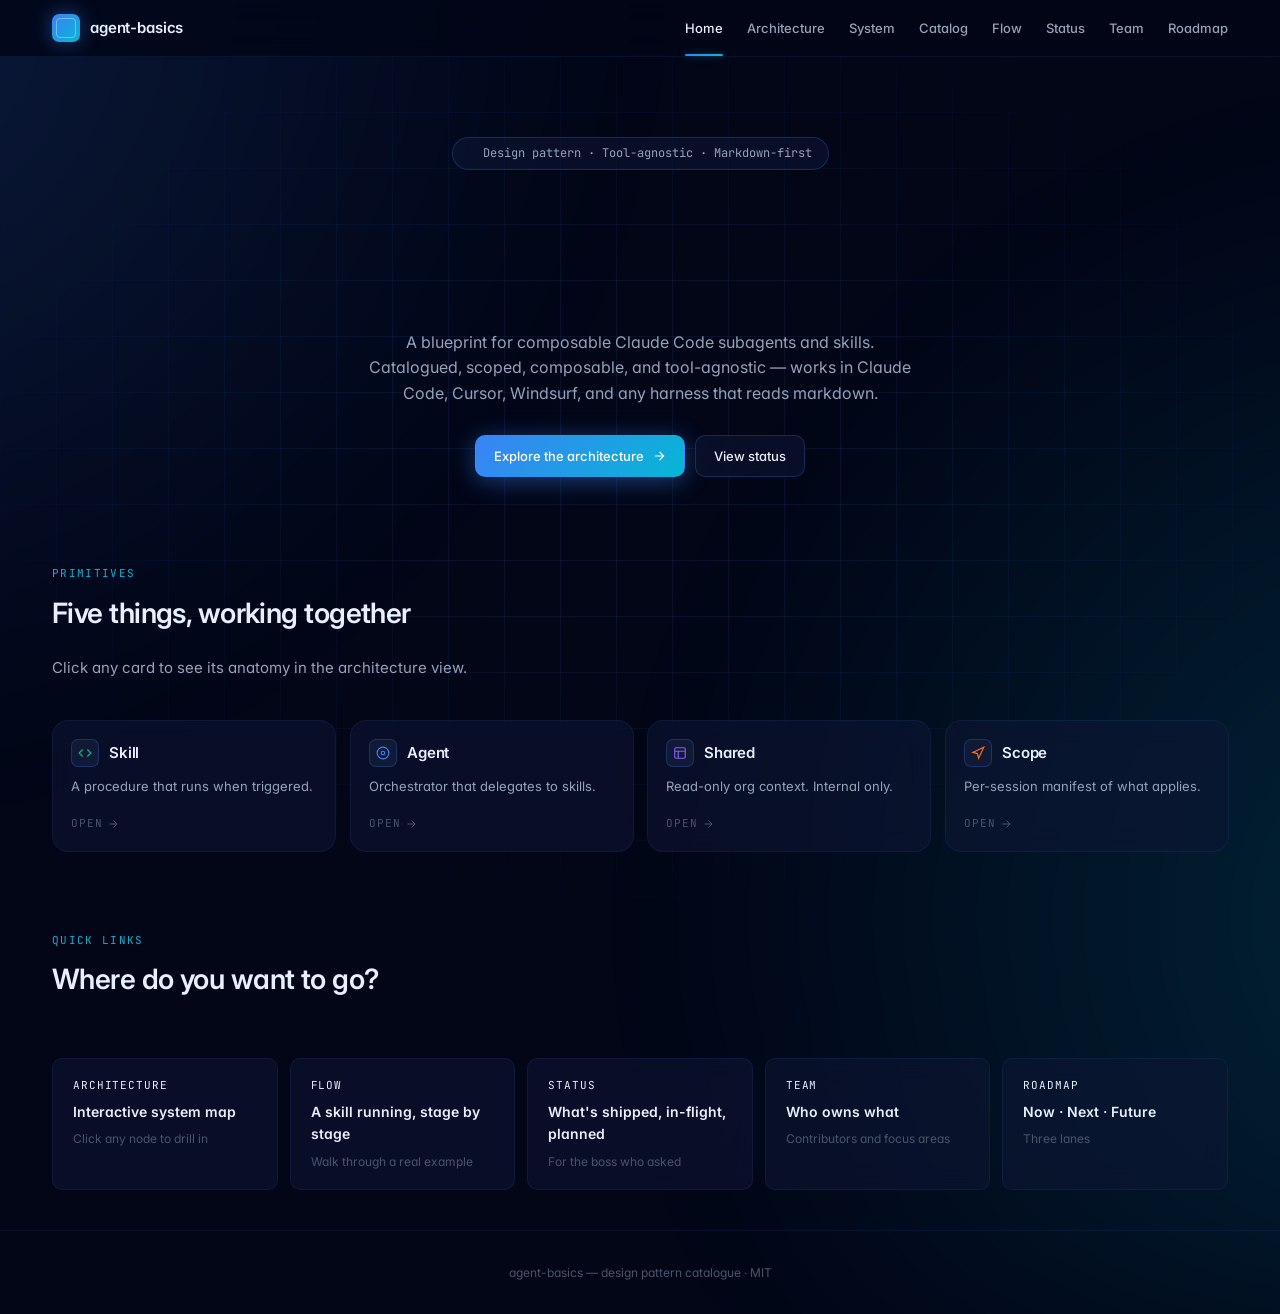
<file: docs/mockup/index.html>
<!DOCTYPE html>
<html lang="en">
<head>
<meta charset="UTF-8">
<meta name="viewport" content="width=device-width, initial-scale=1.0">
<title>Home — Agent + Skill Catalogue</title>
<link rel="preconnect" href="https://fonts.googleapis.com">
<link rel="preconnect" href="https://fonts.gstatic.com" crossorigin>
<link href="https://fonts.googleapis.com/css2?family=Inter:wght@300;400;500;600;700&family=JetBrains+Mono:wght@400;500;600&display=swap" rel="stylesheet">
<link rel="stylesheet" href="style.css">
<link rel="stylesheet" href="https://unpkg.com/aos@2.3.4/dist/aos.css">
<style>
.hero {
  text-align: center;
  padding: 80px 32px 48px;
  max-width: 900px;
  margin: 0 auto;
}
.hero-tag {
  display: inline-flex;
  align-items: center;
  gap: 8px;
  padding: 6px 16px;
  background: var(--bg-glass);
  border: 1px solid var(--border-medium);
  border-radius: 100px;
  font-size: 12px;
  color: var(--text-secondary);
  font-family: 'JetBrains Mono', monospace;
  margin-bottom: 24px;
}
.hero-tag-dot {
  width: 6px; height: 6px;
  border-radius: 50%;
  background: var(--accent-cyan);
  box-shadow: 0 0 8px var(--accent-cyan);
  animation: pulse 2s ease-in-out infinite;
}
.hero h1 {
  font-size: clamp(36px, 5vw, 56px);
  font-weight: 700;
  line-height: 1.05;
  letter-spacing: -0.03em;
  margin-bottom: 18px;
  background: linear-gradient(120deg, #eaecff 0%, var(--accent-violet) 50%, var(--accent-cyan) 100%);
  -webkit-background-clip: text;
  background-clip: text;
  color: transparent;
}
.hero-sub {
  font-size: 16px;
  color: var(--text-secondary);
  max-width: 560px;
  margin: 0 auto 28px;
}
.btn-row { display: flex; gap: 10px; justify-content: center; flex-wrap: wrap; }

.shortcuts {
  margin-top: 48px;
  display: grid;
  grid-template-columns: repeat(auto-fit, minmax(220px, 1fr));
  gap: 12px;
}
.shortcut {
  background: var(--bg-glass);
  backdrop-filter: blur(12px);
  border: 1px solid var(--border-subtle);
  border-radius: var(--radius-md);
  padding: 18px 20px;
  text-decoration: none;
  color: var(--text-primary);
  display: flex;
  flex-direction: column;
  gap: 6px;
  transition: all 0.2s ease;
}
.shortcut:hover {
  border-color: var(--border-medium);
  background: var(--bg-elevated);
  color: var(--text-primary);
}
.shortcut-eyebrow {
  font-family: 'JetBrains Mono', monospace;
  font-size: 11px;
  color: var(--accent-cyan);
  letter-spacing: 0.08em;
  text-transform: uppercase;
}
.shortcut-title {
  font-size: 14px;
  font-weight: 600;
}
.shortcut-detail {
  font-size: 12px;
  color: var(--text-muted);
}
</style>
</head>
<body>

<nav class="nav">
  <div class="nav-inner">
    <a class="logo" href="index.html">
      <span class="logo-mark"></span>
      <span>agent-basics</span>
    </a>
    <ul class="nav-links">
      <li><a href="index.html" class="active">Home</a></li>
      <li><a href="architecture.html">Architecture</a></li>
      <li><a href="system.html">System</a></li>
      <li><a href="catalog.html">Catalog</a></li>
      <li><a href="flow.html">Flow</a></li>
      <li><a href="status.html">Status</a></li>
      <li><a href="team.html">Team</a></li>
      <li><a href="roadmap.html">Roadmap</a></li>
    </ul>
  </div>
</nav>

<main>

<section class="hero">
  <div class="hero-tag">
    <span class="hero-tag-dot"></span>
    <span>Design pattern · Tool-agnostic · Markdown-first</span>
  </div>
  <h1>Build agents and skills that scale with your team.</h1>
  <p class="hero-sub">A blueprint for composable Claude Code subagents and skills. Catalogued, scoped, composable, and tool-agnostic — works in Claude Code, Cursor, Windsurf, and any harness that reads markdown.</p>
  <div class="btn-row">
    <a class="btn btn-primary" href="architecture.html">
      Explore the architecture
      <svg width="14" height="14" viewBox="0 0 24 24" fill="none" stroke="currentColor" stroke-width="2"><path d="M5 12h14M13 5l7 7-7 7"/></svg>
    </a>
    <a class="btn btn-ghost" href="status.html">View status</a>
  </div>
</section>

<section class="page page-tight">
  <div class="page-head">
    <span class="eyebrow">Primitives</span>
    <h2 class="section-title">Five things, working together</h2>
    <p class="lede">Click any card to see its anatomy in the architecture view.</p>
  </div>

  <div class="concept-grid">

    <a data-aos="fade-up" class="concept concept-skill" href="architecture.html#skill">
      <div class="concept-head">
        <span class="concept-icon">
          <svg width="14" height="14" viewBox="0 0 24 24" fill="none" stroke="currentColor" stroke-width="2"><polyline points="16 18 22 12 16 6"/><polyline points="8 6 2 12 8 18"/></svg>
        </span>
        <span class="concept-name">Skill</span>
      </div>
      <p class="concept-tagline">A procedure that runs when triggered.</p>
      <span class="concept-cta">
        <span>Open</span>
        <svg width="12" height="12" viewBox="0 0 24 24" fill="none" stroke="currentColor" stroke-width="2"><path d="M5 12h14M13 5l7 7-7 7"/></svg>
      </span>
    </a>

    <a data-aos="fade-up" data-aos-delay="80" class="concept concept-agent" href="architecture.html#agent">
      <div class="concept-head">
        <span class="concept-icon">
          <svg width="14" height="14" viewBox="0 0 24 24" fill="none" stroke="currentColor" stroke-width="2"><circle cx="12" cy="12" r="10"/><circle cx="12" cy="12" r="3"/></svg>
        </span>
        <span class="concept-name">Agent</span>
      </div>
      <p class="concept-tagline">Orchestrator that delegates to skills.</p>
      <span class="concept-cta">
        <span>Open</span>
        <svg width="12" height="12" viewBox="0 0 24 24" fill="none" stroke="currentColor" stroke-width="2"><path d="M5 12h14M13 5l7 7-7 7"/></svg>
      </span>
    </a>

    <a data-aos="fade-up" data-aos-delay="160" class="concept concept-shared" href="architecture.html#shared">
      <div class="concept-head">
        <span class="concept-icon">
          <svg width="14" height="14" viewBox="0 0 24 24" fill="none" stroke="currentColor" stroke-width="2"><rect x="3" y="3" width="18" height="18" rx="2"/><path d="M3 9h18M9 21V9"/></svg>
        </span>
        <span class="concept-name">Shared</span>
      </div>
      <p class="concept-tagline">Read-only org context. Internal only.</p>
      <span class="concept-cta">
        <span>Open</span>
        <svg width="12" height="12" viewBox="0 0 24 24" fill="none" stroke="currentColor" stroke-width="2"><path d="M5 12h14M13 5l7 7-7 7"/></svg>
      </span>
    </a>

    <a data-aos="fade-up" data-aos-delay="240" class="concept concept-scope" href="architecture.html#scope">
      <div class="concept-head">
        <span class="concept-icon">
          <svg width="14" height="14" viewBox="0 0 24 24" fill="none" stroke="currentColor" stroke-width="2"><polygon points="3 11 22 2 13 21 11 13 3 11"/></svg>
        </span>
        <span class="concept-name">Scope</span>
      </div>
      <p class="concept-tagline">Per-session manifest of what applies.</p>
      <span class="concept-cta">
        <span>Open</span>
        <svg width="12" height="12" viewBox="0 0 24 24" fill="none" stroke="currentColor" stroke-width="2"><path d="M5 12h14M13 5l7 7-7 7"/></svg>
      </span>
    </a>

  </div>
</section>

<section class="page page-tight">
  <div class="page-head">
    <span class="eyebrow">Quick links</span>
    <h2 class="section-title">Where do you want to go?</h2>
  </div>

  <div class="shortcuts">
    <a class="shortcut" href="architecture.html">
      <span class="shortcut-eyebrow">Architecture</span>
      <span class="shortcut-title">Interactive system map</span>
      <span class="shortcut-detail">Click any node to drill in</span>
    </a>
    <a class="shortcut" href="flow.html">
      <span class="shortcut-eyebrow">Flow</span>
      <span class="shortcut-title">A skill running, stage by stage</span>
      <span class="shortcut-detail">Walk through a real example</span>
    </a>
    <a class="shortcut" href="status.html">
      <span class="shortcut-eyebrow">Status</span>
      <span class="shortcut-title">What's shipped, in-flight, planned</span>
      <span class="shortcut-detail">For the boss who asked</span>
    </a>
    <a class="shortcut" href="team.html">
      <span class="shortcut-eyebrow">Team</span>
      <span class="shortcut-title">Who owns what</span>
      <span class="shortcut-detail">Contributors and focus areas</span>
    </a>
    <a class="shortcut" href="roadmap.html">
      <span class="shortcut-eyebrow">Roadmap</span>
      <span class="shortcut-title">Now · Next · Future</span>
      <span class="shortcut-detail">Three lanes</span>
    </a>
  </div>
</section>

</main>

<footer>agent-basics — design pattern catalogue · MIT</footer>

<script src="https://unpkg.com/aos@2.3.4/dist/aos.js"></script>
<script>AOS.init({duration:600, once:true, offset:60});</script>
</body>
</html>
</file>
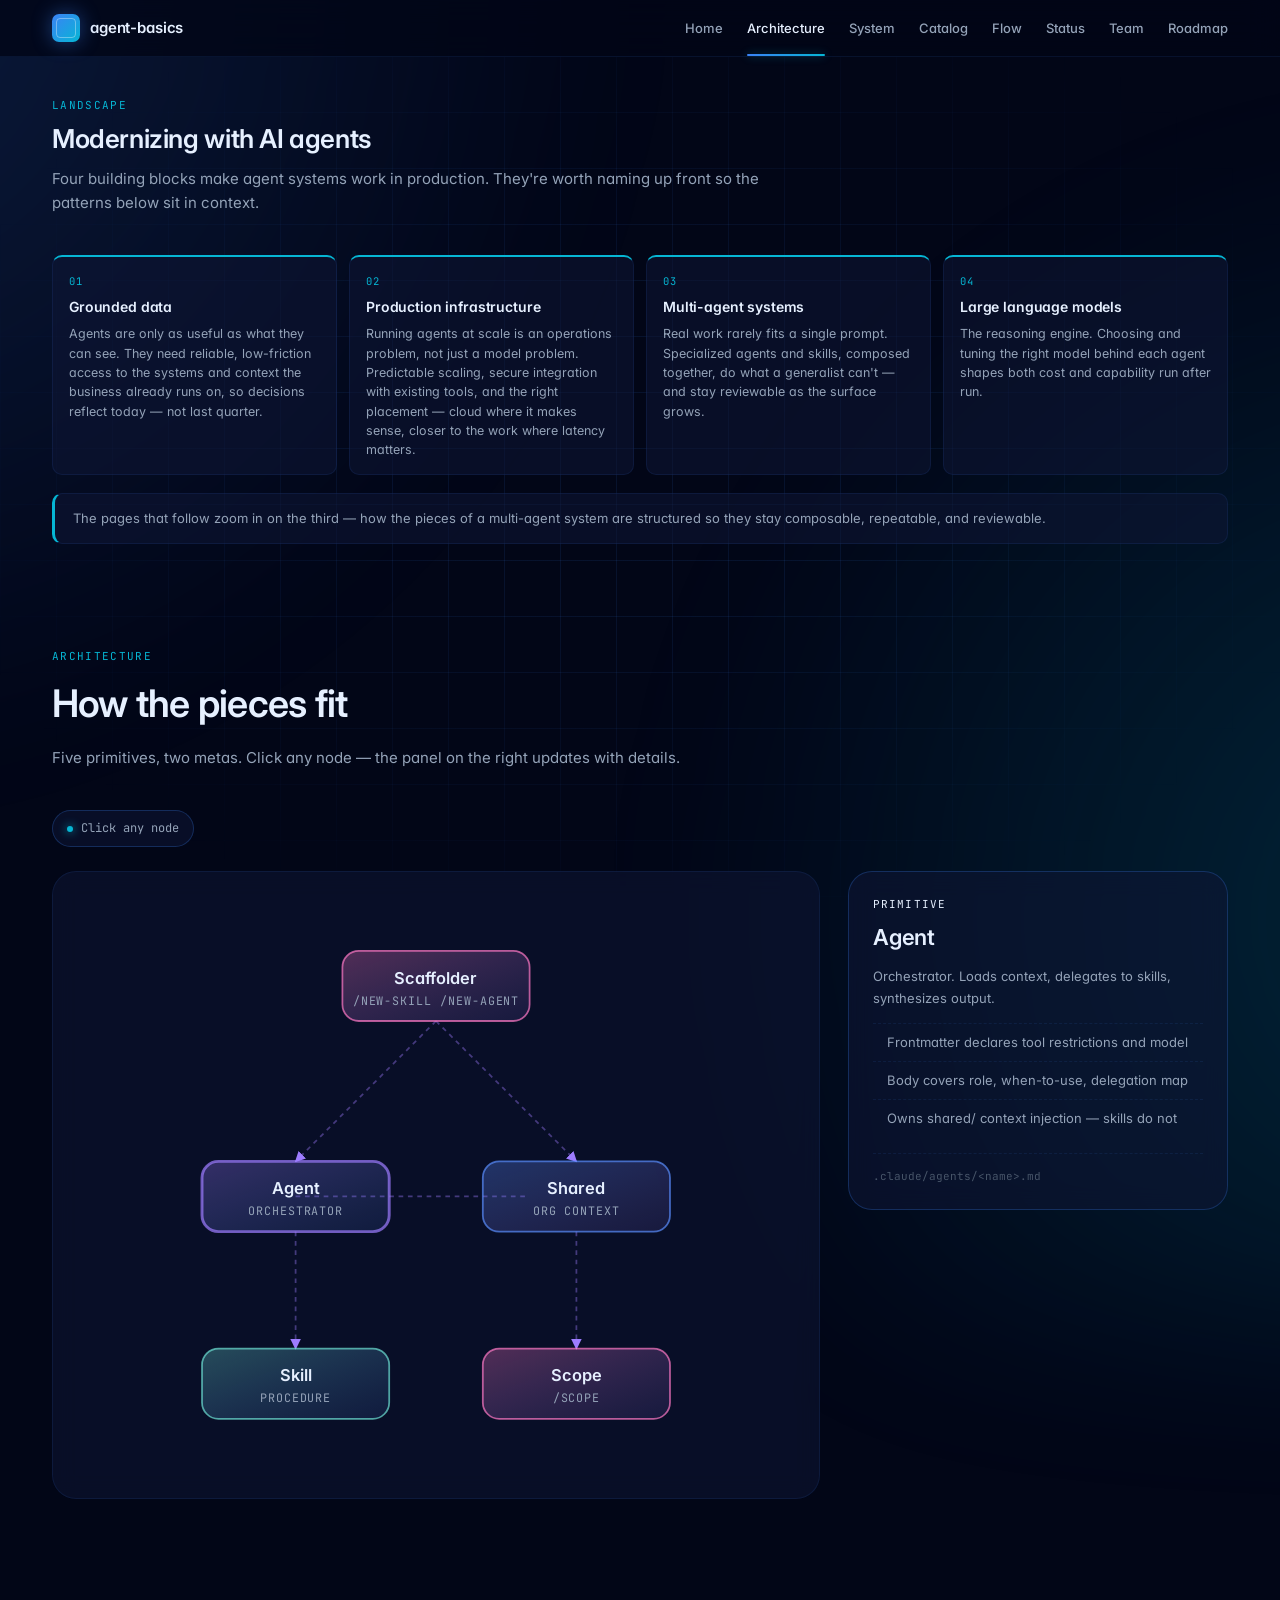
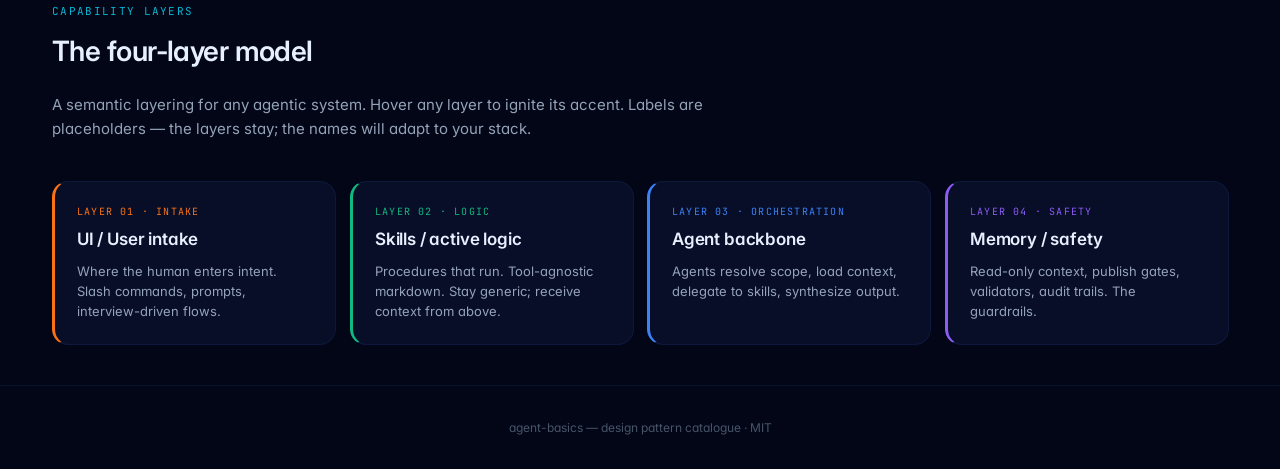
<file: docs/mockup/architecture.html>
<!DOCTYPE html>
<html lang="en">
<head>
<meta charset="UTF-8">
<meta name="viewport" content="width=device-width, initial-scale=1.0">
<title>Architecture — Agent + Skill Catalogue</title>
<link rel="preconnect" href="https://fonts.googleapis.com">
<link rel="preconnect" href="https://fonts.gstatic.com" crossorigin>
<link href="https://fonts.googleapis.com/css2?family=Inter:wght@300;400;500;600;700&family=JetBrains+Mono:wght@400;500;600&display=swap" rel="stylesheet">
<link rel="stylesheet" href="style.css">
<link rel="stylesheet" href="https://unpkg.com/aos@2.3.4/dist/aos.css">
<style>
.arch-stage {
  display: grid;
  grid-template-columns: 1fr 380px;
  gap: 28px;
  align-items: start;
}
@media (max-width: 900px) { .arch-stage { grid-template-columns: 1fr; } }

.arch-canvas {
  position: relative;
  background: var(--bg-glass);
  backdrop-filter: blur(12px);
  border: 1px solid var(--border-subtle);
  border-radius: var(--radius-xl);
  padding: 32px;
  min-height: 460px;
}
.arch-svg {
  width: 100%;
  height: auto;
  display: block;
}
.arch-node {
  cursor: pointer;
}
.node-bg {
  transition: filter 0.2s ease, stroke-width 0.2s ease;
}
.arch-node:hover .node-bg {
  filter: drop-shadow(0 0 12px var(--accent-violet));
  stroke-width: 2.5;
}
.arch-node.active .node-bg {
  filter: drop-shadow(0 0 18px var(--accent-violet));
  stroke-width: 2.5;
}
.node-label {
  font-family: 'Inter', sans-serif;
  font-weight: 600;
  font-size: 14px;
  fill: var(--text-primary);
  text-anchor: middle;
  pointer-events: none;
}
.node-sub {
  font-family: 'JetBrains Mono', monospace;
  font-size: 10px;
  fill: var(--text-secondary);
  text-anchor: middle;
  pointer-events: none;
  text-transform: uppercase;
  letter-spacing: 0.08em;
}
.click-pulse {
  pointer-events: none;
}
.click-pulse circle {
  fill: none;
  stroke: var(--accent-violet);
  stroke-width: 2;
  animation: pulse-ring 2.5s ease-out infinite;
  opacity: 0;
}
@keyframes pulse-ring {
  0%   { r: 16; opacity: 0.6; }
  100% { r: 36; opacity: 0; }
}

.arch-detail {
  background: var(--bg-glass);
  backdrop-filter: blur(12px);
  border: 1px solid var(--border-medium);
  border-radius: var(--radius-xl);
  padding: 24px;
  position: sticky;
  top: 80px;
}
.arch-detail-eyebrow {
  font-family: 'JetBrains Mono', monospace;
  font-size: 11px;
  color: var(--accent-cyan);
  text-transform: uppercase;
  letter-spacing: 0.1em;
  margin-bottom: 6px;
}
.arch-detail h3 {
  font-size: 22px;
  font-weight: 600;
  margin-bottom: 10px;
  letter-spacing: -0.01em;
}
.arch-detail p {
  color: var(--text-secondary);
  font-size: 13px;
  line-height: 1.7;
  margin-bottom: 14px;
}
.arch-detail ul {
  list-style: none;
}
.arch-detail li {
  padding: 8px 0;
  border-top: 1px dashed var(--border-subtle);
  font-size: 13px;
  color: var(--text-secondary);
  display: flex;
  gap: 10px;
}
.arch-detail li::before {
  content: '';
  width: 4px; height: 4px;
  border-radius: 50%;
  background: var(--accent-cyan);
  margin-top: 8px;
  flex-shrink: 0;
}
.arch-detail-foot {
  margin-top: 16px;
  padding-top: 14px;
  border-top: 1px dashed var(--border-subtle);
  font-family: 'JetBrains Mono', monospace;
  font-size: 11px;
  color: var(--text-muted);
}

/* Landscape pillars — informational framing band */
.h-page-tight {
  font-size: clamp(20px, 2.4vw, 26px);
  font-weight: 600;
  letter-spacing: -0.015em;
  line-height: 1.25;
}
.pillar-grid {
  margin-top: 22px;
  display: grid;
  grid-template-columns: repeat(4, 1fr);
  gap: 12px;
}
@media (max-width: 900px) { .pillar-grid { grid-template-columns: repeat(2, 1fr); } }
@media (max-width: 520px) { .pillar-grid { grid-template-columns: 1fr; } }

.pillar-card {
  background: var(--bg-glass);
  backdrop-filter: blur(12px);
  border: 1px solid var(--border-subtle);
  border-top: 2px solid var(--cyber-cyan);
  border-radius: var(--radius-md);
  padding: 16px 16px 14px;
  display: flex; flex-direction: column; gap: 6px;
  transition: border-color 0.2s ease, transform 0.2s ease;
}
.pillar-card:hover {
  transform: translateY(-2px);
  border-color: var(--border-medium);
}
.pillar-num {
  font-family: 'JetBrains Mono', monospace;
  font-size: 10.5px;
  letter-spacing: 0.14em;
  color: var(--cyber-cyan);
}
.pillar-title {
  font-size: 14px;
  font-weight: 600;
  letter-spacing: -0.01em;
  color: var(--text-primary);
}
.pillar-body {
  font-size: 12.5px;
  color: var(--text-secondary);
  line-height: 1.55;
}
.pillar-bridge {
  margin-top: 18px;
  padding: 14px 18px;
  background: var(--bg-glass);
  border: 1px solid var(--border-subtle);
  border-left: 3px solid var(--cyber-cyan);
  border-radius: var(--radius-md);
  font-size: 13px;
  color: var(--text-secondary);
  line-height: 1.6;
}
</style>
</head>
<body>

<nav class="nav">
  <div class="nav-inner">
    <a class="logo" href="index.html">
      <span class="logo-mark"></span>
      <span>agent-basics</span>
    </a>
    <ul class="nav-links">
      <li><a href="index.html">Home</a></li>
      <li><a href="architecture.html" class="active">Architecture</a></li>
      <li><a href="system.html">System</a></li>
      <li><a href="catalog.html">Catalog</a></li>
      <li><a href="flow.html">Flow</a></li>
      <li><a href="status.html">Status</a></li>
      <li><a href="team.html">Team</a></li>
      <li><a href="roadmap.html">Roadmap</a></li>
    </ul>
  </div>
</nav>

<main>

<section class="page page-tight">
  <div class="page-head" data-aos="fade-up">
    <span class="eyebrow">Landscape</span>
    <h1 class="h-page-tight">Modernizing with AI agents</h1>
    <p class="lede">Four building blocks make agent systems work in production. They're worth naming up front so the patterns below sit in context.</p>
  </div>

  <div class="pillar-grid" data-aos="fade-up" data-aos-delay="60">

    <div class="pillar-card">
      <div class="pillar-num">01</div>
      <div class="pillar-title">Grounded data</div>
      <div class="pillar-body">Agents are only as useful as what they can see. They need reliable, low-friction access to the systems and context the business already runs on, so decisions reflect today — not last quarter.</div>
    </div>

    <div class="pillar-card">
      <div class="pillar-num">02</div>
      <div class="pillar-title">Production infrastructure</div>
      <div class="pillar-body">Running agents at scale is an operations problem, not just a model problem. Predictable scaling, secure integration with existing tools, and the right placement — cloud where it makes sense, closer to the work where latency matters.</div>
    </div>

    <div class="pillar-card">
      <div class="pillar-num">03</div>
      <div class="pillar-title">Multi-agent systems</div>
      <div class="pillar-body">Real work rarely fits a single prompt. Specialized agents and skills, composed together, do what a generalist can't — and stay reviewable as the surface grows.</div>
    </div>

    <div class="pillar-card">
      <div class="pillar-num">04</div>
      <div class="pillar-title">Large language models</div>
      <div class="pillar-body">The reasoning engine. Choosing and tuning the right model behind each agent shapes both cost and capability run after run.</div>
    </div>

  </div>

  <p class="pillar-bridge" data-aos="fade-up" data-aos-delay="120">The pages that follow zoom in on the third — how the pieces of a multi-agent system are structured so they stay composable, repeatable, and reviewable.</p>
</section>

<section class="page">
  <div class="page-head">
    <span class="eyebrow">Architecture</span>
    <h1 class="h-page">How the pieces fit</h1>
    <p class="lede">Five primitives, two metas. Click any node — the panel on the right updates with details.</p>
  </div>

  <div class="hint">
    <span class="hint-dot"></span>
    <span>Click any node</span>
  </div>

  <div class="arch-stage">
    <div class="arch-canvas">
      <svg class="arch-svg" viewBox="0 0 600 480" xmlns="http://www.w3.org/2000/svg">
        <defs>
          <linearGradient id="gradViolet" x1="0%" y1="0%" x2="100%" y2="100%">
            <stop offset="0%" stop-color="#9d7cff" stop-opacity="0.30"/>
            <stop offset="100%" stop-color="#5a8fff" stop-opacity="0.10"/>
          </linearGradient>
          <linearGradient id="gradCyan" x1="0%" y1="0%" x2="100%" y2="100%">
            <stop offset="0%" stop-color="#6de1d4" stop-opacity="0.30"/>
            <stop offset="100%" stop-color="#5a8fff" stop-opacity="0.10"/>
          </linearGradient>
          <linearGradient id="gradBlue" x1="0%" y1="0%" x2="100%" y2="100%">
            <stop offset="0%" stop-color="#5a8fff" stop-opacity="0.30"/>
            <stop offset="100%" stop-color="#9d7cff" stop-opacity="0.10"/>
          </linearGradient>
          <linearGradient id="gradMagenta" x1="0%" y1="0%" x2="100%" y2="100%">
            <stop offset="0%" stop-color="#ff79c6" stop-opacity="0.30"/>
            <stop offset="100%" stop-color="#9d7cff" stop-opacity="0.10"/>
          </linearGradient>
          <marker id="arrow" viewBox="0 0 10 10" refX="9" refY="5" markerWidth="6" markerHeight="6" orient="auto-start-reverse">
            <path d="M0,0 L10,5 L0,10 z" fill="#9d7cff"/>
          </marker>
        </defs>

        <g stroke="#9d7cff" stroke-width="1.5" stroke-opacity="0.4" stroke-dasharray="4 4" fill="none">
          <line x1="300" y1="100" x2="180" y2="220" marker-end="url(#arrow)"/>
          <line x1="300" y1="100" x2="420" y2="220" marker-end="url(#arrow)"/>
          <line x1="180" y1="280" x2="180" y2="380" marker-end="url(#arrow)"/>
          <line x1="420" y1="280" x2="420" y2="380" marker-end="url(#arrow)"/>
          <line x1="180" y1="250" x2="380" y2="250"/>
        </g>

        <g class="arch-node" data-key="scaffolder" id="node-scaffolder">
          <rect class="node-bg" x="220" y="40" width="160" height="60" rx="14"
                fill="url(#gradMagenta)" stroke="#ff79c6" stroke-width="1.5" stroke-opacity="0.7"/>
          <text class="node-label" x="300" y="68">Scaffolder</text>
          <text class="node-sub" x="300" y="86">/new-skill /new-agent</text>
          <g class="click-pulse"><circle cx="300" cy="70"/></g>
        </g>

        <g class="arch-node" data-key="agent" id="node-agent">
          <rect class="node-bg" x="100" y="220" width="160" height="60" rx="14"
                fill="url(#gradViolet)" stroke="#9d7cff" stroke-width="1.5" stroke-opacity="0.7"/>
          <text class="node-label" x="180" y="248">Agent</text>
          <text class="node-sub" x="180" y="266">orchestrator</text>
          <g class="click-pulse"><circle cx="180" cy="250"/></g>
        </g>

        <g class="arch-node" data-key="skill" id="node-skill">
          <rect class="node-bg" x="100" y="380" width="160" height="60" rx="14"
                fill="url(#gradCyan)" stroke="#6de1d4" stroke-width="1.5" stroke-opacity="0.7"/>
          <text class="node-label" x="180" y="408">Skill</text>
          <text class="node-sub" x="180" y="426">procedure</text>
          <g class="click-pulse"><circle cx="180" cy="410"/></g>
        </g>

        <g class="arch-node" data-key="shared" id="node-shared">
          <rect class="node-bg" x="340" y="220" width="160" height="60" rx="14"
                fill="url(#gradBlue)" stroke="#5a8fff" stroke-width="1.5" stroke-opacity="0.7"/>
          <text class="node-label" x="420" y="248">Shared</text>
          <text class="node-sub" x="420" y="266">org context</text>
          <g class="click-pulse"><circle cx="420" cy="250"/></g>
        </g>

        <g class="arch-node" data-key="scope" id="node-scope">
          <rect class="node-bg" x="340" y="380" width="160" height="60" rx="14"
                fill="url(#gradMagenta)" stroke="#ff79c6" stroke-width="1.5" stroke-opacity="0.7"/>
          <text class="node-label" x="420" y="408">Scope</text>
          <text class="node-sub" x="420" y="426">/scope</text>
          <g class="click-pulse"><circle cx="420" cy="410"/></g>
        </g>
      </svg>
    </div>

    <div class="arch-detail" id="archDetail">
      <div class="arch-detail-eyebrow" id="detailEyebrow">Primitive</div>
      <h3 id="detailTitle">Agent</h3>
      <p id="detailDesc">Orchestrator. Loads context, delegates to skills, synthesizes output.</p>
      <ul id="detailList"></ul>
      <div class="arch-detail-foot" id="detailPath"></div>
    </div>
  </div>
</section>

<section class="page page-tight">
  <div class="page-head" data-aos="fade-up">
    <span class="eyebrow">Capability layers</span>
    <h2 class="section-title">The four-layer model</h2>
    <p class="lede">A semantic layering for any agentic system. Hover any layer to ignite its accent. Labels are placeholders — the layers stay; the names will adapt to your stack.</p>
  </div>

  <div class="layer-grid" style="display:grid; grid-template-columns: repeat(4, 1fr); gap: 14px;">

    <div class="layer-box layer-intake" data-aos="fade-up">
      <div class="layer-eyebrow">Layer 01 · Intake</div>
      <h3 style="font-size:17px;font-weight:600;letter-spacing:-0.01em;margin-bottom:8px;">UI / User intake</h3>
      <p style="font-size:13px;color:var(--text-secondary);line-height:1.55;">Where the human enters intent. Slash commands, prompts, interview-driven flows.</p>
    </div>

    <div class="layer-box layer-logic" data-aos="fade-up" data-aos-delay="100">
      <div class="layer-eyebrow">Layer 02 · Logic</div>
      <h3 style="font-size:17px;font-weight:600;letter-spacing:-0.01em;margin-bottom:8px;">Skills / active logic</h3>
      <p style="font-size:13px;color:var(--text-secondary);line-height:1.55;">Procedures that run. Tool-agnostic markdown. Stay generic; receive context from above.</p>
    </div>

    <div class="layer-box layer-orchestration" data-aos="fade-up" data-aos-delay="200">
      <div class="layer-eyebrow">Layer 03 · Orchestration</div>
      <h3 style="font-size:17px;font-weight:600;letter-spacing:-0.01em;margin-bottom:8px;">Agent backbone</h3>
      <p style="font-size:13px;color:var(--text-secondary);line-height:1.55;">Agents resolve scope, load context, delegate to skills, synthesize output.</p>
    </div>

    <div class="layer-box layer-safety" data-aos="fade-up" data-aos-delay="300">
      <div class="layer-eyebrow">Layer 04 · Safety</div>
      <h3 style="font-size:17px;font-weight:600;letter-spacing:-0.01em;margin-bottom:8px;">Memory / safety</h3>
      <p style="font-size:13px;color:var(--text-secondary);line-height:1.55;">Read-only context, publish gates, validators, audit trails. The guardrails.</p>
    </div>

  </div>

  <style>
    @media (max-width: 900px) { .layer-grid { grid-template-columns: repeat(2, 1fr) !important; } }
    @media (max-width: 520px) { .layer-grid { grid-template-columns: 1fr !important; } }
  </style>
</section>

</main>

<footer>agent-basics — design pattern catalogue · MIT</footer>

<script>
const nodeData = {
  skill: {
    eyebrow: 'Primitive',
    title: 'Skill',
    desc: 'A procedure that runs when triggered. Tool-agnostic markdown, self-contained.',
    items: [
      'Compact body (≤ 1k words) + optional references/',
      'Two shapes: procedural or interview-driven',
      'Stays generic — never reads shared/ directly'
    ],
    path: '.claude/skills/<name>/SKILL.md'
  },
  agent: {
    eyebrow: 'Primitive',
    title: 'Agent',
    desc: 'Orchestrator. Loads context, delegates to skills, synthesizes output.',
    items: [
      'Frontmatter declares tool restrictions and model',
      'Body covers role, when-to-use, delegation map',
      'Owns shared/ context injection — skills do not'
    ],
    path: '.claude/agents/<name>.md'
  },
  shared: {
    eyebrow: 'Primitive',
    title: 'Shared',
    desc: 'Read-only organizational context. Personas, archetypes, strategy, competitors.',
    items: [
      'Six-level hierarchy: company → org → portfolio → product → line → SKU',
      'Reusable atomic profiles: personas / archetypes / competitors',
      'Internal by policy — never publishes to the site'
    ],
    path: '.claude/shared/...'
  },
  scope: {
    eyebrow: 'Meta',
    title: 'Scope',
    desc: 'Per-session manifest of what context applies. Activity commands resolve the chain.',
    items: [
      'Set with /scope <path> at session start',
      'Walks parents from leaf to company root',
      'Per-activity filters: market-research, competitive-analysis, etc.',
      'State persists per-clone, gitignored'
    ],
    path: '/scope <path>'
  },
  scaffolder: {
    eyebrow: 'Meta',
    title: 'Scaffolder',
    desc: 'Interview-driven slash commands that produce blueprint-conformant entries.',
    items: [
      '/new-skill — scaffold a new skill from the interview',
      '/new-agent — scaffold a new agent from the interview',
      '/migrate-prompt — convert an existing prompt blob'
    ],
    path: '.claude/commands/'
  }
};

const detail = {
  eyebrow: document.getElementById('detailEyebrow'),
  title: document.getElementById('detailTitle'),
  desc: document.getElementById('detailDesc'),
  list: document.getElementById('detailList'),
  path: document.getElementById('detailPath')
};

function showDetail(key) {
  const d = nodeData[key];
  if (!d) return;
  detail.eyebrow.textContent = d.eyebrow;
  detail.title.textContent = d.title;
  detail.desc.textContent = d.desc;
  detail.list.innerHTML = d.items.map(i => `<li>${i}</li>`).join('');
  detail.path.textContent = d.path;
  document.querySelectorAll('.arch-node').forEach(n => n.classList.remove('active'));
  const node = document.querySelector(`.arch-node[data-key="${key}"]`);
  if (node) node.classList.add('active');
}

document.querySelectorAll('.arch-node').forEach(n => {
  n.addEventListener('click', () => showDetail(n.dataset.key));
});

// Deep-link via URL hash (e.g., architecture.html#agent)
const initial = (location.hash || '#agent').slice(1);
showDetail(initial);

window.addEventListener('hashchange', () => {
  showDetail(location.hash.slice(1));
});
</script>

<script src="https://unpkg.com/aos@2.3.4/dist/aos.js"></script>
<script>AOS.init({duration:600, once:true, offset:60});</script>
</body>
</html>
</file>
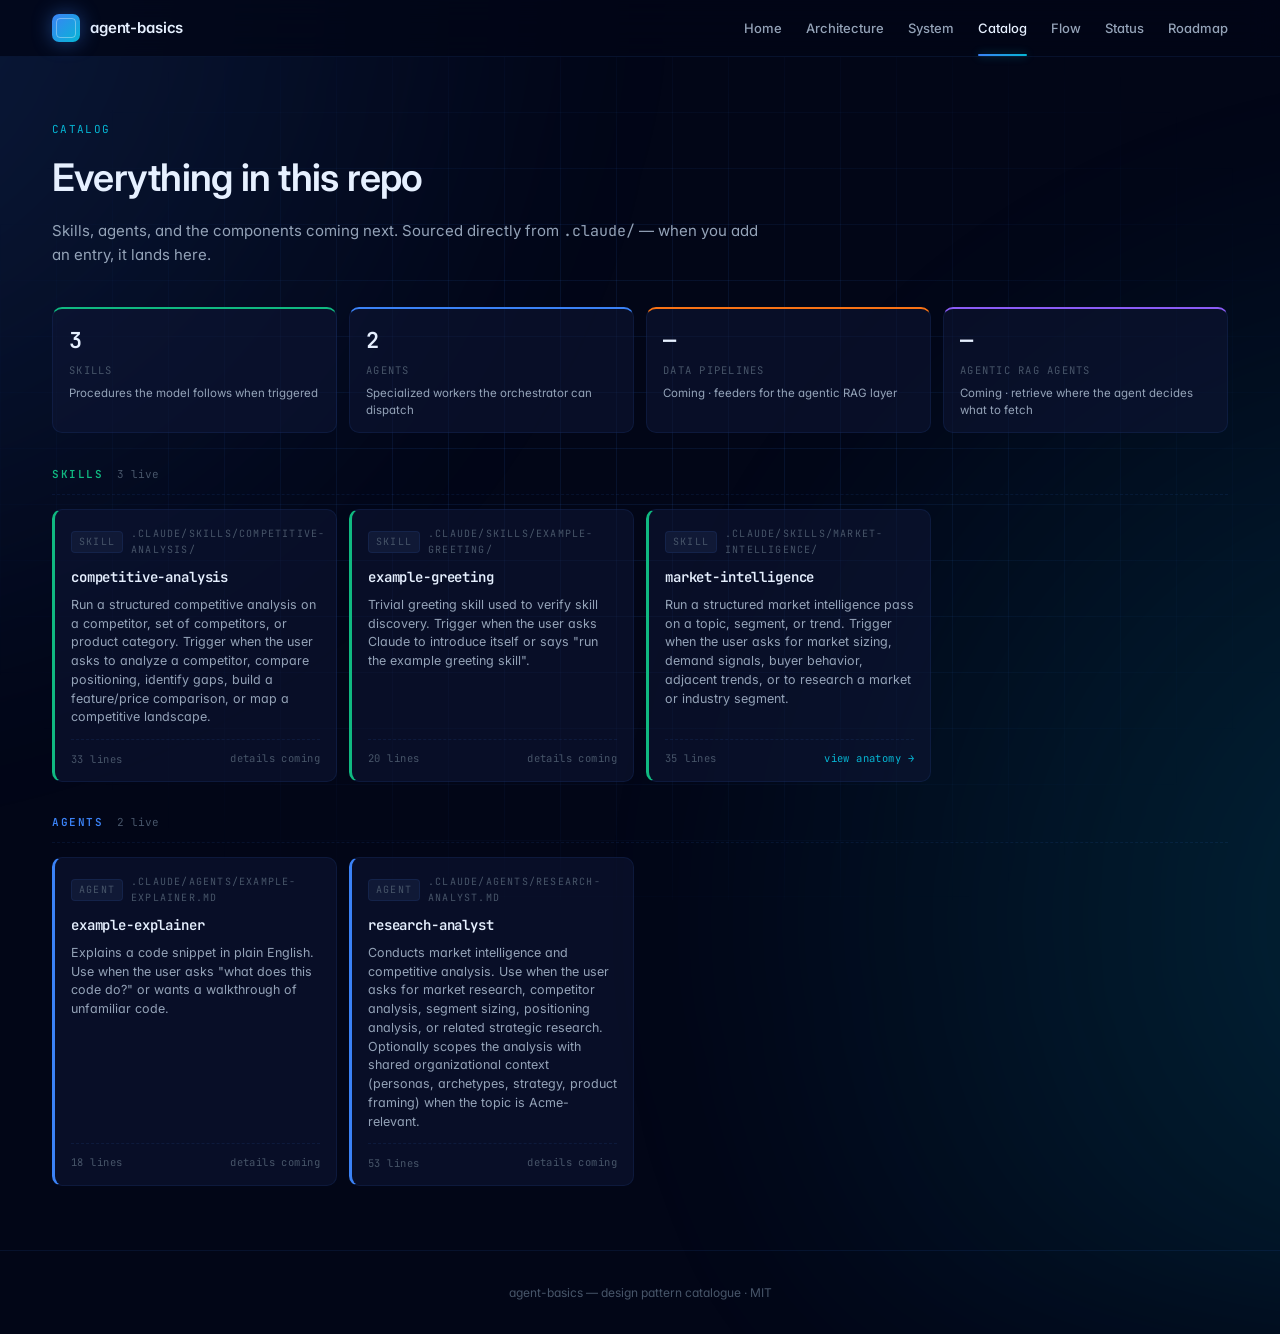
<file: docs/mockup/catalog.html>
<!DOCTYPE html>
<!-- Generated from .claude/ frontmatter — edit SKILL.md / agent .md, not this file. -->
<html lang="en">
<head>
<meta charset="UTF-8">
<meta name="viewport" content="width=device-width, initial-scale=1.0">
<title>Catalog — Agent + Skill Catalogue</title>
<link rel="preconnect" href="https://fonts.googleapis.com">
<link rel="preconnect" href="https://fonts.gstatic.com" crossorigin>
<link href="https://fonts.googleapis.com/css2?family=Inter:wght@300;400;500;600;700&family=JetBrains+Mono:wght@400;500;600&display=swap" rel="stylesheet">
<link rel="stylesheet" href="style.css">
<link rel="stylesheet" href="https://unpkg.com/aos@2.3.4/dist/aos.css">
<style>
.cat-summary {
  display: grid;
  grid-template-columns: repeat(4, 1fr);
  gap: 12px;
  margin-top: 22px;
}
@media (max-width: 800px) { .cat-summary { grid-template-columns: repeat(2, 1fr); } }

.cat-summary-tile {
  background: var(--bg-glass);
  border: 1px solid var(--border-subtle);
  border-radius: var(--radius-md);
  padding: 14px 16px;
}
.cat-summary-tile.t-skills { border-top: 2px solid var(--layer-logic); }
.cat-summary-tile.t-agents { border-top: 2px solid var(--cyber-blue); }
.cat-summary-tile.t-data   { border-top: 2px solid var(--layer-intake); }
.cat-summary-tile.t-rag    { border-top: 2px solid var(--layer-safety); }

.cat-summary-num {
  font-family: 'JetBrains Mono', monospace;
  font-size: 22px;
  font-weight: 600;
  color: var(--text-primary);
  letter-spacing: -0.01em;
}
.cat-summary-label {
  font-family: 'JetBrains Mono', monospace;
  font-size: 10.5px;
  color: var(--text-muted);
  text-transform: uppercase;
  letter-spacing: 0.12em;
  margin-top: 4px;
}
.cat-summary-sub {
  font-size: 11.5px;
  color: var(--text-secondary);
  margin-top: 6px;
  line-height: 1.45;
}

.cat-section { margin-top: 32px; }
.cat-section-head {
  display: flex; align-items: baseline; gap: 14px;
  margin-bottom: 14px;
  padding-bottom: 10px;
  border-bottom: 1px dashed var(--border-subtle);
}
.cat-section-eyebrow {
  font-family: 'JetBrains Mono', monospace;
  font-size: 11px;
  text-transform: uppercase;
  letter-spacing: 0.14em;
  font-weight: 600;
}
.cat-section.s-skills .cat-section-eyebrow { color: var(--layer-logic); }
.cat-section.s-agents .cat-section-eyebrow { color: var(--cyber-blue); }
.cat-section.s-planned .cat-section-eyebrow { color: var(--text-muted); }
.cat-section-count {
  font-family: 'JetBrains Mono', monospace;
  font-size: 11px;
  color: var(--text-muted);
}

.cat-grid {
  display: grid;
  grid-template-columns: repeat(auto-fill, minmax(280px, 1fr));
  gap: 12px;
}

.cat-card {
  background: var(--bg-glass);
  backdrop-filter: blur(12px);
  border: 1px solid var(--border-subtle);
  border-left: 3px solid var(--cyber-cyan);
  border-radius: var(--radius-md);
  padding: 16px 16px 14px;
  display: flex; flex-direction: column; gap: 8px;
  transition: all 0.2s ease;
  text-decoration: none;
  color: inherit;
}
.cat-card:hover {
  transform: translateY(-2px);
  border-color: var(--border-medium);
}

.cat-section.s-skills  .cat-card { border-left-color: var(--layer-logic); }
.cat-section.s-skills  .cat-card:hover { box-shadow: 0 6px 24px var(--glow-emerald); }
.cat-section.s-agents  .cat-card { border-left-color: var(--cyber-blue); }
.cat-section.s-agents  .cat-card:hover { box-shadow: 0 6px 24px var(--glow-blue); }
.cat-section.s-planned .cat-card { border-left-color: var(--text-muted); opacity: 0.7; }

.cat-card-head {
  display: flex; align-items: center; gap: 8px;
  font-family: 'JetBrains Mono', monospace;
  font-size: 10px;
  letter-spacing: 0.12em;
  text-transform: uppercase;
  color: var(--text-muted);
}
.cat-card-type {
  padding: 2px 7px;
  border: 1px solid var(--border-subtle);
  border-radius: 4px;
  background: var(--bg-elevated);
}
.cat-card-name {
  font-size: 14px;
  font-weight: 600;
  letter-spacing: -0.01em;
  color: var(--text-primary);
  font-family: 'JetBrains Mono', monospace;
}
.cat-card-desc {
  font-size: 12.5px;
  color: var(--text-secondary);
  line-height: 1.5;
  flex-grow: 1;
}
.cat-card-foot {
  margin-top: 4px;
  padding-top: 10px;
  border-top: 1px dashed var(--border-subtle);
  display: flex; justify-content: space-between; align-items: center;
  font-family: 'JetBrains Mono', monospace;
  font-size: 10.5px;
  color: var(--text-muted);
  letter-spacing: 0.04em;
}
.cat-card-detail-link {
  color: var(--cyber-cyan);
}
.cat-card.no-detail .cat-card-detail-link {
  color: var(--text-muted);
}

</style>
</head>
<body>

<nav class="nav">
  <div class="nav-inner">
    <a class="logo" href="index.html"><span class="logo-mark"></span><span>agent-basics</span></a>
    <ul class="nav-links">
      <li><a href="index.html">Home</a></li>
      <li><a href="architecture.html">Architecture</a></li>
      <li><a href="system.html">System</a></li>
      <li><a href="catalog.html" class="active">Catalog</a></li>
      <li><a href="flow.html">Flow</a></li>
      <li><a href="status.html">Status</a></li>
      <li><a href="roadmap.html">Roadmap</a></li>
    </ul>
  </div>
</nav>

<main>

<section class="page">
  <div class="page-head" data-aos="fade-up">
    <span class="eyebrow">Catalog</span>
    <h1 class="h-page">Everything in this repo</h1>
    <p class="lede">Skills, agents, and the components coming next. Sourced directly from <code>.claude/</code> — when you add an entry, it lands here.</p>
  </div>

  <div class="cat-summary" data-aos="fade-up" data-aos-delay="40">
    <div class="cat-summary-tile t-skills">
      <div class="cat-summary-num">3</div>
      <div class="cat-summary-label">Skills</div>
      <div class="cat-summary-sub">Procedures the model follows when triggered</div>
    </div>
    <div class="cat-summary-tile t-agents">
      <div class="cat-summary-num">2</div>
      <div class="cat-summary-label">Agents</div>
      <div class="cat-summary-sub">Specialized workers the orchestrator can dispatch</div>
    </div>
    <div class="cat-summary-tile t-data">
      <div class="cat-summary-num">—</div>
      <div class="cat-summary-label">Data pipelines</div>
      <div class="cat-summary-sub">Coming · feeders for the agentic RAG layer</div>
    </div>
    <div class="cat-summary-tile t-rag">
      <div class="cat-summary-num">—</div>
      <div class="cat-summary-label">Agentic RAG agents</div>
      <div class="cat-summary-sub">Coming · retrieve where the agent decides what to fetch</div>
    </div>
  </div>
  <div class="cat-section s-skills" data-aos="fade-up" data-aos-delay="80">
    <div class="cat-section-head">
      <div class="cat-section-eyebrow">Skills</div>
      <div class="cat-section-count">3 live</div>
    </div>
    <div class="cat-grid">
      <a class="cat-card no-detail"
         href="#" onclick="return false;">
        <div class="cat-card-head">
          <span class="cat-card-type">skill</span>
          <span>.claude/skills/competitive-analysis/</span>
        </div>
        <div class="cat-card-name">competitive-analysis</div>
        <div class="cat-card-desc">Run a structured competitive analysis on a competitor, set of competitors, or product category. Trigger when the user asks to analyze a competitor, compare positioning, identify gaps, build a feature/price comparison, or map a competitive landscape.</div>
        <div class="cat-card-foot">
          <span>33 lines</span>
          <span class="cat-card-detail-link">details coming</span>
        </div>
      </a>
      <a class="cat-card no-detail"
         href="#" onclick="return false;">
        <div class="cat-card-head">
          <span class="cat-card-type">skill</span>
          <span>.claude/skills/example-greeting/</span>
        </div>
        <div class="cat-card-name">example-greeting</div>
        <div class="cat-card-desc">Trivial greeting skill used to verify skill discovery. Trigger when the user asks Claude to introduce itself or says "run the example greeting skill".</div>
        <div class="cat-card-foot">
          <span>20 lines</span>
          <span class="cat-card-detail-link">details coming</span>
        </div>
      </a>
      <a class="cat-card"
         href="skill-anatomy.html">
        <div class="cat-card-head">
          <span class="cat-card-type">skill</span>
          <span>.claude/skills/market-intelligence/</span>
        </div>
        <div class="cat-card-name">market-intelligence</div>
        <div class="cat-card-desc">Run a structured market intelligence pass on a topic, segment, or trend. Trigger when the user asks for market sizing, demand signals, buyer behavior, adjacent trends, or to research a market or industry segment.</div>
        <div class="cat-card-foot">
          <span>35 lines</span>
          <span class="cat-card-detail-link">view anatomy →</span>
        </div>
      </a>
    </div>
  </div>
  <div class="cat-section s-agents" data-aos="fade-up" data-aos-delay="120">
    <div class="cat-section-head">
      <div class="cat-section-eyebrow">Agents</div>
      <div class="cat-section-count">2 live</div>
    </div>
    <div class="cat-grid">
      <a class="cat-card no-detail" href="#" onclick="return false;">
        <div class="cat-card-head">
          <span class="cat-card-type">agent</span>
          <span>.claude/agents/example-explainer.md</span>
        </div>
        <div class="cat-card-name">example-explainer</div>
        <div class="cat-card-desc">Explains a code snippet in plain English. Use when the user asks "what does this code do?" or wants a walkthrough of unfamiliar code.</div>
        <div class="cat-card-foot">
          <span>18 lines</span>
          <span class="cat-card-detail-link">details coming</span>
        </div>
      </a>
      <a class="cat-card no-detail" href="#" onclick="return false;">
        <div class="cat-card-head">
          <span class="cat-card-type">agent</span>
          <span>.claude/agents/research-analyst.md</span>
        </div>
        <div class="cat-card-name">research-analyst</div>
        <div class="cat-card-desc">Conducts market intelligence and competitive analysis. Use when the user asks for market research, competitor analysis, segment sizing, positioning analysis, or related strategic research. Optionally scopes the analysis with shared organizational context (personas, archetypes, strategy, product framing) when the topic is Acme-relevant.</div>
        <div class="cat-card-foot">
          <span>53 lines</span>
          <span class="cat-card-detail-link">details coming</span>
        </div>
      </a>
    </div>
  </div>

</section>

</main>

<footer>agent-basics — design pattern catalogue · MIT</footer>

<script src="https://unpkg.com/aos@2.3.4/dist/aos.js"></script>
<script>AOS.init({duration:600, once:true, offset:60});</script>
</body>
</html>
</file>
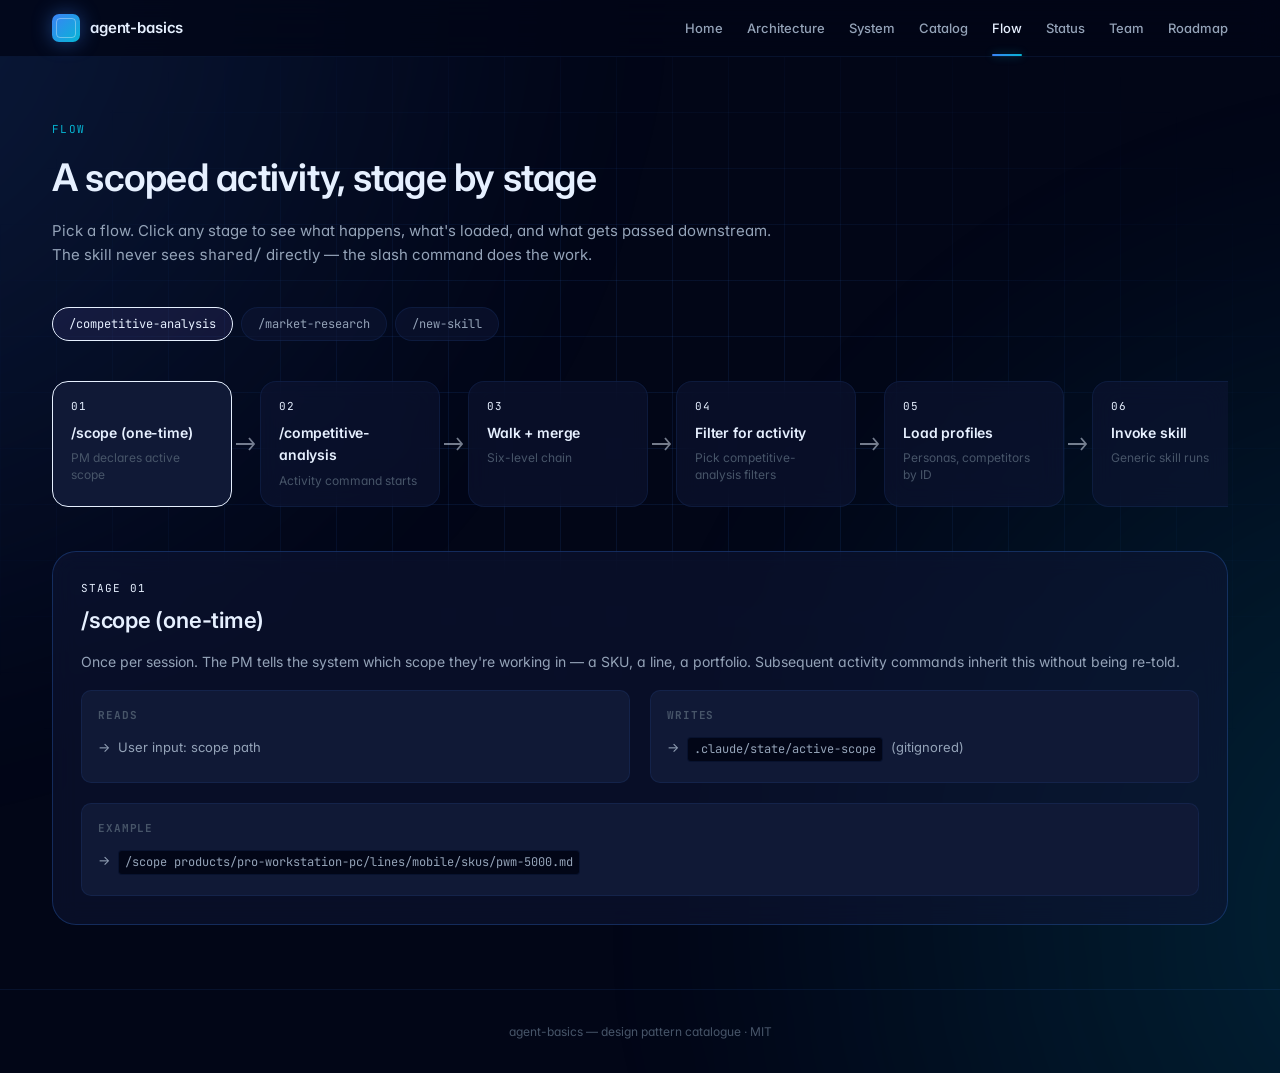
<file: docs/mockup/flow.html>
<!DOCTYPE html>
<html lang="en">
<head>
<meta charset="UTF-8">
<meta name="viewport" content="width=device-width, initial-scale=1.0">
<title>Flow — Agent + Skill Catalogue</title>
<link rel="preconnect" href="https://fonts.googleapis.com">
<link rel="preconnect" href="https://fonts.gstatic.com" crossorigin>
<link href="https://fonts.googleapis.com/css2?family=Inter:wght@300;400;500;600;700&family=JetBrains+Mono:wght@400;500;600&display=swap" rel="stylesheet">
<link rel="stylesheet" href="style.css">
<link rel="stylesheet" href="https://unpkg.com/aos@2.3.4/dist/aos.css">
<style>
.flow-picker {
  display: flex; gap: 8px; flex-wrap: wrap;
  margin-bottom: 32px;
}
.flow-pick {
  padding: 8px 16px;
  background: var(--bg-glass);
  border: 1px solid var(--border-subtle);
  color: var(--text-secondary);
  border-radius: 100px;
  font-family: 'JetBrains Mono', monospace;
  font-size: 12px;
  cursor: pointer;
  transition: all 0.2s ease;
  display: inline-flex; align-items: center; gap: 8px;
}
.flow-pick:hover {
  border-color: var(--border-medium);
  color: var(--text-primary);
}
.flow-pick.on {
  border-color: var(--accent-violet);
  color: var(--text-primary);
  background: rgba(157, 124, 255, 0.1);
}

/* Stage rail */
.stage-rail {
  display: flex;
  align-items: stretch;
  gap: 0;
  overflow-x: auto;
  padding: 8px 0 16px;
  scroll-behavior: smooth;
}
.stage-rail::-webkit-scrollbar { height: 6px; }
.stage-rail::-webkit-scrollbar-thumb { background: var(--border-medium); border-radius: 3px; }

.stage {
  min-width: 180px;
  flex: 1 1 180px;
  background: var(--bg-glass);
  backdrop-filter: blur(12px);
  border: 1px solid var(--border-subtle);
  border-radius: var(--radius-lg);
  padding: 16px 18px;
  cursor: pointer;
  transition: all 0.2s ease;
  position: relative;
  display: flex; flex-direction: column; gap: 6px;
}
.stage:hover {
  border-color: var(--border-medium);
  transform: translateY(-2px);
}
.stage.active {
  border-color: var(--accent-violet);
  box-shadow: 0 8px 32px var(--glow-violet);
  background: var(--bg-elevated);
}
.stage-num {
  font-family: 'JetBrains Mono', monospace;
  font-size: 11px;
  color: var(--accent-cyan);
  letter-spacing: 0.08em;
}
.stage.active .stage-num { color: var(--accent-violet); }
.stage-title {
  font-size: 14px;
  font-weight: 600;
  letter-spacing: -0.01em;
}
.stage-tagline {
  font-size: 12px;
  color: var(--text-muted);
  line-height: 1.4;
}
.stage-arrow {
  display: flex; align-items: center; justify-content: center;
  width: 28px;
  flex-shrink: 0;
  color: var(--accent-violet);
  opacity: 0.5;
}
.stage-arrow svg { display: block; }

/* Detail panel below */
.stage-detail {
  margin-top: 28px;
  background: var(--bg-glass);
  backdrop-filter: blur(12px);
  border: 1px solid var(--border-medium);
  border-radius: var(--radius-xl);
  padding: 28px;
  min-height: 180px;
}
.stage-detail-eyebrow {
  font-family: 'JetBrains Mono', monospace;
  font-size: 11px;
  color: var(--accent-cyan);
  text-transform: uppercase;
  letter-spacing: 0.1em;
  margin-bottom: 6px;
}
.stage-detail h3 {
  font-size: 22px;
  font-weight: 600;
  margin-bottom: 12px;
  letter-spacing: -0.01em;
}
.stage-detail p {
  color: var(--text-secondary);
  font-size: 14px;
  line-height: 1.7;
  margin-bottom: 14px;
}
.stage-detail-grid {
  display: grid;
  grid-template-columns: 1fr 1fr;
  gap: 20px;
  margin-top: 16px;
}
@media (max-width: 720px) { .stage-detail-grid { grid-template-columns: 1fr; } }
.stage-detail-block {
  background: var(--bg-elevated);
  border: 1px solid var(--border-subtle);
  border-radius: var(--radius-md);
  padding: 16px;
}
.stage-detail-block h4 {
  font-family: 'JetBrains Mono', monospace;
  font-size: 11px;
  color: var(--text-muted);
  text-transform: uppercase;
  letter-spacing: 0.08em;
  margin-bottom: 8px;
}
.stage-detail-block ul { list-style: none; }
.stage-detail-block li {
  font-size: 13px;
  color: var(--text-secondary);
  padding: 4px 0;
  display: flex;
  gap: 8px;
}
.stage-detail-block li::before {
  content: '→';
  color: var(--accent-violet);
  flex-shrink: 0;
}
.stage-detail-block code {
  background: var(--bg-deep);
  border: 1px solid var(--border-subtle);
  border-radius: 4px;
  padding: 2px 6px;
  font-size: 12px;
  color: var(--accent-cyan);
}
</style>
</head>
<body>

<nav class="nav">
  <div class="nav-inner">
    <a class="logo" href="index.html">
      <span class="logo-mark"></span>
      <span>agent-basics</span>
    </a>
    <ul class="nav-links">
      <li><a href="index.html">Home</a></li>
      <li><a href="architecture.html">Architecture</a></li>
      <li><a href="system.html">System</a></li>
      <li><a href="catalog.html">Catalog</a></li>
      <li><a href="flow.html" class="active">Flow</a></li>
      <li><a href="status.html">Status</a></li>
      <li><a href="team.html">Team</a></li>
      <li><a href="roadmap.html">Roadmap</a></li>
    </ul>
  </div>
</nav>

<main>

<section class="page">
  <div class="page-head">
    <span class="eyebrow">Flow</span>
    <h1 class="h-page">A scoped activity, stage by stage</h1>
    <p class="lede">Pick a flow. Click any stage to see what happens, what's loaded, and what gets passed downstream. The skill never sees <code>shared/</code> directly — the slash command does the work.</p>
  </div>

  <div class="flow-picker">
    <button class="flow-pick on" data-flow="competitive">/competitive-analysis</button>
    <button class="flow-pick" data-flow="market">/market-research</button>
    <button class="flow-pick" data-flow="newskill">/new-skill</button>
  </div>

  <div class="stage-rail" id="stageRail"></div>

  <div class="stage-detail" id="stageDetail">
    <div class="stage-detail-eyebrow" id="stageEyebrow">Stage 01</div>
    <h3 id="stageTitle">Pick a stage</h3>
    <p id="stageDesc">Click any stage card above to see what happens at that step.</p>
    <div class="stage-detail-grid" id="stageGrid" style="display:none;"></div>
  </div>
</section>

</main>

<footer>agent-basics — design pattern catalogue · MIT</footer>

<script>
const flows = {
  competitive: [
    {
      title: '/scope (one-time)',
      tagline: 'PM declares active scope',
      desc: "Once per session. The PM tells the system which scope they're working in — a SKU, a line, a portfolio. Subsequent activity commands inherit this without being re-told.",
      reads: ['User input: scope path'],
      writes: ['<code>.claude/state/active-scope</code> (gitignored)'],
      example: '<code>/scope products/pro-workstation-pc/lines/mobile/skus/pwm-5000.md</code>'
    },
    {
      title: '/competitive-analysis',
      tagline: 'Activity command starts',
      desc: 'The slash command body runs. Reads the active-scope state file or accepts a <code>--scope</code> override flag. If neither, it pauses and prompts.',
      reads: ['<code>.claude/state/active-scope</code>'],
      writes: ['nothing (just sets up resolution)'],
      example: '<code>/competitive-analysis "vs HP ZBook Studio"</code>'
    },
    {
      title: 'Walk + merge',
      tagline: 'Six-level chain',
      desc: 'Walks parents from leaf to company root, merging each <code>scope.yaml</code> manifest. Lists concatenate; child <code>excluded:</code> removes inherited items.',
      reads: ['SKU + line + product + portfolio + org + company scope.yaml'],
      writes: ['merged manifest in memory'],
      example: 'Resolution: pwm-5000 → mobile → pro-workstation-pc → pro-workstations → ...'
    },
    {
      title: 'Filter for activity',
      tagline: 'Pick competitive-analysis filters',
      desc: 'From the merged manifest, extract <code>activity_scope.competitive-analysis</code>: the focused competitor set, the comparison dimensions, the excluded dimensions.',
      reads: ['merged manifest'],
      writes: ['filtered activity context'],
      example: 'primary_set: hp-zbook-studio-g11, macbook-pro-16, thinkpad-p1'
    },
    {
      title: 'Load profiles',
      tagline: 'Personas, competitors by ID',
      desc: 'For each ID in the filtered context, read the atomic profile file. Hydrate the in-memory context so the skill can reference real content.',
      reads: ['<code>shared/competitors/&lt;id&gt;.md</code>', '<code>shared/personas/&lt;id&gt;.yaml</code>'],
      writes: ['hydrated context object'],
      example: 'Loaded: 3 competitor SKU profiles + their parent competitor lines'
    },
    {
      title: 'Invoke skill',
      tagline: 'Generic skill runs',
      desc: 'Call the <code>competitive-analysis</code> skill with the resolved brief: topic, competitor set, target personas, dimensions. The skill stays generic — it never reads <code>shared/</code> or <code>scope.yaml</code> itself.',
      reads: ['skill SKILL.md procedure'],
      writes: ['structured competitive analysis output'],
      example: 'Output: head-to-head comparison + gap analysis + sources'
    }
  ],
  market: [
    {
      title: '/scope (one-time)',
      tagline: 'PM declares active scope',
      desc: 'Same scope-state mechanism as competitive-analysis. The scope is shared across all activity commands in the session.',
      reads: ['User input: scope path'],
      writes: ['<code>.claude/state/active-scope</code>'],
      example: '<code>/scope portfolios/pro-workstations</code>'
    },
    {
      title: '/market-research',
      tagline: 'Activity command starts',
      desc: 'Reads the active scope. Different activity → different filter set will be extracted from the same merged manifest.',
      reads: ['<code>.claude/state/active-scope</code>'],
      writes: ['nothing yet'],
      example: '<code>/market-research "AI PC adoption in pro segments"</code>'
    },
    {
      title: 'Walk + merge',
      tagline: 'Same chain, different filters',
      desc: 'Identical to competitive-analysis chain walk. Then extracts <code>activity_scope.market-research</code> instead.',
      reads: ['scope.yaml chain'],
      writes: ['merged manifest'],
      example: 'Same chain, target_segments and exclude_segments come from market-research block'
    },
    {
      title: 'Filter for activity',
      tagline: 'Market-research-specific filters',
      desc: 'Pull include_segments, exclude_segments, horizon. Different from competitive-analysis: this is about market shape, not competitor moves.',
      reads: ['merged manifest'],
      writes: ['filtered activity context'],
      example: 'segments: pro-cad, pro-creative, pro-engineering'
    },
    {
      title: 'Load profiles',
      tagline: 'Personas + product context',
      desc: 'For market research, persona profiles matter more than competitor profiles. Loaded by ID from the merged manifest.',
      reads: ['<code>shared/personas/&lt;id&gt;.yaml</code>'],
      writes: ['hydrated persona context'],
      example: 'Loaded: 3 personas relevant to AI PC adoption'
    },
    {
      title: 'Invoke skill',
      tagline: 'market-intelligence skill',
      desc: 'Calls the market-intelligence skill. Same skill, different activity context → different output focus.',
      reads: ['market-intelligence SKILL.md'],
      writes: ['market sizing + demand signals + buyer behavior'],
      example: 'Output: TAM/SAM/SOM with citations + adjacent trends'
    }
  ],
  newskill: [
    {
      title: '/new-skill',
      tagline: 'Scaffolder triggers',
      desc: 'PM types the slash command. The interview-driven scaffolder begins. No scope state needed — this is repo-level, not session-state.',
      reads: ['user prompt'],
      writes: ['none yet'],
      example: '<code>/new-skill</code>'
    },
    {
      title: 'Interview',
      tagline: 'Ask shape + modules',
      desc: 'Five interview questions: name, description, shape (procedural/interview-driven), reference modules, output format, constraints.',
      reads: ['user answers'],
      writes: ['none yet'],
      example: 'Q: Procedural or interview-driven? A: Interview-driven.'
    },
    {
      title: 'Validate name',
      tagline: 'Naming rules',
      desc: 'Kebab-case, lowercase, no collisions with existing skills. Fail fast if the name is taken.',
      reads: ['existing .claude/skills/*'],
      writes: ['none yet'],
      example: 'kebab-case ✓ available ✓'
    },
    {
      title: 'Scaffold files',
      tagline: 'Generate skeleton',
      desc: 'Write <code>SKILL.md</code> with frontmatter + body skeleton. If interview-driven, also stub <code>references/interview-guide.md</code> + <code>references/taxonomy.md</code>.',
      reads: ['template strings'],
      writes: ['<code>.claude/skills/&lt;name&gt;/SKILL.md</code>', '<code>references/*.md</code>'],
      example: 'Scaffolded 3 files'
    },
    {
      title: 'Validate',
      tagline: 'Run linters',
      desc: 'Run <code>scripts/validate.py</code> on the new skill. Check frontmatter, naming, schema. Run <code>scripts/index-readme.py</code> to update the catalogue table.',
      reads: ['the new skill files', 'README.md'],
      writes: ['updated README.md'],
      example: 'validate.py ✓ index-readme.py ✓'
    },
    {
      title: 'Hand off',
      tagline: 'Author fills the body',
      desc: 'Scaffolder is done. The author opens the new files and fills in the domain content. The structure is in place; the substance is the human\'s.',
      reads: ['nothing more'],
      writes: ['nothing more — author takes over'],
      example: 'Open SKILL.md and write the procedure'
    }
  ]
};

const rail = document.getElementById('stageRail');
const detail = {
  eyebrow: document.getElementById('stageEyebrow'),
  title: document.getElementById('stageTitle'),
  desc: document.getElementById('stageDesc'),
  grid: document.getElementById('stageGrid')
};

function renderRail(flowKey) {
  const stages = flows[flowKey];
  rail.innerHTML = '';
  stages.forEach((s, i) => {
    const stage = document.createElement('div');
    stage.className = 'stage';
    stage.dataset.idx = i;
    stage.innerHTML = `
      <div class="stage-num">${String(i+1).padStart(2,'0')}</div>
      <div class="stage-title">${s.title}</div>
      <div class="stage-tagline">${s.tagline}</div>
    `;
    stage.addEventListener('click', () => showStage(flowKey, i));
    rail.appendChild(stage);

    if (i < stages.length - 1) {
      const arrow = document.createElement('div');
      arrow.className = 'stage-arrow';
      arrow.innerHTML = `<svg width="20" height="14" viewBox="0 0 20 14" fill="none" stroke="currentColor" stroke-width="1.8"><path d="M0 7h17M13 1l5 6-5 6"/></svg>`;
      rail.appendChild(arrow);
    }
  });
  showStage(flowKey, 0);
}

function showStage(flowKey, idx) {
  const s = flows[flowKey][idx];
  detail.eyebrow.textContent = `Stage ${String(idx+1).padStart(2,'0')}`;
  detail.title.textContent = s.title;
  detail.desc.innerHTML = s.desc;
  detail.grid.style.display = 'grid';
  detail.grid.innerHTML = `
    <div class="stage-detail-block">
      <h4>Reads</h4>
      <ul>${s.reads.map(r => `<li>${r}</li>`).join('')}</ul>
    </div>
    <div class="stage-detail-block">
      <h4>Writes</h4>
      <ul>${s.writes.map(w => `<li>${w}</li>`).join('')}</ul>
    </div>
    <div class="stage-detail-block" style="grid-column: 1/-1;">
      <h4>Example</h4>
      <ul><li>${s.example}</li></ul>
    </div>
  `;
  document.querySelectorAll('.stage').forEach(el =>
    el.classList.toggle('active', Number(el.dataset.idx) === idx));
}

document.querySelectorAll('.flow-pick').forEach(p => {
  p.addEventListener('click', () => {
    document.querySelectorAll('.flow-pick').forEach(x => x.classList.remove('on'));
    p.classList.add('on');
    renderRail(p.dataset.flow);
  });
});

renderRail('competitive');
</script>

<script src="https://unpkg.com/aos@2.3.4/dist/aos.js"></script>
<script>AOS.init({duration:600, once:true, offset:60});</script>
</body>
</html>
</file>
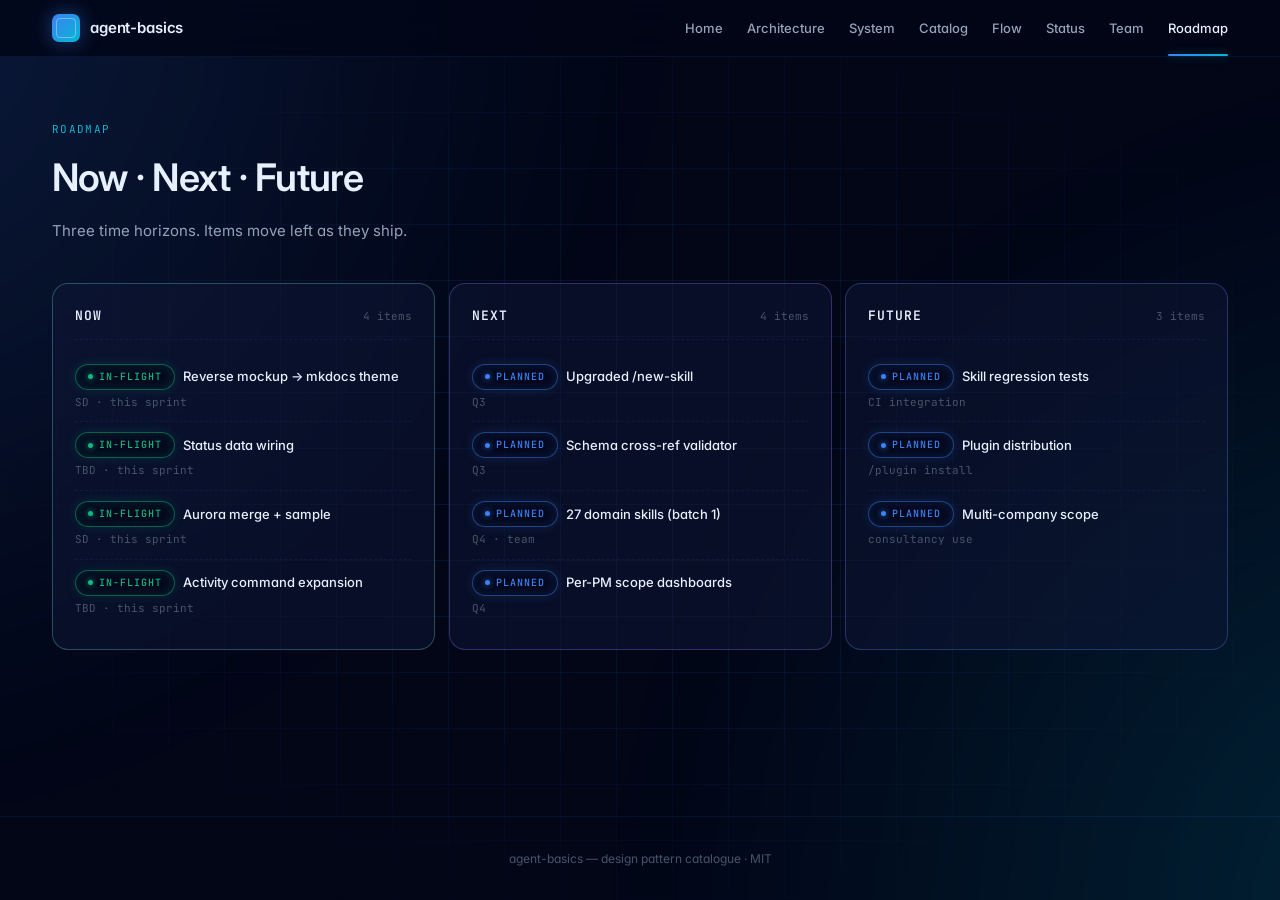
<file: docs/mockup/roadmap.html>
<!DOCTYPE html>
<html lang="en">
<head>
<meta charset="UTF-8">
<meta name="viewport" content="width=device-width, initial-scale=1.0">
<title>Roadmap — Agent + Skill Catalogue</title>
<link rel="preconnect" href="https://fonts.googleapis.com">
<link rel="preconnect" href="https://fonts.gstatic.com" crossorigin>
<link href="https://fonts.googleapis.com/css2?family=Inter:wght@300;400;500;600;700&family=JetBrains+Mono:wght@400;500;600&display=swap" rel="stylesheet">
<link rel="stylesheet" href="style.css">
<link rel="stylesheet" href="https://unpkg.com/aos@2.3.4/dist/aos.css">
<style>
.roadmap {
  display: grid;
  grid-template-columns: repeat(3, 1fr);
  gap: 14px;
}
@media (max-width: 800px) { .roadmap { grid-template-columns: 1fr; } }

.lane {
  background: var(--bg-glass);
  border: 1px solid var(--border-subtle);
  border-radius: var(--radius-lg);
  padding: 22px;
  position: relative;
}
.lane-now { border-color: rgba(109, 225, 212, 0.3); }
.lane-next { border-color: rgba(157, 124, 255, 0.3); }
.lane-future { border-color: rgba(90, 143, 255, 0.3); }

.lane-head {
  display: flex; justify-content: space-between; align-items: center;
  margin-bottom: 14px;
  padding-bottom: 12px;
  border-bottom: 1px dashed var(--border-subtle);
}
.lane-title {
  font-size: 13px;
  font-weight: 600;
  font-family: 'JetBrains Mono', monospace;
  text-transform: uppercase;
  letter-spacing: 0.08em;
}
.lane-now .lane-title { color: var(--accent-cyan); }
.lane-next .lane-title { color: var(--accent-violet); }
.lane-future .lane-title { color: var(--accent-blue); }

.lane-count {
  font-family: 'JetBrains Mono', monospace;
  font-size: 11px;
  color: var(--text-muted);
}
.lane-item {
  padding: 10px 0;
  border-bottom: 1px dashed var(--border-subtle);
}
.lane-item:last-child { border-bottom: none; }
.lane-item-title {
  font-size: 13px; font-weight: 500;
  margin-bottom: 4px;
  display: flex; align-items: center; gap: 8px;
  flex-wrap: wrap;
}
.lane-item-meta {
  font-size: 11px;
  color: var(--text-muted);
  font-family: 'JetBrains Mono', monospace;
}
</style>
</head>
<body>

<nav class="nav">
  <div class="nav-inner">
    <a class="logo" href="index.html">
      <span class="logo-mark"></span>
      <span>agent-basics</span>
    </a>
    <ul class="nav-links">
      <li><a href="index.html">Home</a></li>
      <li><a href="architecture.html">Architecture</a></li>
      <li><a href="system.html">System</a></li>
      <li><a href="catalog.html">Catalog</a></li>
      <li><a href="flow.html">Flow</a></li>
      <li><a href="status.html">Status</a></li>
      <li><a href="team.html">Team</a></li>
      <li><a href="roadmap.html" class="active">Roadmap</a></li>
    </ul>
  </div>
</nav>

<main>

<section class="page">
  <div class="page-head">
    <span class="eyebrow">Roadmap</span>
    <h1 class="h-page">Now · Next · Future</h1>
    <p class="lede">Three time horizons. Items move left as they ship.</p>
  </div>

  <div class="roadmap">

    <div class="lane lane-now" data-aos="fade-up">
      <div class="lane-head">
        <div class="lane-title">Now</div>
        <div class="lane-count">4 items</div>
      </div>
      <div class="lane-item">
        <div class="lane-item-title"><span class="status-pill status-active">In-flight</span>Reverse mockup → mkdocs theme</div>
        <div class="lane-item-meta">SD · this sprint</div>
      </div>
      <div class="lane-item">
        <div class="lane-item-title"><span class="status-pill status-active">In-flight</span>Status data wiring</div>
        <div class="lane-item-meta">TBD · this sprint</div>
      </div>
      <div class="lane-item">
        <div class="lane-item-title"><span class="status-pill status-active">In-flight</span>Aurora merge + sample</div>
        <div class="lane-item-meta">SD · this sprint</div>
      </div>
      <div class="lane-item">
        <div class="lane-item-title"><span class="status-pill status-active">In-flight</span>Activity command expansion</div>
        <div class="lane-item-meta">TBD · this sprint</div>
      </div>
    </div>

    <div class="lane lane-next" data-aos="fade-up" data-aos-delay="120">
      <div class="lane-head">
        <div class="lane-title">Next</div>
        <div class="lane-count">4 items</div>
      </div>
      <div class="lane-item">
        <div class="lane-item-title"><span class="status-pill status-planned">Planned</span>Upgraded /new-skill</div>
        <div class="lane-item-meta">Q3</div>
      </div>
      <div class="lane-item">
        <div class="lane-item-title"><span class="status-pill status-planned">Planned</span>Schema cross-ref validator</div>
        <div class="lane-item-meta">Q3</div>
      </div>
      <div class="lane-item">
        <div class="lane-item-title"><span class="status-pill status-planned">Planned</span>27 domain skills (batch 1)</div>
        <div class="lane-item-meta">Q4 · team</div>
      </div>
      <div class="lane-item">
        <div class="lane-item-title"><span class="status-pill status-planned">Planned</span>Per-PM scope dashboards</div>
        <div class="lane-item-meta">Q4</div>
      </div>
    </div>

    <div class="lane lane-future" data-aos="fade-up" data-aos-delay="240">
      <div class="lane-head">
        <div class="lane-title">Future</div>
        <div class="lane-count">3 items</div>
      </div>
      <div class="lane-item">
        <div class="lane-item-title"><span class="status-pill status-planned">Planned</span>Skill regression tests</div>
        <div class="lane-item-meta">CI integration</div>
      </div>
      <div class="lane-item">
        <div class="lane-item-title"><span class="status-pill status-planned">Planned</span>Plugin distribution</div>
        <div class="lane-item-meta">/plugin install</div>
      </div>
      <div class="lane-item">
        <div class="lane-item-title"><span class="status-pill status-planned">Planned</span>Multi-company scope</div>
        <div class="lane-item-meta">consultancy use</div>
      </div>
    </div>

  </div>
</section>

</main>

<footer>agent-basics — design pattern catalogue · MIT</footer>

<script src="https://unpkg.com/aos@2.3.4/dist/aos.js"></script>
<script>AOS.init({duration:600, once:true, offset:60});</script>
</body>
</html>
</file>
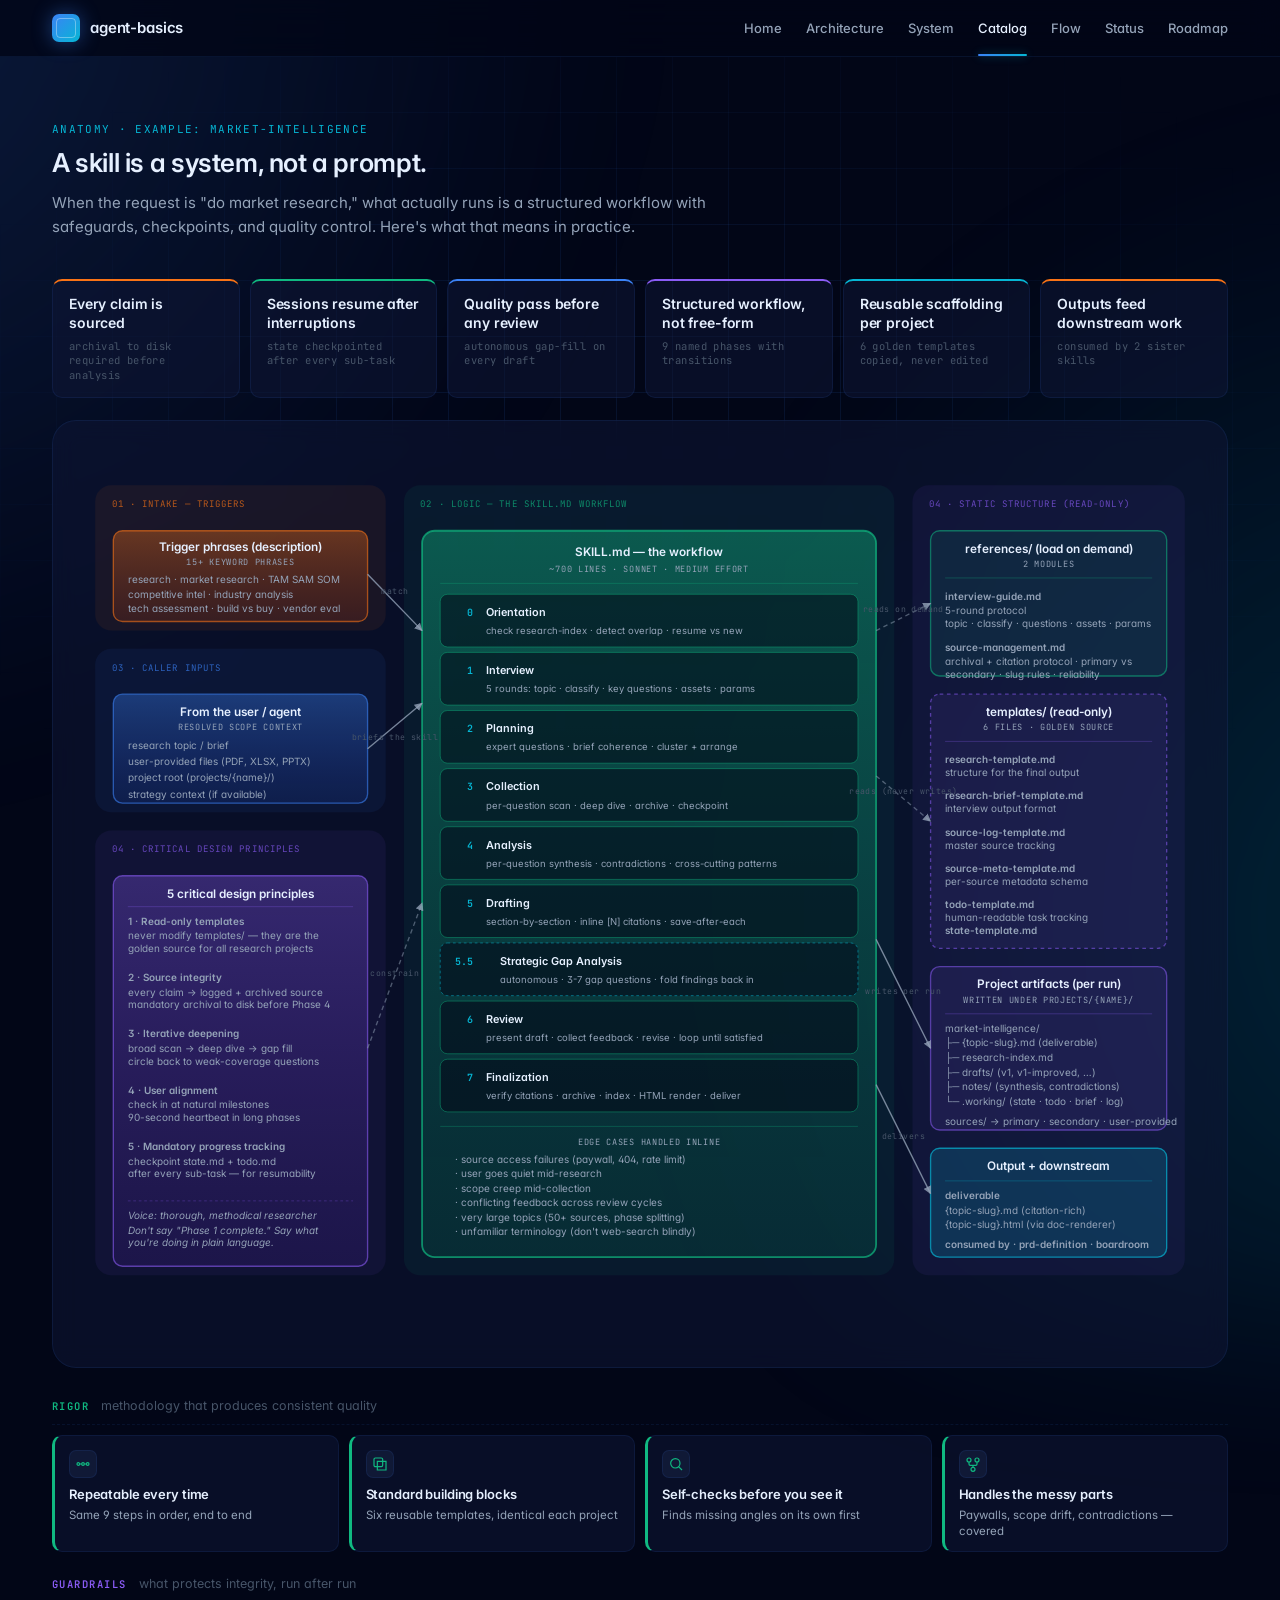
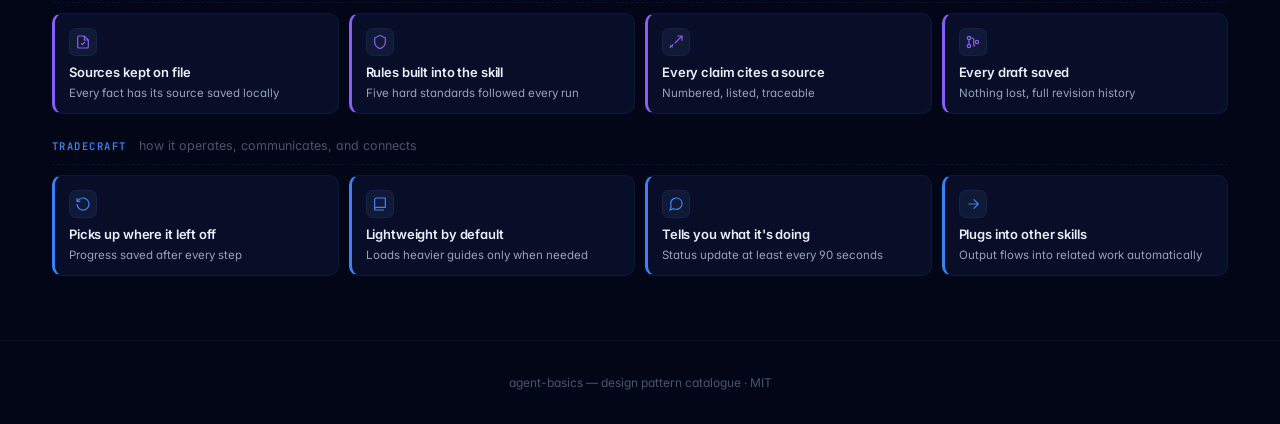
<file: docs/mockup/skill-anatomy.html>
<!DOCTYPE html>
<!-- Generated from .claude/skills/market-intelligence/mockup.yaml — edit YAML, not this file. -->
<html lang="en">
<head>
<meta charset="UTF-8">
<meta name="viewport" content="width=device-width, initial-scale=1.0">
<title>Skill anatomy — market-intelligence</title>
<link rel="preconnect" href="https://fonts.googleapis.com">
<link rel="preconnect" href="https://fonts.gstatic.com" crossorigin>
<link href="https://fonts.googleapis.com/css2?family=Inter:wght@300;400;500;600;700&family=JetBrains+Mono:wght@400;500;600&display=swap" rel="stylesheet">
<link rel="stylesheet" href="style.css">
<link rel="stylesheet" href="https://unpkg.com/aos@2.3.4/dist/aos.css">
<style>
.diagram-frame {
  background: var(--bg-glass);
  backdrop-filter: blur(12px);
  border: 1px solid var(--border-subtle);
  border-radius: var(--radius-xl);
  padding: 28px 24px;
  overflow-x: auto;
}
.diagram-frame svg { display: block; width: 100%; height: auto; max-width: 100%; }

.zone { rx: 18; opacity: 0.07; }
.zone-intake        { fill: var(--layer-intake); }
.zone-logic         { fill: var(--layer-logic); }
.zone-orchestration { fill: var(--layer-orchestration); }
.zone-safety        { fill: var(--layer-safety); }
.zone-label {
  font-family: 'JetBrains Mono', monospace;
  font-size: 10px;
  letter-spacing: 0.12em;
  text-transform: uppercase;
  fill-opacity: 0.7;
}

.comp-label  { font-family: 'Inter', sans-serif; font-size: 13px; font-weight: 600; fill: var(--text-primary); text-anchor: middle; pointer-events: none; }
.comp-sub    { font-family: 'JetBrains Mono', monospace; font-size: 9.5px; fill: var(--text-secondary); text-anchor: middle; pointer-events: none; text-transform: uppercase; letter-spacing: 0.08em; }
.comp-bullet { font-family: 'Inter', sans-serif; font-size: 11px; fill: var(--text-secondary); pointer-events: none; }

.phase-num   { font-family: 'JetBrains Mono', monospace; font-size: 11px; font-weight: 600; fill: var(--cyber-cyan); text-anchor: end; pointer-events: none; }
.phase-name  { font-family: 'Inter', sans-serif; font-size: 12px; font-weight: 600; fill: var(--text-primary); pointer-events: none; }
.phase-sub   { font-family: 'Inter', sans-serif; font-size: 10.5px; fill: var(--text-secondary); pointer-events: none; }

.flow-line       { stroke: rgba(148, 163, 184, 0.5); stroke-width: 1.5; fill: none; stroke-dasharray: 5 4; }
.flow-line-solid { stroke: rgba(148, 163, 184, 0.8); stroke-width: 1.5; fill: none; }
.flow-label {
  font-family: 'JetBrains Mono', monospace;
  font-size: 9px;
  fill: var(--text-muted);
  text-anchor: middle;
  letter-spacing: 0.05em;
}

.callout {
  margin-top: 22px;
  padding: 18px 22px;
  background: var(--bg-glass);
  border-left: 3px solid var(--cyber-cyan);
  border-radius: var(--radius-md);
  font-size: 13px;
  color: var(--text-secondary);
  line-height: 1.7;
}
.callout strong { color: var(--text-primary); }

.kpi-strip {
  margin-top: 20px;
  display: grid;
  grid-template-columns: repeat(6, 1fr);
  gap: 10px;
}
@media (max-width: 800px) { .kpi-strip { grid-template-columns: repeat(3, 1fr); } }
@media (max-width: 480px) { .kpi-strip { grid-template-columns: repeat(2, 1fr); } }
.kpi-tile {
  background: var(--bg-glass);
  border: 1px solid var(--border-subtle);
  border-radius: var(--radius-md);
  padding: 14px 16px;
  text-align: left;
}
.h-page-tight {
  font-size: clamp(20px, 2.4vw, 26px);
  font-weight: 600;
  letter-spacing: -0.015em;
  line-height: 1.25;
}

.kpi-tile-headline {
  font-size: 14px;
  font-weight: 600;
  color: var(--text-primary);
  letter-spacing: -0.01em;
  line-height: 1.35;
  margin-bottom: 6px;
}
.kpi-tile-support {
  font-family: 'JetBrains Mono', monospace;
  font-size: 10.5px;
  color: var(--text-muted);
  letter-spacing: 0.04em;
  line-height: 1.4;
}
.kpi-strip > .kpi-tile:nth-child(6n+1) { border-top: 2px solid var(--layer-intake); }
.kpi-strip > .kpi-tile:nth-child(6n+2) { border-top: 2px solid var(--layer-logic); }
.kpi-strip > .kpi-tile:nth-child(6n+3) { border-top: 2px solid var(--cyber-blue); }
.kpi-strip > .kpi-tile:nth-child(6n+4) { border-top: 2px solid var(--layer-safety); }
.kpi-strip > .kpi-tile:nth-child(6n+5) { border-top: 2px solid var(--cyber-cyan); }
.kpi-strip > .kpi-tile:nth-child(6n)   { border-top: 2px solid var(--layer-intake); }

.feat-section { margin-top: 28px; }

.feat-cat { margin-top: 22px; }
.feat-cat:first-child { margin-top: 0; }

.feat-cat-head {
  display: flex; align-items: baseline; gap: 12px;
  margin-bottom: 10px;
  padding-bottom: 8px;
  border-bottom: 1px dashed var(--border-subtle);
}
.feat-cat-eyebrow {
  font-family: 'JetBrains Mono', monospace;
  font-size: 10.5px;
  text-transform: uppercase;
  letter-spacing: 0.14em;
  font-weight: 600;
}
.feat-cat-sub {
  font-size: 12.5px;
  color: var(--text-muted);
}

.feat-cat.cat-rigor      .feat-cat-eyebrow { color: var(--layer-logic); }
.feat-cat.cat-guardrails .feat-cat-eyebrow { color: var(--layer-safety); }
.feat-cat.cat-tradecraft .feat-cat-eyebrow { color: var(--cyber-blue); }

.feat-grid {
  display: grid;
  grid-template-columns: repeat(auto-fit, minmax(210px, 1fr));
  gap: 10px;
}

.feat-card {
  background: var(--bg-glass);
  backdrop-filter: blur(12px);
  border: 1px solid var(--border-subtle);
  border-left: 3px solid var(--cyber-cyan);
  border-radius: var(--radius-md);
  padding: 14px 14px 12px;
  transition: all 0.2s ease;
  display: flex; flex-direction: column; gap: 4px;
}
.feat-card:hover {
  transform: translateY(-2px);
  border-color: var(--border-medium);
}

.cat-rigor .feat-card { border-left-color: var(--layer-logic); }
.cat-rigor .feat-card .feat-icon { color: var(--layer-logic); }
.cat-rigor .feat-card:hover { box-shadow: 0 6px 24px var(--glow-emerald); }

.cat-guardrails .feat-card { border-left-color: var(--layer-safety); }
.cat-guardrails .feat-card .feat-icon { color: var(--layer-safety); }
.cat-guardrails .feat-card:hover { box-shadow: 0 6px 24px var(--glow-purple); }

.cat-tradecraft .feat-card { border-left-color: var(--cyber-blue); }
.cat-tradecraft .feat-card .feat-icon { color: var(--cyber-blue); }
.cat-tradecraft .feat-card:hover { box-shadow: 0 6px 24px var(--glow-blue); }

.feat-eyebrow {
  display: flex; align-items: center; gap: 8px;
  font-family: 'JetBrains Mono', monospace;
  font-size: 10px;
  color: var(--text-muted);
  letter-spacing: 0.1em;
  text-transform: uppercase;
}
.feat-num {
  width: 22px; height: 22px;
  border-radius: 6px;
  background: var(--bg-elevated);
  display: inline-flex; align-items: center; justify-content: center;
  font-size: 10px;
  color: var(--text-secondary);
  border: 1px solid var(--border-subtle);
}
.feat-title {
  font-size: 13px;
  font-weight: 600;
  letter-spacing: -0.01em;
  color: var(--text-primary);
  line-height: 1.3;
}
.feat-desc {
  font-size: 11.5px;
  color: var(--text-secondary);
  line-height: 1.4;
}
.feat-icon {
  width: 28px; height: 28px;
  border-radius: 7px;
  display: flex; align-items: center; justify-content: center;
  background: var(--bg-elevated);
  border: 1px solid var(--border-subtle);
  color: var(--cyber-cyan);
  margin-bottom: 4px;
}
.feat-icon svg { width: 16px; height: 16px; }

.feat-closer {
  margin-top: 18px;
  padding: 14px 18px;
  background: var(--bg-glass);
  border: 1px solid var(--border-medium);
  border-radius: var(--radius-md);
  font-size: 13px;
  color: var(--text-secondary);
  text-align: center;
}
.feat-closer strong { color: var(--text-primary); }

</style>
</head>
<body>

<nav class="nav">
  <div class="nav-inner">
    <a class="logo" href="index.html"><span class="logo-mark"></span><span>agent-basics</span></a>
    <ul class="nav-links">
      <li><a href="index.html">Home</a></li>
      <li><a href="architecture.html">Architecture</a></li>
      <li><a href="system.html">System</a></li>
      <li><a href="catalog.html" class="active">Catalog</a></li>
      <li><a href="flow.html">Flow</a></li>
      <li><a href="status.html">Status</a></li>
      <li><a href="roadmap.html">Roadmap</a></li>
    </ul>
  </div>
</nav>

<main>

<section class="page">
  <div class="page-head" data-aos="fade-up">
    <span class="eyebrow">Anatomy · example: <code>market-intelligence</code></span>
    <h1 class="h-page-tight">A skill is a system, not a prompt.</h1>
    <p class="lede">When the request is "do market research," what actually runs is a structured workflow with safeguards, checkpoints, and quality control. Here's what that means in practice.</p>
  </div>

  <div class="kpi-strip" data-aos="fade-up" data-aos-delay="40">
    <div class="kpi-tile">
      <div class="kpi-tile-headline">Every claim is sourced</div>
      <div class="kpi-tile-support">archival to disk required before analysis</div>
    </div>
    <div class="kpi-tile">
      <div class="kpi-tile-headline">Sessions resume after interruptions</div>
      <div class="kpi-tile-support">state checkpointed after every sub-task</div>
    </div>
    <div class="kpi-tile">
      <div class="kpi-tile-headline">Quality pass before any review</div>
      <div class="kpi-tile-support">autonomous gap-fill on every draft</div>
    </div>
    <div class="kpi-tile">
      <div class="kpi-tile-headline">Structured workflow, not free-form</div>
      <div class="kpi-tile-support">9 named phases with transitions</div>
    </div>
    <div class="kpi-tile">
      <div class="kpi-tile-headline">Reusable scaffolding per project</div>
      <div class="kpi-tile-support">6 golden templates copied, never edited</div>
    </div>
    <div class="kpi-tile">
      <div class="kpi-tile-headline">Outputs feed downstream work</div>
      <div class="kpi-tile-support">consumed by 2 sister skills</div>
    </div>
  </div>

  <div class="diagram-frame" style="margin-top:22px;" data-aos="fade-up" data-aos-delay="80">
    <svg viewBox="0 0 1240 980" xmlns="http://www.w3.org/2000/svg" aria-labelledby="anatomyTitle">
      <title id="anatomyTitle">Anatomy of market-intelligence skill</title>

      <defs>
        <linearGradient id="aLogic" x1="0" y1="0" x2="0" y2="1">
          <stop offset="0%" stop-color="#10b981" stop-opacity="0.4"/>
          <stop offset="100%" stop-color="#047857" stop-opacity="0.18"/>
        </linearGradient>
        <linearGradient id="aIntake" x1="0" y1="0" x2="0" y2="1">
          <stop offset="0%" stop-color="#f97316" stop-opacity="0.35"/>
          <stop offset="100%" stop-color="#c2410c" stop-opacity="0.18"/>
        </linearGradient>
        <linearGradient id="aOrch" x1="0" y1="0" x2="0" y2="1">
          <stop offset="0%" stop-color="#3b82f6" stop-opacity="0.35"/>
          <stop offset="100%" stop-color="#1e40af" stop-opacity="0.18"/>
        </linearGradient>
        <linearGradient id="aSafety" x1="0" y1="0" x2="0" y2="1">
          <stop offset="0%" stop-color="#8b5cf6" stop-opacity="0.30"/>
          <stop offset="100%" stop-color="#5b21b6" stop-opacity="0.15"/>
        </linearGradient>
        <marker id="arr3" viewBox="0 0 10 10" refX="9" refY="5" markerWidth="6" markerHeight="6" orient="auto-start-reverse">
          <path d="M0,0 L10,5 L0,10 z" fill="rgba(148, 163, 184, 0.8)"/>
        </marker>
      </defs>

      <!-- Layer regions -->
      <rect class="zone zone-intake"        x="20"   y="40"   width="320" height="160"/>
      <rect class="zone zone-orchestration" x="20"   y="220"  width="320" height="180"/>
      <rect class="zone zone-safety"        x="20"   y="420"  width="320" height="490"/>
      <rect class="zone zone-logic"         x="360"  y="40"   width="540" height="870"/>
      <rect class="zone zone-safety"        x="920"  y="40"   width="300" height="870"/>

      <text class="zone-label" x="38"  y="64"  fill="#f97316">01 · Intake — triggers</text>
      <text class="zone-label" x="38"  y="244" fill="#3b82f6">03 · Caller inputs</text>
      <text class="zone-label" x="38"  y="444" fill="#8b5cf6">04 · Critical design principles</text>
      <text class="zone-label" x="378" y="64"  fill="#10b981">02 · Logic — the SKILL.md workflow</text>
      <text class="zone-label" x="938" y="64"  fill="#8b5cf6">04 · Static structure (read-only)</text>

      <!-- TRIGGERS -->
      <g>
        <rect x="40" y="90" width="280" height="100" rx="10" fill="url(#aIntake)" stroke="#f97316" stroke-opacity="0.6" stroke-width="1.5"/>
        <text class="comp-label" x="180" y="112" font-size="13">Trigger phrases (description)</text>
        <text class="comp-sub"   x="180" y="128">15+ keyword phrases</text>
        <text class="comp-bullet" x="56" y="148">research · market research · TAM SAM SOM</text>
        <text class="comp-bullet" x="56" y="164">competitive intel · industry analysis</text>
        <text class="comp-bullet" x="56" y="180">tech assessment · build vs buy · vendor eval</text>
      </g>

      <!-- CALLER INPUTS -->
      <g>
        <rect x="40" y="270" width="280" height="120" rx="10" fill="url(#aOrch)" stroke="#3b82f6" stroke-opacity="0.6" stroke-width="1.5"/>
        <text class="comp-label" x="180" y="294" font-size="13">From the user / agent</text>
        <text class="comp-sub"   x="180" y="310">resolved scope context</text>
        <text class="comp-bullet" x="56" y="330">research topic / brief</text>
        <text class="comp-bullet" x="56" y="348">user-provided files (PDF, XLSX, PPTX)</text>
        <text class="comp-bullet" x="56" y="366">project root (projects/{name}/)</text>
        <text class="comp-bullet" x="56" y="384">strategy context (if available)</text>
      </g>

      <!-- DESIGN PRINCIPLES -->
      <g>
        <rect x="40" y="470" width="280" height="430" rx="10" fill="url(#aSafety)" stroke="#8b5cf6" stroke-opacity="0.6" stroke-width="1.5"/>
        <text class="comp-label" x="180" y="494" font-size="13">5 critical design principles</text>
        <line x1="56" y1="504" x2="304" y2="504" stroke="rgba(139, 92, 246, 0.3)"/>

        <text class="comp-bullet" x="56" y="524" fill="#8b5cf6" font-weight="600">1 · Read-only templates</text>
        <text class="comp-bullet" x="56" y="540">never modify templates/ — they are the</text>
        <text class="comp-bullet" x="56" y="554">golden source for all research projects</text>

        <text class="comp-bullet" x="56" y="586" fill="#8b5cf6" font-weight="600">2 · Source integrity</text>
        <text class="comp-bullet" x="56" y="602">every claim → logged + archived source</text>
        <text class="comp-bullet" x="56" y="616">mandatory archival to disk before Phase 4</text>

        <text class="comp-bullet" x="56" y="648" fill="#8b5cf6" font-weight="600">3 · Iterative deepening</text>
        <text class="comp-bullet" x="56" y="664">broad scan → deep dive → gap fill</text>
        <text class="comp-bullet" x="56" y="678">circle back to weak-coverage questions</text>

        <text class="comp-bullet" x="56" y="710" fill="#8b5cf6" font-weight="600">4 · User alignment</text>
        <text class="comp-bullet" x="56" y="726">check in at natural milestones</text>
        <text class="comp-bullet" x="56" y="740">90-second heartbeat in long phases</text>

        <text class="comp-bullet" x="56" y="772" fill="#8b5cf6" font-weight="600">5 · Mandatory progress tracking</text>
        <text class="comp-bullet" x="56" y="788">checkpoint state.md + todo.md</text>
        <text class="comp-bullet" x="56" y="802">after every sub-task — for resumability</text>

        <line x1="56" y1="828" x2="304" y2="828" stroke="rgba(139, 92, 246, 0.3)" stroke-dasharray="3 3"/>
        <text class="comp-bullet" x="56" y="848" font-style="italic">Voice: thorough, methodical researcher</text>
        <text class="comp-bullet" x="56" y="864" font-style="italic">Don't say "Phase 1 complete." Say what</text>
        <text class="comp-bullet" x="56" y="878" font-style="italic">you're doing in plain language.</text>
      </g>

      <!-- SKILL.md CORE WITH 9 PHASES -->
      <g>
        <rect x="380" y="90"  width="500" height="800" rx="14" fill="url(#aLogic)" stroke="#10b981" stroke-opacity="0.7" stroke-width="2"/>
        <text class="comp-label" x="630" y="118" font-size="16">SKILL.md — the workflow</text>
        <text class="comp-sub"   x="630" y="136">~700 lines · sonnet · medium effort</text>
        <line x1="400" y1="148" x2="860" y2="148" stroke="rgba(16, 185, 129, 0.3)"/>

        <!-- Phase 0 -->
        <rect x="400" y="160" width="460" height="58" rx="8" fill="rgba(2, 6, 23, 0.55)" stroke="#10b981" stroke-opacity="0.45"/>
        <text class="phase-num"  x="436" y="184">0</text>
        <text class="phase-name" x="450" y="184">Orientation</text>
        <text class="phase-sub"  x="450" y="204">check research-index · detect overlap · resume vs new</text>

        <!-- Phase 1 -->
        <rect x="400" y="224" width="460" height="58" rx="8" fill="rgba(2, 6, 23, 0.55)" stroke="#10b981" stroke-opacity="0.45"/>
        <text class="phase-num"  x="436" y="248">1</text>
        <text class="phase-name" x="450" y="248">Interview</text>
        <text class="phase-sub"  x="450" y="268">5 rounds: topic · classify · key questions · assets · params</text>

        <!-- Phase 2 -->
        <rect x="400" y="288" width="460" height="58" rx="8" fill="rgba(2, 6, 23, 0.55)" stroke="#10b981" stroke-opacity="0.45"/>
        <text class="phase-num"  x="436" y="312">2</text>
        <text class="phase-name" x="450" y="312">Planning</text>
        <text class="phase-sub"  x="450" y="332">expert questions · brief coherence · cluster + arrange</text>

        <!-- Phase 3 -->
        <rect x="400" y="352" width="460" height="58" rx="8" fill="rgba(2, 6, 23, 0.55)" stroke="#10b981" stroke-opacity="0.45"/>
        <text class="phase-num"  x="436" y="376">3</text>
        <text class="phase-name" x="450" y="376">Collection</text>
        <text class="phase-sub"  x="450" y="396">per-question scan · deep dive · archive · checkpoint</text>

        <!-- Phase 4 -->
        <rect x="400" y="416" width="460" height="58" rx="8" fill="rgba(2, 6, 23, 0.55)" stroke="#10b981" stroke-opacity="0.45"/>
        <text class="phase-num"  x="436" y="440">4</text>
        <text class="phase-name" x="450" y="440">Analysis</text>
        <text class="phase-sub"  x="450" y="460">per-question synthesis · contradictions · cross-cutting patterns</text>

        <!-- Phase 5 -->
        <rect x="400" y="480" width="460" height="58" rx="8" fill="rgba(2, 6, 23, 0.55)" stroke="#10b981" stroke-opacity="0.45"/>
        <text class="phase-num"  x="436" y="504">5</text>
        <text class="phase-name" x="450" y="504">Drafting</text>
        <text class="phase-sub"  x="450" y="524">section-by-section · inline [N] citations · save-after-each</text>

        <!-- Phase 5.5 -->
        <rect x="400" y="544" width="460" height="58" rx="8" fill="rgba(2, 6, 23, 0.55)" stroke="#06b6d4" stroke-opacity="0.55" stroke-dasharray="3 3"/>
        <text class="phase-num"  x="436" y="568" fill="#06b6d4">5.5</text>
        <text class="phase-name" x="466" y="568">Strategic Gap Analysis</text>
        <text class="phase-sub"  x="466" y="588">autonomous · 3-7 gap questions · fold findings back in</text>

        <!-- Phase 6 -->
        <rect x="400" y="608" width="460" height="58" rx="8" fill="rgba(2, 6, 23, 0.55)" stroke="#10b981" stroke-opacity="0.45"/>
        <text class="phase-num"  x="436" y="632">6</text>
        <text class="phase-name" x="450" y="632">Review</text>
        <text class="phase-sub"  x="450" y="652">present draft · collect feedback · revise · loop until satisfied</text>

        <!-- Phase 7 -->
        <rect x="400" y="672" width="460" height="58" rx="8" fill="rgba(2, 6, 23, 0.55)" stroke="#10b981" stroke-opacity="0.45"/>
        <text class="phase-num"  x="436" y="696">7</text>
        <text class="phase-name" x="450" y="696">Finalization</text>
        <text class="phase-sub"  x="450" y="716">verify citations · archive · index · HTML render · deliver</text>

        <line x1="400" y1="746" x2="860" y2="746" stroke="rgba(16, 185, 129, 0.3)"/>

        <!-- Edge cases -->
        <text class="comp-sub" x="630" y="766">edge cases handled inline</text>
        <text class="comp-bullet" x="416" y="786">· source access failures (paywall, 404, rate limit)</text>
        <text class="comp-bullet" x="416" y="802">· user goes quiet mid-research</text>
        <text class="comp-bullet" x="416" y="818">· scope creep mid-collection</text>
        <text class="comp-bullet" x="416" y="834">· conflicting feedback across review cycles</text>
        <text class="comp-bullet" x="416" y="850">· very large topics (50+ sources, phase splitting)</text>
        <text class="comp-bullet" x="416" y="866">· unfamiliar terminology (don't web-search blindly)</text>
      </g>

      <!-- RIGHT COLUMN: References + Templates + Project artifacts -->

      <!-- References -->
      <g>
        <rect x="940" y="90" width="260" height="160" rx="10" fill="rgba(16, 185, 129, 0.10)" stroke="#10b981" stroke-opacity="0.55" stroke-width="1.5"/>
        <text class="comp-label" x="1070" y="114" font-size="13">references/ (load on demand)</text>
        <text class="comp-sub"   x="1070" y="130">2 modules</text>
        <line x1="956" y1="142" x2="1184" y2="142" stroke="rgba(16, 185, 129, 0.3)"/>

        <text class="comp-bullet" x="956" y="166" fill="#10b981" font-weight="600">interview-guide.md</text>
        <text class="comp-bullet" x="956" y="182">5-round protocol</text>
        <text class="comp-bullet" x="956" y="196">topic · classify · questions · assets · params</text>

        <text class="comp-bullet" x="956" y="222" fill="#10b981" font-weight="600">source-management.md</text>
        <text class="comp-bullet" x="956" y="238">archival + citation protocol · primary vs</text>
        <text class="comp-bullet" x="956" y="252">secondary · slug rules · reliability</text>
      </g>

      <!-- Templates (golden source) -->
      <g>
        <rect x="940" y="270" width="260" height="280" rx="10" fill="rgba(139, 92, 246, 0.08)" stroke="#8b5cf6" stroke-opacity="0.55" stroke-width="1.5" stroke-dasharray="4 4"/>
        <text class="comp-label" x="1070" y="294" font-size="13">templates/ (read-only)</text>
        <text class="comp-sub"   x="1070" y="310">6 files · golden source</text>
        <line x1="956" y1="322" x2="1184" y2="322" stroke="rgba(139, 92, 246, 0.3)"/>

        <text class="comp-bullet" x="956" y="346" fill="#8b5cf6" font-weight="600">research-template.md</text>
        <text class="comp-bullet" x="956" y="360">structure for the final output</text>

        <text class="comp-bullet" x="956" y="386" fill="#8b5cf6" font-weight="600">research-brief-template.md</text>
        <text class="comp-bullet" x="956" y="400">interview output format</text>

        <text class="comp-bullet" x="956" y="426" fill="#8b5cf6" font-weight="600">source-log-template.md</text>
        <text class="comp-bullet" x="956" y="440">master source tracking</text>

        <text class="comp-bullet" x="956" y="466" fill="#8b5cf6" font-weight="600">source-meta-template.md</text>
        <text class="comp-bullet" x="956" y="480">per-source metadata schema</text>

        <text class="comp-bullet" x="956" y="506" fill="#8b5cf6" font-weight="600">todo-template.md</text>
        <text class="comp-bullet" x="956" y="520">human-readable task tracking</text>

        <text class="comp-bullet" x="956" y="534" fill="#8b5cf6" font-weight="600">state-template.md</text>
      </g>

      <!-- Project artifacts -->
      <g>
        <rect x="940" y="570" width="260" height="180" rx="10" fill="rgba(139, 92, 246, 0.10)" stroke="#8b5cf6" stroke-opacity="0.55" stroke-width="1.5"/>
        <text class="comp-label" x="1070" y="594" font-size="13">Project artifacts (per run)</text>
        <text class="comp-sub"   x="1070" y="610">written under projects/{name}/</text>
        <line x1="956" y1="622" x2="1184" y2="622" stroke="rgba(139, 92, 246, 0.3)"/>

        <text class="comp-bullet" x="956" y="642">market-intelligence/</text>
        <text class="comp-bullet" x="956" y="658">  ├─ {topic-slug}.md (deliverable)</text>
        <text class="comp-bullet" x="956" y="674">  ├─ research-index.md</text>
        <text class="comp-bullet" x="956" y="690">  ├─ drafts/ (v1, v1-improved, …)</text>
        <text class="comp-bullet" x="956" y="706">  ├─ notes/ (synthesis, contradictions)</text>
        <text class="comp-bullet" x="956" y="722">  └─ .working/ (state · todo · brief · log)</text>

        <text class="comp-bullet" x="956" y="744">sources/ → primary · secondary · user-provided</text>
      </g>

      <!-- Output + downstream -->
      <g>
        <rect x="940" y="770" width="260" height="120" rx="10" fill="rgba(6, 182, 212, 0.18)" stroke="#06b6d4" stroke-opacity="0.7" stroke-width="1.5"/>
        <text class="comp-label" x="1070" y="794" font-size="13">Output + downstream</text>
        <line x1="956" y1="806" x2="1184" y2="806" stroke="rgba(6, 182, 212, 0.3)"/>

        <text class="comp-bullet" x="956" y="826" fill="#06b6d4" font-weight="600">deliverable</text>
        <text class="comp-bullet" x="956" y="842">{topic-slug}.md (citation-rich)</text>
        <text class="comp-bullet" x="956" y="858">{topic-slug}.html (via doc-renderer)</text>

        <text class="comp-bullet" x="956" y="880" fill="#06b6d4" font-weight="600">consumed by · prd-definition · boardroom</text>
      </g>

      <!-- Flows -->
      <!-- Triggers → SKILL.md -->
      <path class="flow-line-solid" d="M 320 138 L 380 200" marker-end="url(#arr3)"/>
      <text class="flow-label" x="350" y="160">match</text>
      <!-- Caller inputs → SKILL.md -->
      <path class="flow-line-solid" d="M 320 330 L 380 280" marker-end="url(#arr3)"/>
      <text class="flow-label" x="350" y="320">briefs the skill</text>
      <!-- Principles → SKILL.md (constraint arrows) -->
      <path class="flow-line" d="M 320 660 L 380 500" marker-end="url(#arr3)"/>
      <text class="flow-label" x="350" y="580">constrain</text>
      <!-- SKILL.md → references -->
      <path class="flow-line" d="M 880 200 L 940 170" marker-end="url(#arr3)"/>
      <text class="flow-label" x="910" y="180">reads on demand</text>
      <!-- SKILL.md → templates (read-only) -->
      <path class="flow-line" d="M 880 360 L 940 410" marker-end="url(#arr3)"/>
      <text class="flow-label" x="910" y="380">reads (never writes)</text>
      <!-- SKILL.md → project artifacts -->
      <path class="flow-line-solid" d="M 880 540 L 940 660" marker-end="url(#arr3)"/>
      <text class="flow-label" x="910" y="600">writes per run</text>
      <!-- SKILL.md → output -->
      <path class="flow-line-solid" d="M 880 700 L 940 820" marker-end="url(#arr3)"/>
      <text class="flow-label" x="910" y="760">delivers</text>

    </svg>

  </div>

  <section class="feat-section" data-aos="fade-up" data-aos-delay="120">

    <div class="feat-cat cat-rigor">
      <div class="feat-cat-head">
        <div class="feat-cat-eyebrow">Rigor</div>
        <div class="feat-cat-sub">methodology that produces consistent quality</div>
      </div>
      <div class="feat-grid">

        <div class="feat-card">
          <div class="feat-icon" aria-hidden="true">
            <svg width="20" height="20" viewBox="0 0 24 24" fill="none" stroke="currentColor" stroke-width="1.8"><circle cx="5" cy="12" r="2"/><circle cx="12" cy="12" r="2"/><circle cx="19" cy="12" r="2"/><path d="M7 12h3M14 12h3"/></svg>
          </div>
          <div class="feat-title">Repeatable every time</div>
          <div class="feat-desc">Same 9 steps in order, end to end</div>
        </div>

        <div class="feat-card">
          <div class="feat-icon" aria-hidden="true">
            <svg width="20" height="20" viewBox="0 0 24 24" fill="none" stroke="currentColor" stroke-width="1.8"><rect x="3" y="3" width="13" height="13" rx="2"/><path d="M8 8h13v13H8z"/></svg>
          </div>
          <div class="feat-title">Standard building blocks</div>
          <div class="feat-desc">Six reusable templates, identical each project</div>
        </div>

        <div class="feat-card">
          <div class="feat-icon" aria-hidden="true">
            <svg width="20" height="20" viewBox="0 0 24 24" fill="none" stroke="currentColor" stroke-width="1.8"><circle cx="11" cy="11" r="7"/><path d="M21 21l-5.5-5.5"/></svg>
          </div>
          <div class="feat-title">Self-checks before you see it</div>
          <div class="feat-desc">Finds missing angles on its own first</div>
        </div>

        <div class="feat-card">
          <div class="feat-icon" aria-hidden="true">
            <svg width="20" height="20" viewBox="0 0 24 24" fill="none" stroke="currentColor" stroke-width="1.8"><circle cx="6" cy="6" r="3"/><circle cx="18" cy="6" r="3"/><circle cx="12" cy="20" r="3"/><path d="M6 9v3a2 2 0 0 0 2 2h8a2 2 0 0 0 2-2V9M12 14v3"/></svg>
          </div>
          <div class="feat-title">Handles the messy parts</div>
          <div class="feat-desc">Paywalls, scope drift, contradictions — covered</div>
        </div>

      </div>
    </div>

    <div class="feat-cat cat-guardrails">
      <div class="feat-cat-head">
        <div class="feat-cat-eyebrow">Guardrails</div>
        <div class="feat-cat-sub">what protects integrity, run after run</div>
      </div>
      <div class="feat-grid">

        <div class="feat-card">
          <div class="feat-icon" aria-hidden="true">
            <svg width="20" height="20" viewBox="0 0 24 24" fill="none" stroke="currentColor" stroke-width="1.8"><path d="M14 3H6a2 2 0 0 0-2 2v14a2 2 0 0 0 2 2h12a2 2 0 0 0 2-2V9z"/><path d="M14 3v6h6"/><path d="M9 14l2 2 4-4"/></svg>
          </div>
          <div class="feat-title">Sources kept on file</div>
          <div class="feat-desc">Every fact has its source saved locally</div>
        </div>

        <div class="feat-card">
          <div class="feat-icon" aria-hidden="true">
            <svg width="20" height="20" viewBox="0 0 24 24" fill="none" stroke="currentColor" stroke-width="1.8"><path d="M12 2l8 4v6c0 5-3.5 8.5-8 10-4.5-1.5-8-5-8-10V6l8-4z"/></svg>
          </div>
          <div class="feat-title">Rules built into the skill</div>
          <div class="feat-desc">Five hard standards followed every run</div>
        </div>

        <div class="feat-card">
          <div class="feat-icon" aria-hidden="true">
            <svg width="20" height="20" viewBox="0 0 24 24" fill="none" stroke="currentColor" stroke-width="1.8"><path d="M3 21l1.5-3.5L6 19l1.5-3.5"/><path d="M14 3h7v7"/><path d="M10 14L21 3"/></svg>
          </div>
          <div class="feat-title">Every claim cites a source</div>
          <div class="feat-desc">Numbered, listed, traceable</div>
        </div>

        <div class="feat-card">
          <div class="feat-icon" aria-hidden="true">
            <svg width="20" height="20" viewBox="0 0 24 24" fill="none" stroke="currentColor" stroke-width="1.8"><circle cx="6" cy="6" r="2.5"/><circle cx="6" cy="18" r="2.5"/><circle cx="18" cy="12" r="2.5"/><path d="M6 8.5v7M8.5 6h2.5a2 2 0 0 1 2 2v8a2 2 0 0 0 2 2h.5"/></svg>
          </div>
          <div class="feat-title">Every draft saved</div>
          <div class="feat-desc">Nothing lost, full revision history</div>
        </div>

      </div>
    </div>

    <div class="feat-cat cat-tradecraft">
      <div class="feat-cat-head">
        <div class="feat-cat-eyebrow">Tradecraft</div>
        <div class="feat-cat-sub">how it operates, communicates, and connects</div>
      </div>
      <div class="feat-grid">

        <div class="feat-card">
          <div class="feat-icon" aria-hidden="true">
            <svg width="20" height="20" viewBox="0 0 24 24" fill="none" stroke="currentColor" stroke-width="1.8"><path d="M3 12a9 9 0 1 0 3-6.7L3 8"/><path d="M3 3v5h5"/></svg>
          </div>
          <div class="feat-title">Picks up where it left off</div>
          <div class="feat-desc">Progress saved after every step</div>
        </div>

        <div class="feat-card">
          <div class="feat-icon" aria-hidden="true">
            <svg width="20" height="20" viewBox="0 0 24 24" fill="none" stroke="currentColor" stroke-width="1.8"><path d="M4 19.5A2.5 2.5 0 0 1 6.5 17H20V3H6.5A2.5 2.5 0 0 0 4 5.5z"/><path d="M4 19.5V21h14"/></svg>
          </div>
          <div class="feat-title">Lightweight by default</div>
          <div class="feat-desc">Loads heavier guides only when needed</div>
        </div>

        <div class="feat-card">
          <div class="feat-icon" aria-hidden="true">
            <svg width="20" height="20" viewBox="0 0 24 24" fill="none" stroke="currentColor" stroke-width="1.8"><path d="M21 11.5a8.4 8.4 0 0 1-.9 3.8 8.5 8.5 0 0 1-7.6 4.7 8.4 8.4 0 0 1-3.8-.9L3 21l1.9-5.7a8.4 8.4 0 0 1-.9-3.8 8.5 8.5 0 0 1 4.7-7.6 8.4 8.4 0 0 1 3.8-.9h.5a8.5 8.5 0 0 1 8 8z"/></svg>
          </div>
          <div class="feat-title">Tells you what it's doing</div>
          <div class="feat-desc">Status update at least every 90 seconds</div>
        </div>

        <div class="feat-card">
          <div class="feat-icon" aria-hidden="true">
            <svg width="20" height="20" viewBox="0 0 24 24" fill="none" stroke="currentColor" stroke-width="1.8"><path d="M5 12h14M13 5l7 7-7 7"/></svg>
          </div>
          <div class="feat-title">Plugs into other skills</div>
          <div class="feat-desc">Output flows into related work automatically</div>
        </div>

      </div>
    </div>

  </section>

</section>

</main>

<footer>agent-basics — design pattern catalogue · MIT</footer>

<script src="https://unpkg.com/aos@2.3.4/dist/aos.js"></script>
<script>AOS.init({duration:600, once:true, offset:60});</script>
</body>
</html>
</file>
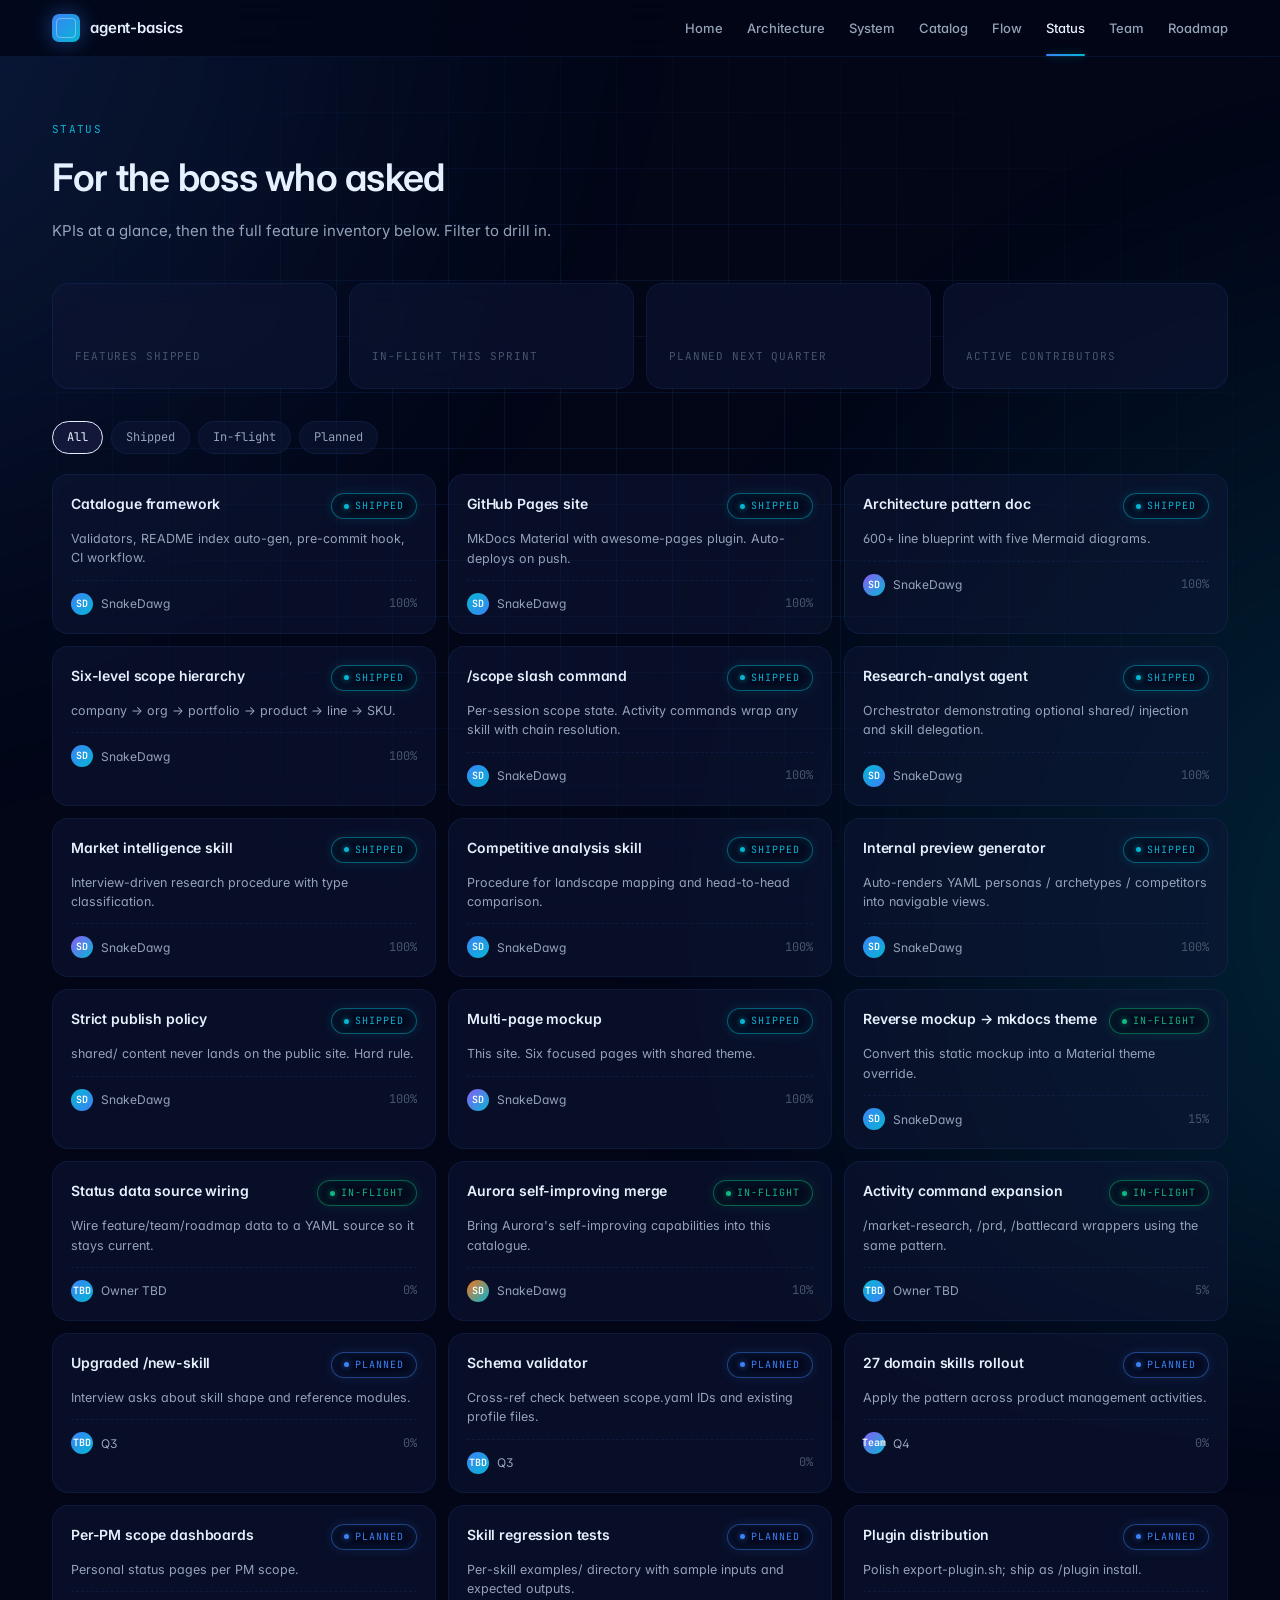
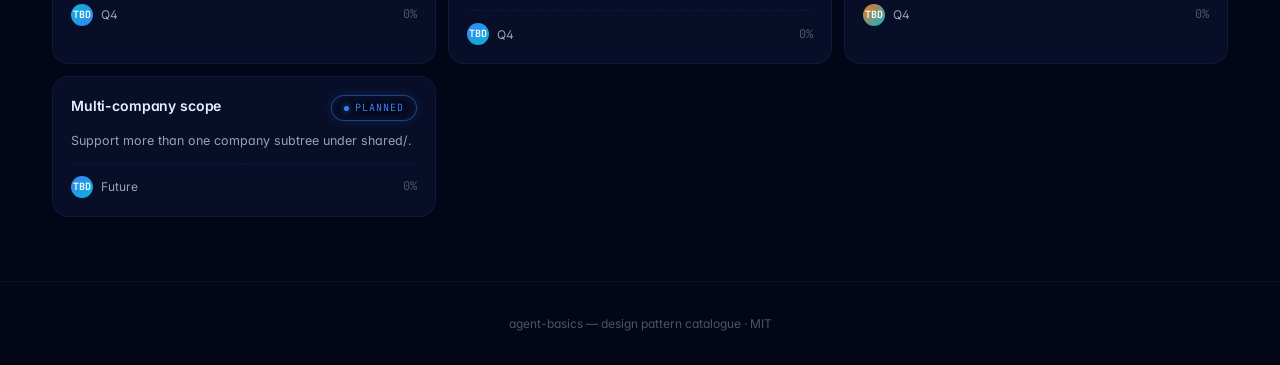
<file: docs/mockup/status.html>
<!DOCTYPE html>
<html lang="en">
<head>
<meta charset="UTF-8">
<meta name="viewport" content="width=device-width, initial-scale=1.0">
<title>Status — Agent + Skill Catalogue</title>
<link rel="preconnect" href="https://fonts.googleapis.com">
<link rel="preconnect" href="https://fonts.gstatic.com" crossorigin>
<link href="https://fonts.googleapis.com/css2?family=Inter:wght@300;400;500;600;700&family=JetBrains+Mono:wght@400;500;600&display=swap" rel="stylesheet">
<link rel="stylesheet" href="style.css">
<link rel="stylesheet" href="https://unpkg.com/aos@2.3.4/dist/aos.css">
<style>
.kpi-grid {
  display: grid;
  grid-template-columns: repeat(4, 1fr);
  gap: 12px;
  margin-bottom: 32px;
}
@media (max-width: 800px) { .kpi-grid { grid-template-columns: repeat(2, 1fr); } }
.kpi {
  background: var(--bg-glass);
  backdrop-filter: blur(12px);
  border: 1px solid var(--border-subtle);
  border-radius: var(--radius-lg);
  padding: 22px;
  text-align: left;
  transition: all 0.2s ease;
}
.kpi:hover { border-color: var(--border-medium); }
.kpi-num {
  font-size: 38px;
  font-weight: 700;
  letter-spacing: -0.02em;
  background: linear-gradient(135deg, var(--accent-violet), var(--accent-cyan));
  -webkit-background-clip: text;
  background-clip: text;
  color: transparent;
  margin-bottom: 4px;
  line-height: 1;
}
.kpi-label {
  font-family: 'JetBrains Mono', monospace;
  font-size: 11px;
  color: var(--text-muted);
  text-transform: uppercase;
  letter-spacing: 0.08em;
}

.filter-bar {
  display: flex; gap: 8px; flex-wrap: wrap;
  margin-bottom: 20px;
}
.filter-chip {
  font-family: 'JetBrains Mono', monospace;
  font-size: 12px;
  padding: 6px 14px;
  border-radius: 100px;
  background: var(--bg-glass);
  border: 1px solid var(--border-subtle);
  color: var(--text-secondary);
  cursor: pointer;
  transition: all 0.2s ease;
}
.filter-chip:hover {
  border-color: var(--border-medium);
  color: var(--text-primary);
}
.filter-chip.on {
  border-color: var(--accent-violet);
  color: var(--text-primary);
  background: rgba(157, 124, 255, 0.1);
}

.feature-grid {
  display: grid;
  grid-template-columns: repeat(auto-fit, minmax(300px, 1fr));
  gap: 12px;
}
.feature {
  background: var(--bg-glass);
  border: 1px solid var(--border-subtle);
  border-radius: var(--radius-lg);
  padding: 18px;
  transition: all 0.2s ease;
}
.feature:hover {
  transform: translateY(-2px);
  border-color: var(--border-medium);
}
.feature-head {
  display: flex; justify-content: space-between; align-items: flex-start;
  gap: 12px; margin-bottom: 10px;
}
.feature h4 {
  font-size: 14px; font-weight: 600; letter-spacing: -0.01em;
}
.feature-desc {
  font-size: 12.5px; color: var(--text-secondary);
  line-height: 1.55; margin-bottom: 12px;
}
.feature-foot {
  display: flex; justify-content: space-between; align-items: center;
  padding-top: 12px;
  border-top: 1px dashed var(--border-subtle);
  font-size: 12px;
}
.feature-owner {
  display: flex; align-items: center; gap: 8px;
  color: var(--text-secondary);
}
.feature-progress {
  font-family: 'JetBrains Mono', monospace;
  color: var(--text-muted);
}
</style>
</head>
<body>

<nav class="nav">
  <div class="nav-inner">
    <a class="logo" href="index.html">
      <span class="logo-mark"></span>
      <span>agent-basics</span>
    </a>
    <ul class="nav-links">
      <li><a href="index.html">Home</a></li>
      <li><a href="architecture.html">Architecture</a></li>
      <li><a href="system.html">System</a></li>
      <li><a href="catalog.html">Catalog</a></li>
      <li><a href="flow.html">Flow</a></li>
      <li><a href="status.html" class="active">Status</a></li>
      <li><a href="team.html">Team</a></li>
      <li><a href="roadmap.html">Roadmap</a></li>
    </ul>
  </div>
</nav>

<main>

<section class="page">
  <div class="page-head">
    <span class="eyebrow">Status</span>
    <h1 class="h-page">For the boss who asked</h1>
    <p class="lede">KPIs at a glance, then the full feature inventory below. Filter to drill in.</p>
  </div>

  <div class="kpi-grid">
    <div class="kpi" data-aos="fade-up"><div class="kpi-num">11</div><div class="kpi-label">Features shipped</div></div>
    <div class="kpi" data-aos="fade-up"><div class="kpi-num">4</div><div class="kpi-label">In-flight this sprint</div></div>
    <div class="kpi" data-aos="fade-up"><div class="kpi-num">7</div><div class="kpi-label">Planned next quarter</div></div>
    <div class="kpi" data-aos="fade-up"><div class="kpi-num">3</div><div class="kpi-label">Active contributors</div></div>
  </div>

  <div class="filter-bar">
    <span class="filter-chip on" data-filter="all">All</span>
    <span class="filter-chip" data-filter="shipped">Shipped</span>
    <span class="filter-chip" data-filter="active">In-flight</span>
    <span class="filter-chip" data-filter="planned">Planned</span>
  </div>

  <div class="feature-grid" id="featureGrid">
    <!-- shipped -->
    <div data-aos="fade-up" class="feature" data-status="shipped">
      <div class="feature-head"><h4>Catalogue framework</h4><span class="status-pill status-shipped">Shipped</span></div>
      <div class="feature-desc">Validators, README index auto-gen, pre-commit hook, CI workflow.</div>
      <div class="feature-foot"><div class="feature-owner"><span class="avatar avatar-sm av-violet">SD</span>SnakeDawg</div><div class="feature-progress">100%</div></div>
    </div>
    <div class="feature" data-status="shipped">
      <div class="feature-head"><h4>GitHub Pages site</h4><span class="status-pill status-shipped">Shipped</span></div>
      <div class="feature-desc">MkDocs Material with awesome-pages plugin. Auto-deploys on push.</div>
      <div class="feature-foot"><div class="feature-owner"><span class="avatar avatar-sm av-cyan">SD</span>SnakeDawg</div><div class="feature-progress">100%</div></div>
    </div>
    <div class="feature" data-status="shipped">
      <div class="feature-head"><h4>Architecture pattern doc</h4><span class="status-pill status-shipped">Shipped</span></div>
      <div class="feature-desc">600+ line blueprint with five Mermaid diagrams.</div>
      <div class="feature-foot"><div class="feature-owner"><span class="avatar avatar-sm av-magenta">SD</span>SnakeDawg</div><div class="feature-progress">100%</div></div>
    </div>
    <div class="feature" data-status="shipped">
      <div class="feature-head"><h4>Six-level scope hierarchy</h4><span class="status-pill status-shipped">Shipped</span></div>
      <div class="feature-desc">company → org → portfolio → product → line → SKU.</div>
      <div class="feature-foot"><div class="feature-owner"><span class="avatar avatar-sm av-blue">SD</span>SnakeDawg</div><div class="feature-progress">100%</div></div>
    </div>
    <div class="feature" data-status="shipped">
      <div class="feature-head"><h4>/scope slash command</h4><span class="status-pill status-shipped">Shipped</span></div>
      <div class="feature-desc">Per-session scope state. Activity commands wrap any skill with chain resolution.</div>
      <div class="feature-foot"><div class="feature-owner"><span class="avatar avatar-sm av-violet">SD</span>SnakeDawg</div><div class="feature-progress">100%</div></div>
    </div>
    <div class="feature" data-status="shipped">
      <div class="feature-head"><h4>Research-analyst agent</h4><span class="status-pill status-shipped">Shipped</span></div>
      <div class="feature-desc">Orchestrator demonstrating optional shared/ injection and skill delegation.</div>
      <div class="feature-foot"><div class="feature-owner"><span class="avatar avatar-sm av-cyan">SD</span>SnakeDawg</div><div class="feature-progress">100%</div></div>
    </div>
    <div class="feature" data-status="shipped">
      <div class="feature-head"><h4>Market intelligence skill</h4><span class="status-pill status-shipped">Shipped</span></div>
      <div class="feature-desc">Interview-driven research procedure with type classification.</div>
      <div class="feature-foot"><div class="feature-owner"><span class="avatar avatar-sm av-magenta">SD</span>SnakeDawg</div><div class="feature-progress">100%</div></div>
    </div>
    <div class="feature" data-status="shipped">
      <div class="feature-head"><h4>Competitive analysis skill</h4><span class="status-pill status-shipped">Shipped</span></div>
      <div class="feature-desc">Procedure for landscape mapping and head-to-head comparison.</div>
      <div class="feature-foot"><div class="feature-owner"><span class="avatar avatar-sm av-blue">SD</span>SnakeDawg</div><div class="feature-progress">100%</div></div>
    </div>
    <div class="feature" data-status="shipped">
      <div class="feature-head"><h4>Internal preview generator</h4><span class="status-pill status-shipped">Shipped</span></div>
      <div class="feature-desc">Auto-renders YAML personas / archetypes / competitors into navigable views.</div>
      <div class="feature-foot"><div class="feature-owner"><span class="avatar avatar-sm av-violet">SD</span>SnakeDawg</div><div class="feature-progress">100%</div></div>
    </div>
    <div class="feature" data-status="shipped">
      <div class="feature-head"><h4>Strict publish policy</h4><span class="status-pill status-shipped">Shipped</span></div>
      <div class="feature-desc">shared/ content never lands on the public site. Hard rule.</div>
      <div class="feature-foot"><div class="feature-owner"><span class="avatar avatar-sm av-cyan">SD</span>SnakeDawg</div><div class="feature-progress">100%</div></div>
    </div>
    <div class="feature" data-status="shipped">
      <div class="feature-head"><h4>Multi-page mockup</h4><span class="status-pill status-shipped">Shipped</span></div>
      <div class="feature-desc">This site. Six focused pages with shared theme.</div>
      <div class="feature-foot"><div class="feature-owner"><span class="avatar avatar-sm av-magenta">SD</span>SnakeDawg</div><div class="feature-progress">100%</div></div>
    </div>

    <!-- in-flight -->
    <div class="feature" data-status="active">
      <div class="feature-head"><h4>Reverse mockup → mkdocs theme</h4><span class="status-pill status-active">In-flight</span></div>
      <div class="feature-desc">Convert this static mockup into a Material theme override.</div>
      <div class="feature-foot"><div class="feature-owner"><span class="avatar avatar-sm av-violet">SD</span>SnakeDawg</div><div class="feature-progress">15%</div></div>
    </div>
    <div class="feature" data-status="active">
      <div class="feature-head"><h4>Status data source wiring</h4><span class="status-pill status-active">In-flight</span></div>
      <div class="feature-desc">Wire feature/team/roadmap data to a YAML source so it stays current.</div>
      <div class="feature-foot"><div class="feature-owner"><span class="avatar avatar-sm av-blue">TBD</span>Owner TBD</div><div class="feature-progress">0%</div></div>
    </div>
    <div class="feature" data-status="active">
      <div class="feature-head"><h4>Aurora self-improving merge</h4><span class="status-pill status-active">In-flight</span></div>
      <div class="feature-desc">Bring Aurora's self-improving capabilities into this catalogue.</div>
      <div class="feature-foot"><div class="feature-owner"><span class="avatar avatar-sm av-amber">SD</span>SnakeDawg</div><div class="feature-progress">10%</div></div>
    </div>
    <div class="feature" data-status="active">
      <div class="feature-head"><h4>Activity command expansion</h4><span class="status-pill status-active">In-flight</span></div>
      <div class="feature-desc">/market-research, /prd, /battlecard wrappers using the same pattern.</div>
      <div class="feature-foot"><div class="feature-owner"><span class="avatar avatar-sm av-cyan">TBD</span>Owner TBD</div><div class="feature-progress">5%</div></div>
    </div>

    <!-- planned -->
    <div class="feature" data-status="planned">
      <div class="feature-head"><h4>Upgraded /new-skill</h4><span class="status-pill status-planned">Planned</span></div>
      <div class="feature-desc">Interview asks about skill shape and reference modules.</div>
      <div class="feature-foot"><div class="feature-owner"><span class="avatar avatar-sm av-blue">TBD</span>Q3</div><div class="feature-progress">0%</div></div>
    </div>
    <div class="feature" data-status="planned">
      <div class="feature-head"><h4>Schema validator</h4><span class="status-pill status-planned">Planned</span></div>
      <div class="feature-desc">Cross-ref check between scope.yaml IDs and existing profile files.</div>
      <div class="feature-foot"><div class="feature-owner"><span class="avatar avatar-sm av-violet">TBD</span>Q3</div><div class="feature-progress">0%</div></div>
    </div>
    <div class="feature" data-status="planned">
      <div class="feature-head"><h4>27 domain skills rollout</h4><span class="status-pill status-planned">Planned</span></div>
      <div class="feature-desc">Apply the pattern across product management activities.</div>
      <div class="feature-foot"><div class="feature-owner"><span class="avatar avatar-sm av-magenta">Team</span>Q4</div><div class="feature-progress">0%</div></div>
    </div>
    <div class="feature" data-status="planned">
      <div class="feature-head"><h4>Per-PM scope dashboards</h4><span class="status-pill status-planned">Planned</span></div>
      <div class="feature-desc">Personal status pages per PM scope.</div>
      <div class="feature-foot"><div class="feature-owner"><span class="avatar avatar-sm av-cyan">TBD</span>Q4</div><div class="feature-progress">0%</div></div>
    </div>
    <div class="feature" data-status="planned">
      <div class="feature-head"><h4>Skill regression tests</h4><span class="status-pill status-planned">Planned</span></div>
      <div class="feature-desc">Per-skill examples/ directory with sample inputs and expected outputs.</div>
      <div class="feature-foot"><div class="feature-owner"><span class="avatar avatar-sm av-blue">TBD</span>Q4</div><div class="feature-progress">0%</div></div>
    </div>
    <div class="feature" data-status="planned">
      <div class="feature-head"><h4>Plugin distribution</h4><span class="status-pill status-planned">Planned</span></div>
      <div class="feature-desc">Polish export-plugin.sh; ship as /plugin install.</div>
      <div class="feature-foot"><div class="feature-owner"><span class="avatar avatar-sm av-amber">TBD</span>Q4</div><div class="feature-progress">0%</div></div>
    </div>
    <div class="feature" data-status="planned">
      <div class="feature-head"><h4>Multi-company scope</h4><span class="status-pill status-planned">Planned</span></div>
      <div class="feature-desc">Support more than one company subtree under shared/.</div>
      <div class="feature-foot"><div class="feature-owner"><span class="avatar avatar-sm av-violet">TBD</span>Future</div><div class="feature-progress">0%</div></div>
    </div>
  </div>
</section>

</main>

<footer>agent-basics — design pattern catalogue · MIT</footer>

<script>
const chips = document.querySelectorAll('.filter-chip');
const features = document.querySelectorAll('#featureGrid .feature');
chips.forEach(chip => {
  chip.addEventListener('click', () => {
    chips.forEach(c => c.classList.remove('on'));
    chip.classList.add('on');
    const f = chip.dataset.filter;
    features.forEach(el => {
      el.style.display = (f === 'all' || el.dataset.status === f) ? '' : 'none';
    });
  });
});
</script>

<script src="https://unpkg.com/aos@2.3.4/dist/aos.js"></script>
<script>AOS.init({duration:600, once:true, offset:60});</script>
</body>
</html>
</file>
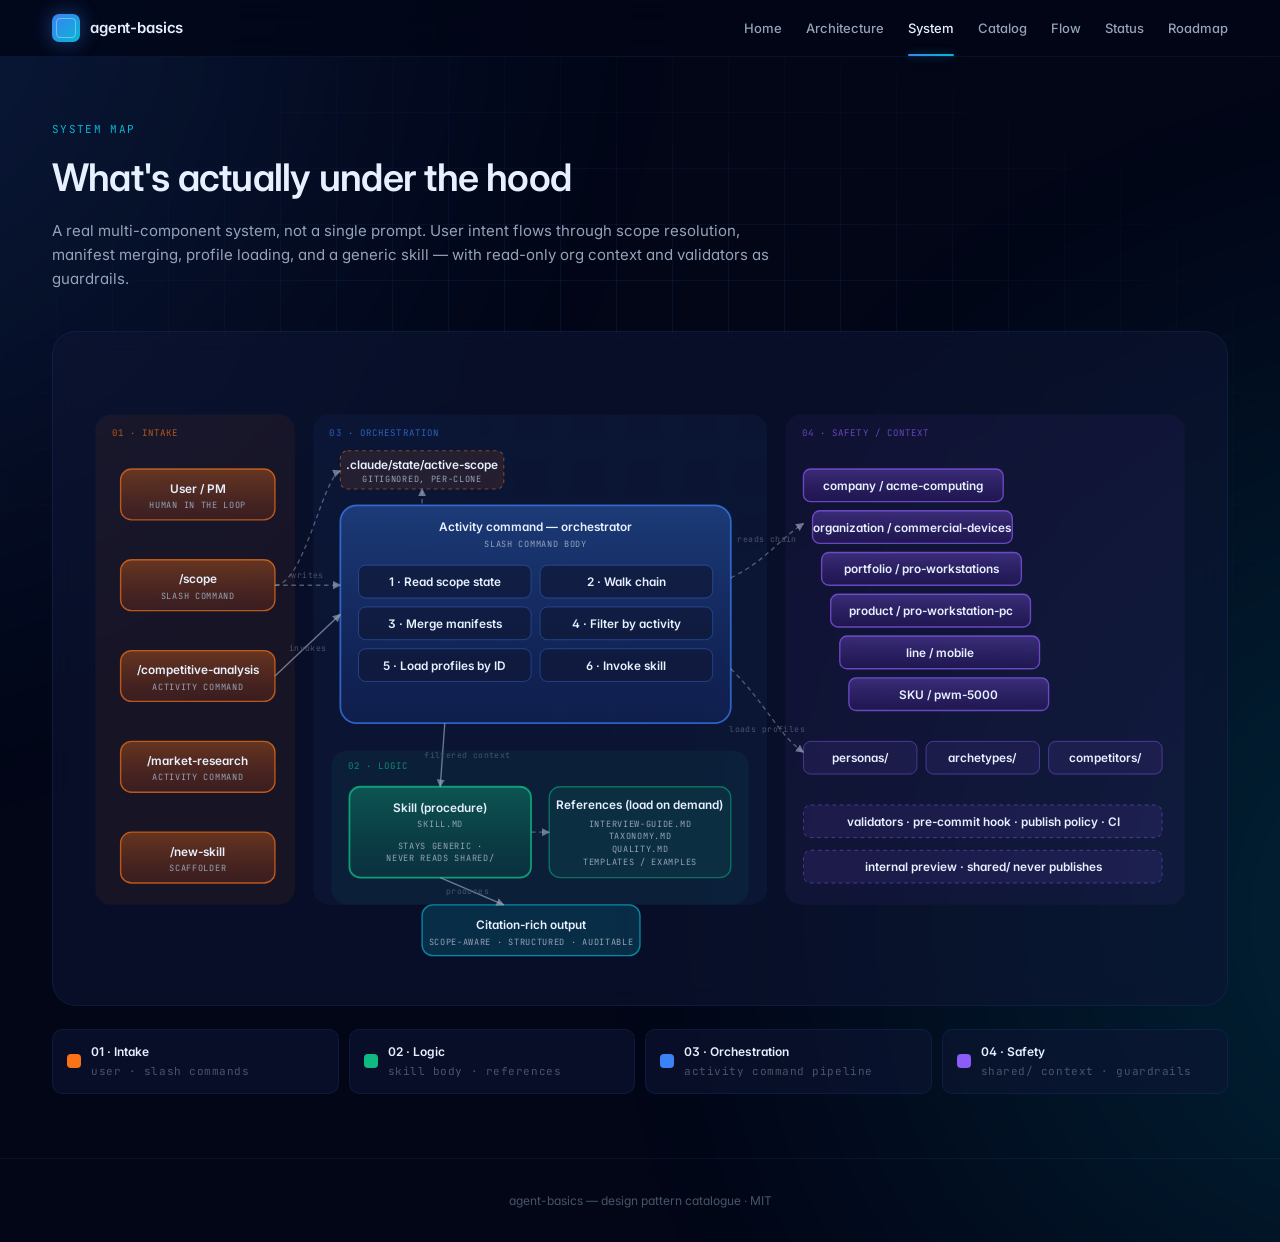
<file: docs/mockup/system.html>
<!DOCTYPE html>
<html lang="en">
<head>
<meta charset="UTF-8">
<meta name="viewport" content="width=device-width, initial-scale=1.0">
<title>System map — Agent + Skill Catalogue</title>
<link rel="preconnect" href="https://fonts.googleapis.com">
<link rel="preconnect" href="https://fonts.gstatic.com" crossorigin>
<link href="https://fonts.googleapis.com/css2?family=Inter:wght@300;400;500;600;700&family=JetBrains+Mono:wght@400;500;600&display=swap" rel="stylesheet">
<link rel="stylesheet" href="style.css">
<link rel="stylesheet" href="https://unpkg.com/aos@2.3.4/dist/aos.css">
<style>
.diagram-frame {
  background: var(--bg-glass);
  backdrop-filter: blur(12px);
  border: 1px solid var(--border-subtle);
  border-radius: var(--radius-xl);
  padding: 28px 24px;
  overflow-x: auto;
}
.diagram-frame svg { display: block; width: 100%; height: auto; max-width: 100%; }

/* Layer region backgrounds — soft tinted zones that group components by layer */
.zone { rx: 18; opacity: 0.06; }
.zone-intake        { fill: var(--layer-intake); }
.zone-logic         { fill: var(--layer-logic); }
.zone-orchestration { fill: var(--layer-orchestration); }
.zone-safety        { fill: var(--layer-safety); }
.zone-label {
  font-family: 'JetBrains Mono', monospace;
  font-size: 10px;
  letter-spacing: 0.12em;
  text-transform: uppercase;
  fill-opacity: 0.7;
}

/* Component boxes */
.comp { cursor: default; }
.comp-bg { transition: filter 0.2s ease; }
.comp:hover .comp-bg { filter: drop-shadow(0 0 14px currentColor); }
.comp-label  { font-family: 'Inter', sans-serif; font-size: 13px; font-weight: 600; fill: var(--text-primary); text-anchor: middle; pointer-events: none; }
.comp-sub    { font-family: 'JetBrains Mono', monospace; font-size: 9.5px; fill: var(--text-secondary); text-anchor: middle; pointer-events: none; text-transform: uppercase; letter-spacing: 0.08em; }

.flow-line { stroke: rgba(148, 163, 184, 0.5); stroke-width: 1.5; fill: none; stroke-dasharray: 5 4; }
.flow-line-solid { stroke: rgba(148, 163, 184, 0.7); stroke-width: 1.5; fill: none; }
.flow-label {
  font-family: 'JetBrains Mono', monospace;
  font-size: 9px;
  fill: var(--text-muted);
  text-anchor: middle;
  letter-spacing: 0.05em;
}

.legend {
  margin-top: 22px;
  display: grid;
  grid-template-columns: repeat(4, 1fr);
  gap: 10px;
}
@media (max-width: 720px) { .legend { grid-template-columns: repeat(2, 1fr); } }
.legend-item {
  display: flex; align-items: center; gap: 10px;
  padding: 12px 14px;
  background: var(--bg-glass);
  border: 1px solid var(--border-subtle);
  border-radius: var(--radius-md);
  font-size: 12px;
}
.legend-swatch { width: 14px; height: 14px; border-radius: 4px; flex-shrink: 0; }
.legend-text strong { font-weight: 600; }
.legend-text span { display: block; color: var(--text-muted); font-size: 11px; font-family: 'JetBrains Mono', monospace; letter-spacing: 0.05em; margin-top: 2px; }
</style>
</head>
<body>

<nav class="nav">
  <div class="nav-inner">
    <a class="logo" href="index.html"><span class="logo-mark"></span><span>agent-basics</span></a>
    <ul class="nav-links">
      <li><a href="index.html">Home</a></li>
      <li><a href="architecture.html">Architecture</a></li>
      <li><a href="system.html" class="active">System</a></li>
      <li><a href="catalog.html">Catalog</a></li>
      <li><a href="flow.html">Flow</a></li>
      <li><a href="status.html">Status</a></li>
      <li><a href="roadmap.html">Roadmap</a></li>
    </ul>
  </div>
</nav>

<main>

<section class="page">
  <div class="page-head" data-aos="fade-up">
    <span class="eyebrow">System map</span>
    <h1 class="h-page">What's actually under the hood</h1>
    <p class="lede">A real multi-component system, not a single prompt. User intent flows through scope resolution, manifest merging, profile loading, and a generic skill — with read-only org context and validators as guardrails.</p>
  </div>

  <div class="diagram-frame" data-aos="fade-up" data-aos-delay="80">
    <svg viewBox="0 0 1240 680" xmlns="http://www.w3.org/2000/svg" aria-labelledby="systemTitle">
      <title id="systemTitle">Agent-basics catalogue system topology</title>

      <defs>
        <linearGradient id="gOrch" x1="0" y1="0" x2="0" y2="1">
          <stop offset="0%" stop-color="#3b82f6" stop-opacity="0.35"/>
          <stop offset="100%" stop-color="#1e40af" stop-opacity="0.20"/>
        </linearGradient>
        <linearGradient id="gLogic" x1="0" y1="0" x2="0" y2="1">
          <stop offset="0%" stop-color="#10b981" stop-opacity="0.35"/>
          <stop offset="100%" stop-color="#047857" stop-opacity="0.20"/>
        </linearGradient>
        <linearGradient id="gIntake" x1="0" y1="0" x2="0" y2="1">
          <stop offset="0%" stop-color="#f97316" stop-opacity="0.35"/>
          <stop offset="100%" stop-color="#c2410c" stop-opacity="0.20"/>
        </linearGradient>
        <linearGradient id="gSafety" x1="0" y1="0" x2="0" y2="1">
          <stop offset="0%" stop-color="#8b5cf6" stop-opacity="0.35"/>
          <stop offset="100%" stop-color="#5b21b6" stop-opacity="0.20"/>
        </linearGradient>
        <marker id="arr" viewBox="0 0 10 10" refX="9" refY="5" markerWidth="6" markerHeight="6" orient="auto-start-reverse">
          <path d="M0,0 L10,5 L0,10 z" fill="rgba(148, 163, 184, 0.7)"/>
        </marker>
      </defs>

      <!-- Layer zones -->
      <rect class="zone zone-intake"        x="20"   y="60"  width="220" height="540"/>
      <rect class="zone zone-orchestration" x="260"  y="60"  width="500" height="540"/>
      <rect class="zone zone-logic"         x="280"  y="430" width="460" height="170"/>
      <rect class="zone zone-safety"        x="780"  y="60"  width="440" height="540"/>

      <text class="zone-label" x="38"  y="84" fill="#f97316">01 · Intake</text>
      <text class="zone-label" x="278" y="84" fill="#3b82f6">03 · Orchestration</text>
      <text class="zone-label" x="298" y="450" fill="#10b981">02 · Logic</text>
      <text class="zone-label" x="798" y="84" fill="#8b5cf6">04 · Safety / Context</text>

      <!-- Intake column -->
      <g class="comp" style="color: #f97316;">
        <rect class="comp-bg" x="48"  y="120" width="170" height="56" rx="12" fill="url(#gIntake)" stroke="#f97316" stroke-opacity="0.7" stroke-width="1.5"/>
        <text class="comp-label" x="133" y="146">User / PM</text>
        <text class="comp-sub"   x="133" y="163">human in the loop</text>
      </g>
      <g class="comp" style="color: #f97316;">
        <rect class="comp-bg" x="48"  y="220" width="170" height="56" rx="12" fill="url(#gIntake)" stroke="#f97316" stroke-opacity="0.7" stroke-width="1.5"/>
        <text class="comp-label" x="133" y="246">/scope</text>
        <text class="comp-sub"   x="133" y="263">slash command</text>
      </g>
      <g class="comp" style="color: #f97316;">
        <rect class="comp-bg" x="48"  y="320" width="170" height="56" rx="12" fill="url(#gIntake)" stroke="#f97316" stroke-opacity="0.7" stroke-width="1.5"/>
        <text class="comp-label" x="133" y="346">/competitive-analysis</text>
        <text class="comp-sub"   x="133" y="363">activity command</text>
      </g>
      <g class="comp" style="color: #f97316;">
        <rect class="comp-bg" x="48"  y="420" width="170" height="56" rx="12" fill="url(#gIntake)" stroke="#f97316" stroke-opacity="0.7" stroke-width="1.5"/>
        <text class="comp-label" x="133" y="446">/market-research</text>
        <text class="comp-sub"   x="133" y="463">activity command</text>
      </g>
      <g class="comp" style="color: #f97316;">
        <rect class="comp-bg" x="48"  y="520" width="170" height="56" rx="12" fill="url(#gIntake)" stroke="#f97316" stroke-opacity="0.7" stroke-width="1.5"/>
        <text class="comp-label" x="133" y="546">/new-skill</text>
        <text class="comp-sub"   x="133" y="563">scaffolder</text>
      </g>

      <!-- Orchestration center: activity command "supervisor" -->
      <g class="comp" style="color: #3b82f6;">
        <rect class="comp-bg" x="290" y="160" width="430" height="240" rx="18" fill="url(#gOrch)" stroke="#3b82f6" stroke-opacity="0.7" stroke-width="2"/>
        <text class="comp-label" x="505" y="188" font-size="15">Activity command — orchestrator</text>
        <text class="comp-sub"   x="505" y="206">slash command body</text>

        <!-- nested process steps -->
        <rect x="310" y="226" width="190" height="36" rx="8" fill="rgba(15, 23, 53, 0.7)" stroke="#3b82f6" stroke-opacity="0.4"/>
        <text class="comp-label" x="405" y="249" font-size="11">1 · Read scope state</text>

        <rect x="510" y="226" width="190" height="36" rx="8" fill="rgba(15, 23, 53, 0.7)" stroke="#3b82f6" stroke-opacity="0.4"/>
        <text class="comp-label" x="605" y="249" font-size="11">2 · Walk chain</text>

        <rect x="310" y="272" width="190" height="36" rx="8" fill="rgba(15, 23, 53, 0.7)" stroke="#3b82f6" stroke-opacity="0.4"/>
        <text class="comp-label" x="405" y="295" font-size="11">3 · Merge manifests</text>

        <rect x="510" y="272" width="190" height="36" rx="8" fill="rgba(15, 23, 53, 0.7)" stroke="#3b82f6" stroke-opacity="0.4"/>
        <text class="comp-label" x="605" y="295" font-size="11">4 · Filter by activity</text>

        <rect x="310" y="318" width="190" height="36" rx="8" fill="rgba(15, 23, 53, 0.7)" stroke="#3b82f6" stroke-opacity="0.4"/>
        <text class="comp-label" x="405" y="341" font-size="11">5 · Load profiles by ID</text>

        <rect x="510" y="318" width="190" height="36" rx="8" fill="rgba(15, 23, 53, 0.7)" stroke="#3b82f6" stroke-opacity="0.4"/>
        <text class="comp-label" x="605" y="341" font-size="11">6 · Invoke skill</text>
      </g>

      <!-- Scope state file -->
      <g class="comp" style="color: #f97316;">
        <rect class="comp-bg" x="290" y="100" width="180" height="42" rx="8" fill="rgba(249, 115, 22, 0.10)" stroke="#f97316" stroke-opacity="0.5" stroke-width="1.2" stroke-dasharray="4 4"/>
        <text class="comp-label" x="380" y="120" font-size="11">.claude/state/active-scope</text>
        <text class="comp-sub"   x="380" y="134">gitignored, per-clone</text>
      </g>

      <!-- Logic: skill -->
      <g class="comp" style="color: #10b981;">
        <rect class="comp-bg" x="300" y="470" width="200" height="100" rx="12" fill="url(#gLogic)" stroke="#10b981" stroke-opacity="0.8" stroke-width="2"/>
        <text class="comp-label" x="400" y="498" font-size="15">Skill (procedure)</text>
        <text class="comp-sub"   x="400" y="514">SKILL.md</text>
        <text class="comp-sub"   x="400" y="538">stays generic ·</text>
        <text class="comp-sub"   x="400" y="552">never reads shared/</text>
      </g>

      <!-- Logic: references -->
      <g class="comp" style="color: #10b981;">
        <rect class="comp-bg" x="520" y="470" width="200" height="100" rx="12" fill="rgba(16, 185, 129, 0.10)" stroke="#10b981" stroke-opacity="0.5" stroke-width="1.5"/>
        <text class="comp-label" x="620" y="494" font-size="13">References (load on demand)</text>
        <text class="comp-sub"   x="620" y="514">interview-guide.md</text>
        <text class="comp-sub"   x="620" y="528">taxonomy.md</text>
        <text class="comp-sub"   x="620" y="542">quality.md</text>
        <text class="comp-sub"   x="620" y="556">templates / examples</text>
      </g>

      <!-- Output -->
      <g class="comp" style="color: #06b6d4;">
        <rect class="comp-bg" x="380" y="600" width="240" height="56" rx="12" fill="rgba(6, 182, 212, 0.18)" stroke="#06b6d4" stroke-opacity="0.7" stroke-width="1.5"/>
        <text class="comp-label" x="500" y="627" font-size="14">Citation-rich output</text>
        <text class="comp-sub"   x="500" y="644">scope-aware · structured · auditable</text>
      </g>

      <!-- Safety / shared column -->
      <g class="comp" style="color: #8b5cf6;">
        <rect class="comp-bg" x="800" y="120" width="220" height="36" rx="8" fill="url(#gSafety)" stroke="#8b5cf6" stroke-opacity="0.7" stroke-width="1.5"/>
        <text class="comp-label" x="910" y="143" font-size="12">company / acme-computing</text>
      </g>
      <g class="comp" style="color: #8b5cf6;">
        <rect class="comp-bg" x="810" y="166" width="220" height="36" rx="8" fill="url(#gSafety)" stroke="#8b5cf6" stroke-opacity="0.7" stroke-width="1.5"/>
        <text class="comp-label" x="920" y="189" font-size="12">organization / commercial-devices</text>
      </g>
      <g class="comp" style="color: #8b5cf6;">
        <rect class="comp-bg" x="820" y="212" width="220" height="36" rx="8" fill="url(#gSafety)" stroke="#8b5cf6" stroke-opacity="0.7" stroke-width="1.5"/>
        <text class="comp-label" x="930" y="235" font-size="12">portfolio / pro-workstations</text>
      </g>
      <g class="comp" style="color: #8b5cf6;">
        <rect class="comp-bg" x="830" y="258" width="220" height="36" rx="8" fill="url(#gSafety)" stroke="#8b5cf6" stroke-opacity="0.7" stroke-width="1.5"/>
        <text class="comp-label" x="940" y="281" font-size="12">product / pro-workstation-pc</text>
      </g>
      <g class="comp" style="color: #8b5cf6;">
        <rect class="comp-bg" x="840" y="304" width="220" height="36" rx="8" fill="url(#gSafety)" stroke="#8b5cf6" stroke-opacity="0.7" stroke-width="1.5"/>
        <text class="comp-label" x="950" y="327" font-size="12">line / mobile</text>
      </g>
      <g class="comp" style="color: #8b5cf6;">
        <rect class="comp-bg" x="850" y="350" width="220" height="36" rx="8" fill="url(#gSafety)" stroke="#8b5cf6" stroke-opacity="0.7" stroke-width="1.5"/>
        <text class="comp-label" x="960" y="373" font-size="12">SKU / pwm-5000</text>
      </g>

      <!-- atomic profiles -->
      <g class="comp" style="color: #8b5cf6;">
        <rect class="comp-bg" x="800" y="420" width="125" height="36" rx="8" fill="rgba(139, 92, 246, 0.10)" stroke="#8b5cf6" stroke-opacity="0.5"/>
        <text class="comp-label" x="862" y="443" font-size="11">personas/</text>
      </g>
      <g class="comp" style="color: #8b5cf6;">
        <rect class="comp-bg" x="935" y="420" width="125" height="36" rx="8" fill="rgba(139, 92, 246, 0.10)" stroke="#8b5cf6" stroke-opacity="0.5"/>
        <text class="comp-label" x="997" y="443" font-size="11">archetypes/</text>
      </g>
      <g class="comp" style="color: #8b5cf6;">
        <rect class="comp-bg" x="1070" y="420" width="125" height="36" rx="8" fill="rgba(139, 92, 246, 0.10)" stroke="#8b5cf6" stroke-opacity="0.5"/>
        <text class="comp-label" x="1132" y="443" font-size="11">competitors/</text>
      </g>

      <!-- Guardrails -->
      <g class="comp" style="color: #8b5cf6;">
        <rect class="comp-bg" x="800" y="490" width="395" height="36" rx="8" fill="rgba(139, 92, 246, 0.10)" stroke="#8b5cf6" stroke-opacity="0.5" stroke-dasharray="4 4"/>
        <text class="comp-label" x="998" y="513" font-size="11">validators · pre-commit hook · publish policy · CI</text>
      </g>
      <g class="comp" style="color: #8b5cf6;">
        <rect class="comp-bg" x="800" y="540" width="395" height="36" rx="8" fill="rgba(139, 92, 246, 0.10)" stroke="#8b5cf6" stroke-opacity="0.5" stroke-dasharray="4 4"/>
        <text class="comp-label" x="998" y="563" font-size="11">internal preview ·  shared/ never publishes</text>
      </g>

      <!-- Flows -->
      <!-- user → /scope -->
      <path class="flow-line" d="M 218 248 L 290 248" marker-end="url(#arr)"/>
      <text class="flow-label" x="254" y="240">writes</text>
      <!-- /scope writes state -->
      <path class="flow-line" d="M 218 248 C 250 248, 270 130, 290 122" marker-end="url(#arr)"/>
      <!-- /activity → orchestrator -->
      <path class="flow-line-solid" d="M 218 348 L 290 280" marker-end="url(#arr)"/>
      <text class="flow-label" x="254" y="320">invokes</text>
      <!-- orchestrator reads state -->
      <path class="flow-line" d="M 380 158 L 380 142" marker-end="url(#arr)"/>
      <!-- orchestrator → shared/ chain -->
      <path class="flow-line" d="M 720 240 C 760 220, 770 200, 800 180" marker-end="url(#arr)"/>
      <text class="flow-label" x="760" y="200">reads chain</text>
      <!-- orchestrator → atomic profiles -->
      <path class="flow-line" d="M 720 340 C 760 380, 770 410, 800 432" marker-end="url(#arr)"/>
      <text class="flow-label" x="760" y="410">loads profiles</text>
      <!-- orchestrator → skill -->
      <path class="flow-line-solid" d="M 405 400 L 400 470" marker-end="url(#arr)"/>
      <text class="flow-label" x="430" y="438">filtered context</text>
      <!-- skill → references (read on demand) -->
      <path class="flow-line" d="M 500 520 L 520 520" marker-end="url(#arr)"/>
      <!-- skill → output -->
      <path class="flow-line-solid" d="M 400 570 L 470 600" marker-end="url(#arr)"/>
      <text class="flow-label" x="430" y="588">produces</text>

    </svg>
  </div>

  <div class="legend" data-aos="fade-up" data-aos-delay="120">
    <div class="legend-item">
      <span class="legend-swatch" style="background:#f97316;"></span>
      <div class="legend-text"><strong>01 · Intake</strong><span>user · slash commands</span></div>
    </div>
    <div class="legend-item">
      <span class="legend-swatch" style="background:#10b981;"></span>
      <div class="legend-text"><strong>02 · Logic</strong><span>skill body · references</span></div>
    </div>
    <div class="legend-item">
      <span class="legend-swatch" style="background:#3b82f6;"></span>
      <div class="legend-text"><strong>03 · Orchestration</strong><span>activity command pipeline</span></div>
    </div>
    <div class="legend-item">
      <span class="legend-swatch" style="background:#8b5cf6;"></span>
      <div class="legend-text"><strong>04 · Safety</strong><span>shared/ context · guardrails</span></div>
    </div>
  </div>

</section>

</main>

<footer>agent-basics — design pattern catalogue · MIT</footer>

<script src="https://unpkg.com/aos@2.3.4/dist/aos.js"></script>
<script>AOS.init({duration:600, once:true, offset:60});</script>
</body>
</html>
</file>
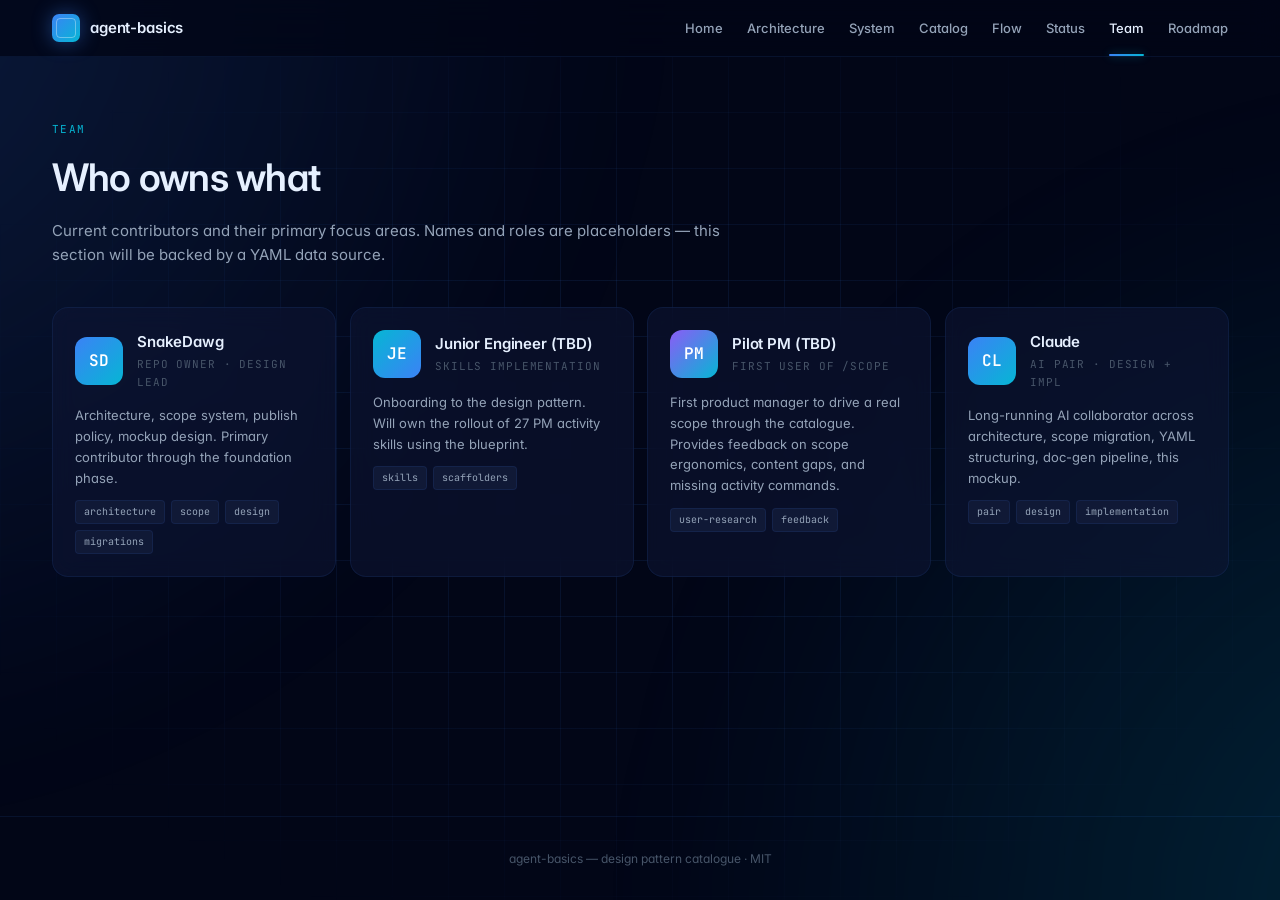
<file: docs/mockup/team.html>
<!DOCTYPE html>
<html lang="en">
<head>
<meta charset="UTF-8">
<meta name="viewport" content="width=device-width, initial-scale=1.0">
<title>Team — Agent + Skill Catalogue</title>
<link rel="preconnect" href="https://fonts.googleapis.com">
<link rel="preconnect" href="https://fonts.gstatic.com" crossorigin>
<link href="https://fonts.googleapis.com/css2?family=Inter:wght@300;400;500;600;700&family=JetBrains+Mono:wght@400;500;600&display=swap" rel="stylesheet">
<link rel="stylesheet" href="style.css">
<link rel="stylesheet" href="https://unpkg.com/aos@2.3.4/dist/aos.css">
<style>
.team-grid {
  display: grid;
  grid-template-columns: repeat(auto-fit, minmax(280px, 1fr));
  gap: 14px;
}
.team-card {
  background: var(--bg-glass);
  backdrop-filter: blur(12px);
  border: 1px solid var(--border-subtle);
  border-radius: var(--radius-lg);
  padding: 22px;
  transition: all 0.2s ease;
}
.team-card:hover {
  transform: translateY(-2px);
  border-color: var(--border-medium);
}
.team-head {
  display: flex; align-items: center; gap: 14px; margin-bottom: 14px;
}
.team-name { font-size: 15px; font-weight: 600; letter-spacing: -0.01em; }
.team-role {
  font-family: 'JetBrains Mono', monospace;
  font-size: 11px;
  color: var(--text-muted);
  text-transform: uppercase;
  letter-spacing: 0.08em;
  margin-top: 2px;
}
.team-focus {
  font-size: 13px; color: var(--text-secondary);
  margin-bottom: 12px; line-height: 1.6;
}
.team-tags { display: flex; gap: 6px; flex-wrap: wrap; }
.team-tag {
  font-family: 'JetBrains Mono', monospace;
  font-size: 10px;
  padding: 3px 8px;
  border-radius: 4px;
  background: var(--bg-elevated);
  border: 1px solid var(--border-subtle);
  color: var(--text-secondary);
}
</style>
</head>
<body>

<nav class="nav">
  <div class="nav-inner">
    <a class="logo" href="index.html">
      <span class="logo-mark"></span>
      <span>agent-basics</span>
    </a>
    <ul class="nav-links">
      <li><a href="index.html">Home</a></li>
      <li><a href="architecture.html">Architecture</a></li>
      <li><a href="system.html">System</a></li>
      <li><a href="catalog.html">Catalog</a></li>
      <li><a href="flow.html">Flow</a></li>
      <li><a href="status.html">Status</a></li>
      <li><a href="team.html" class="active">Team</a></li>
      <li><a href="roadmap.html">Roadmap</a></li>
    </ul>
  </div>
</nav>

<main>

<section class="page">
  <div class="page-head">
    <span class="eyebrow">Team</span>
    <h1 class="h-page">Who owns what</h1>
    <p class="lede">Current contributors and their primary focus areas. Names and roles are placeholders — this section will be backed by a YAML data source.</p>
  </div>

  <div class="team-grid">

    <div class="team-card" data-aos="fade-up">
      <div class="team-head">
        <div class="avatar avatar-lg av-violet">SD</div>
        <div>
          <div class="team-name">SnakeDawg</div>
          <div class="team-role">Repo owner · Design lead</div>
        </div>
      </div>
      <div class="team-focus">Architecture, scope system, publish policy, mockup design. Primary contributor through the foundation phase.</div>
      <div class="team-tags">
        <span class="team-tag">architecture</span>
        <span class="team-tag">scope</span>
        <span class="team-tag">design</span>
        <span class="team-tag">migrations</span>
      </div>
    </div>

    <div class="team-card" data-aos="fade-up">
      <div class="team-head">
        <div class="avatar avatar-lg av-cyan">JE</div>
        <div>
          <div class="team-name">Junior Engineer (TBD)</div>
          <div class="team-role">Skills implementation</div>
        </div>
      </div>
      <div class="team-focus">Onboarding to the design pattern. Will own the rollout of 27 PM activity skills using the blueprint.</div>
      <div class="team-tags">
        <span class="team-tag">skills</span>
        <span class="team-tag">scaffolders</span>
      </div>
    </div>

    <div class="team-card" data-aos="fade-up">
      <div class="team-head">
        <div class="avatar avatar-lg av-magenta">PM</div>
        <div>
          <div class="team-name">Pilot PM (TBD)</div>
          <div class="team-role">First user of /scope</div>
        </div>
      </div>
      <div class="team-focus">First product manager to drive a real scope through the catalogue. Provides feedback on scope ergonomics, content gaps, and missing activity commands.</div>
      <div class="team-tags">
        <span class="team-tag">user-research</span>
        <span class="team-tag">feedback</span>
      </div>
    </div>

    <div class="team-card" data-aos="fade-up">
      <div class="team-head">
        <div class="avatar avatar-lg av-blue">CL</div>
        <div>
          <div class="team-name">Claude</div>
          <div class="team-role">AI pair · Design + impl</div>
        </div>
      </div>
      <div class="team-focus">Long-running AI collaborator across architecture, scope migration, YAML structuring, doc-gen pipeline, this mockup.</div>
      <div class="team-tags">
        <span class="team-tag">pair</span>
        <span class="team-tag">design</span>
        <span class="team-tag">implementation</span>
      </div>
    </div>

  </div>
</section>

</main>

<footer>agent-basics — design pattern catalogue · MIT</footer>

<script src="https://unpkg.com/aos@2.3.4/dist/aos.js"></script>
<script>AOS.init({duration:600, once:true, offset:60});</script>
</body>
</html>
</file>
<file: docs/mockup/style.css>
/* ========================================================
   Aurora design system — standard template tokens
   Deep slate base, cyber blue/cyan dominant, semantic layer colors.
   Component library lives below the tokens.
   ======================================================== */

:root {
  /* surfaces */
  --bg-deep:        #020617;
  --bg-surface:     #0a1024;
  --bg-elevated:    #101936;
  --bg-glass:       rgba(15, 23, 53, 0.55);

  /* primary palette — cyber blue + cyan */
  --cyber-blue:     #3b82f6;
  --cyber-cyan:     #06b6d4;
  --cyber-blue-dim: rgba(59, 130, 246, 0.3);
  --cyber-cyan-dim: rgba(6, 182, 212, 0.3);

  /* semantic layer tokens (utility classes below) */
  --layer-intake:        #f97316;  /* solar orange — UIUX / intake */
  --layer-logic:         #10b981;  /* emerald — skills / active logic */
  --layer-orchestration: #3b82f6;  /* electric blue — orchestration */
  --layer-safety:        #8b5cf6;  /* deep purple — safety / memory */

  /* glows */
  --glow-blue:      rgba(59, 130, 246, 0.45);
  --glow-cyan:      rgba(6, 182, 212, 0.45);
  --glow-orange:    rgba(249, 115, 22, 0.45);
  --glow-emerald:   rgba(16, 185, 129, 0.45);
  --glow-purple:    rgba(139, 92, 246, 0.45);

  /* text */
  --text-primary:   #e6f0ff;
  --text-secondary: #94a3b8;
  --text-muted:     #475569;

  /* borders */
  --border-subtle:  rgba(59, 130, 246, 0.10);
  --border-medium:  rgba(59, 130, 246, 0.25);
  --border-strong:  rgba(6, 182, 212, 0.45);

  /* radius */
  --radius-sm: 6px;
  --radius-md: 10px;
  --radius-lg: 16px;
  --radius-xl: 24px;
}

* { box-sizing: border-box; margin: 0; padding: 0; }
html { scroll-behavior: smooth; }

body {
  font-family: 'Inter', system-ui, sans-serif;
  background: var(--bg-deep);
  color: var(--text-primary);
  line-height: 1.6;
  overflow-x: hidden;
  font-feature-settings: 'cv11', 'ss01';
  min-height: 100vh;
  display: flex;
  flex-direction: column;
}

/* atmospheric background — cyber blue/cyan ambient */
body::before {
  content: '';
  position: fixed;
  inset: -50%;
  background:
    radial-gradient(circle at 18% 24%, var(--cyber-blue-dim) 0%, transparent 32%),
    radial-gradient(circle at 82% 76%, var(--cyber-cyan-dim) 0%, transparent 32%);
  filter: blur(90px);
  opacity: 0.6;
  z-index: -2;
  animation: drift 28s ease-in-out infinite alternate;
}
body::after {
  content: '';
  position: fixed;
  inset: 0;
  background-image:
    linear-gradient(var(--border-subtle) 1px, transparent 1px),
    linear-gradient(90deg, var(--border-subtle) 1px, transparent 1px);
  background-size: 56px 56px;
  z-index: -1;
  pointer-events: none;
  mask-image: radial-gradient(ellipse at center, black 25%, transparent 80%);
}
@keyframes drift {
  0%   { transform: translate(0, 0); }
  100% { transform: translate(2%, -2%); }
}

code, .mono {
  font-family: 'JetBrains Mono', monospace;
  font-feature-settings: 'cv11', 'ss01';
}

a {
  color: var(--cyber-cyan);
  text-decoration: none;
  transition: color 0.2s;
}
a:hover { color: var(--text-primary); }

main { flex: 1; }

/* ========== Top nav ========== */

.nav {
  position: sticky;
  top: 0;
  z-index: 100;
  backdrop-filter: blur(16px);
  -webkit-backdrop-filter: blur(16px);
  background: rgba(2, 6, 23, 0.78);
  border-bottom: 1px solid var(--border-subtle);
}
.nav-inner {
  max-width: 1240px;
  margin: 0 auto;
  padding: 14px 32px;
  display: flex;
  justify-content: space-between;
  align-items: center;
}
.logo {
  display: flex; align-items: center; gap: 10px;
  font-weight: 600; font-size: 15px; letter-spacing: -0.01em;
  color: var(--text-primary);
}
.logo-mark {
  width: 28px; height: 28px;
  border-radius: 7px;
  background: linear-gradient(135deg, var(--cyber-blue), var(--cyber-cyan));
  position: relative;
  box-shadow: 0 0 20px var(--glow-blue);
}
.logo-mark::after {
  content: '';
  position: absolute; inset: 4px;
  border-radius: 4px;
  border: 1.5px solid rgba(255,255,255,0.35);
}
.nav-links {
  display: flex; gap: 24px;
  list-style: none; font-size: 13px;
}
.nav-links a {
  color: var(--text-secondary);
  font-weight: 500;
  padding: 4px 0;
  position: relative;
}
.nav-links a:hover { color: var(--text-primary); }
.nav-links a.active { color: var(--text-primary); }
.nav-links a.active::after {
  content: '';
  position: absolute;
  left: 0; right: 0; bottom: -16px;
  height: 2px;
  background: linear-gradient(90deg, var(--cyber-blue), var(--cyber-cyan));
  border-radius: 2px;
  box-shadow: 0 0 8px var(--glow-cyan);
}

/* ========== Page scaffold ========== */

.page {
  max-width: 1240px;
  margin: 0 auto;
  padding: 64px 32px;
}
.page-tight { padding: 40px 32px; }

.page-head {
  margin-bottom: 40px;
  display: flex; flex-direction: column; gap: 8px;
}
.eyebrow {
  font-family: 'JetBrains Mono', monospace;
  font-size: 11px;
  color: var(--cyber-cyan);
  text-transform: uppercase;
  letter-spacing: 0.12em;
}
.h-page {
  font-size: clamp(28px, 4vw, 38px);
  font-weight: 600;
  letter-spacing: -0.02em;
}
.lede {
  color: var(--text-secondary);
  font-size: 15px;
  max-width: 720px;
  margin-top: 4px;
}
.section-title {
  font-size: clamp(22px, 3vw, 28px);
  font-weight: 600;
  letter-spacing: -0.02em;
  margin-bottom: 8px;
}
.section-sub {
  color: var(--text-secondary);
  font-size: 14px;
  max-width: 640px;
  margin-bottom: 28px;
}

/* ========== Buttons ========== */

.btn {
  padding: 10px 18px;
  border-radius: var(--radius-md);
  font-size: 13px;
  font-weight: 500;
  cursor: pointer;
  transition: all 0.2s ease;
  border: 1px solid transparent;
  display: inline-flex; align-items: center; gap: 8px;
  font-family: inherit;
  text-decoration: none;
}
.btn-primary {
  background: linear-gradient(135deg, var(--cyber-blue), var(--cyber-cyan));
  color: white;
  box-shadow: 0 4px 24px var(--glow-blue);
}
.btn-primary:hover {
  transform: translateY(-1px);
  box-shadow: 0 8px 32px var(--glow-cyan);
  color: white;
}
.btn-ghost {
  background: var(--bg-glass);
  color: var(--text-primary);
  border-color: var(--border-medium);
  backdrop-filter: blur(8px);
}
.btn-ghost:hover {
  border-color: var(--border-strong);
  background: var(--bg-elevated);
}

/* ========== Glass card ========== */

.card-glass {
  background: var(--bg-glass);
  backdrop-filter: blur(12px);
  -webkit-backdrop-filter: blur(12px);
  border: 1px solid var(--border-subtle);
  border-radius: var(--radius-lg);
  transition: all 0.25s ease;
}
.card-glass:hover {
  border-color: var(--border-medium);
  transform: translateY(-2px);
}

/* ========== Neon-glow status pills ========== */

.status-pill {
  font-family: 'JetBrains Mono', monospace;
  font-size: 10px;
  text-transform: uppercase;
  letter-spacing: 0.1em;
  padding: 4px 12px;
  border-radius: 100px;
  border: 1px solid;
  display: inline-flex;
  align-items: center;
  gap: 6px;
  white-space: nowrap;
  background: rgba(2, 6, 23, 0.6);
}
.status-pill::before {
  content: '';
  width: 5px; height: 5px;
  border-radius: 50%;
  background: currentColor;
  box-shadow: 0 0 6px currentColor;
}
.status-shipped { color: var(--cyber-cyan); border-color: rgba(6, 182, 212, 0.5); box-shadow: inset 0 0 12px rgba(6, 182, 212, 0.15), 0 0 12px rgba(6, 182, 212, 0.15); }
.status-active  { color: var(--layer-logic); border-color: rgba(16, 185, 129, 0.5); box-shadow: inset 0 0 12px rgba(16, 185, 129, 0.15), 0 0 12px rgba(16, 185, 129, 0.15); }
.status-planned { color: var(--cyber-blue); border-color: rgba(59, 130, 246, 0.5); box-shadow: inset 0 0 12px rgba(59, 130, 246, 0.15), 0 0 12px rgba(59, 130, 246, 0.15); }
.status-blocked { color: var(--layer-intake); border-color: rgba(249, 115, 22, 0.5); box-shadow: inset 0 0 12px rgba(249, 115, 22, 0.15), 0 0 12px rgba(249, 115, 22, 0.15); }

/* ========== Semantic layer boxes — ignite-on-hover ========== */
/* Use: <div class="layer-box layer-intake"> ... </div>
   Layers: intake / logic / orchestration / safety */

.layer-box {
  background: var(--bg-glass);
  backdrop-filter: blur(12px);
  border: 1px solid var(--border-subtle);
  border-radius: var(--radius-lg);
  padding: 22px;
  transition: all 0.25s ease;
  cursor: pointer;
  position: relative;
}
.layer-box::before {
  content: '';
  position: absolute;
  inset: 0;
  border-radius: var(--radius-lg);
  pointer-events: none;
  opacity: 0;
  transition: opacity 0.3s ease;
  box-shadow: 0 0 0 1px transparent, inset 0 0 24px transparent, 0 8px 32px transparent;
}
.layer-box:hover { transform: translateY(-2px); }
.layer-box:hover::before { opacity: 1; }

.layer-intake        { border-left: 3px solid var(--layer-intake); }
.layer-intake:hover::before        { box-shadow: 0 0 0 1px var(--layer-intake), inset 0 0 24px var(--glow-orange), 0 8px 32px var(--glow-orange); }

.layer-logic         { border-left: 3px solid var(--layer-logic); }
.layer-logic:hover::before         { box-shadow: 0 0 0 1px var(--layer-logic), inset 0 0 24px var(--glow-emerald), 0 8px 32px var(--glow-emerald); }

.layer-orchestration { border-left: 3px solid var(--layer-orchestration); }
.layer-orchestration:hover::before { box-shadow: 0 0 0 1px var(--layer-orchestration), inset 0 0 24px var(--glow-blue), 0 8px 32px var(--glow-blue); }

.layer-safety        { border-left: 3px solid var(--layer-safety); }
.layer-safety:hover::before        { box-shadow: 0 0 0 1px var(--layer-safety), inset 0 0 24px var(--glow-purple), 0 8px 32px var(--glow-purple); }

.layer-eyebrow {
  font-family: 'JetBrains Mono', monospace;
  font-size: 10px;
  letter-spacing: 0.12em;
  text-transform: uppercase;
  margin-bottom: 6px;
}
.layer-intake        .layer-eyebrow { color: var(--layer-intake); }
.layer-logic         .layer-eyebrow { color: var(--layer-logic); }
.layer-orchestration .layer-eyebrow { color: var(--layer-orchestration); }
.layer-safety        .layer-eyebrow { color: var(--layer-safety); }

/* ========== Avatar ========== */

.avatar {
  border-radius: 50%;
  display: inline-flex;
  align-items: center;
  justify-content: center;
  font-weight: 600;
  color: white;
  font-family: 'JetBrains Mono', monospace;
  flex-shrink: 0;
}
.avatar-sm { width: 22px; height: 22px; font-size: 10px; }
.avatar-md { width: 36px; height: 36px; font-size: 13px; }
.avatar-lg { width: 48px; height: 48px; font-size: 16px; border-radius: 12px; }
.av-blue    { background: linear-gradient(135deg, var(--cyber-blue), var(--cyber-cyan)); }
.av-cyan    { background: linear-gradient(135deg, var(--cyber-cyan), var(--cyber-blue)); }
.av-emerald { background: linear-gradient(135deg, var(--layer-logic), var(--cyber-cyan)); }
.av-orange  { background: linear-gradient(135deg, var(--layer-intake), var(--cyber-cyan)); }
.av-purple  { background: linear-gradient(135deg, var(--layer-safety), var(--cyber-blue)); }

/* For backward compatibility with existing pages that still reference older tokens */
.av-violet  { background: linear-gradient(135deg, var(--cyber-blue), var(--cyber-cyan)); }
.av-magenta { background: linear-gradient(135deg, var(--layer-safety), var(--cyber-cyan)); }
.av-amber   { background: linear-gradient(135deg, var(--layer-intake), var(--cyber-cyan)); }

/* ========== Concept card (compact, horizontal grid) ========== */

.concept-grid {
  display: grid;
  grid-template-columns: repeat(4, 1fr);
  gap: 14px;
}
@media (max-width: 900px) { .concept-grid { grid-template-columns: repeat(2, 1fr); } }
@media (max-width: 520px) { .concept-grid { grid-template-columns: 1fr; } }

.concept {
  background: var(--bg-glass);
  backdrop-filter: blur(12px);
  border: 1px solid var(--border-subtle);
  border-radius: var(--radius-lg);
  padding: 18px;
  text-decoration: none;
  color: var(--text-primary);
  position: relative;
  transition: all 0.2s ease;
  display: flex; flex-direction: column; gap: 10px;
  min-height: 132px;
}
.concept:hover {
  transform: translateY(-2px);
  border-color: var(--border-medium);
  color: var(--text-primary);
}
.concept-skill:hover  { box-shadow: 0 8px 32px var(--glow-emerald); }
.concept-agent:hover  { box-shadow: 0 8px 32px var(--glow-blue); }
.concept-shared:hover { box-shadow: 0 8px 32px var(--glow-purple); }
.concept-scope:hover  { box-shadow: 0 8px 32px var(--glow-orange); }

.concept-head {
  display: flex; align-items: center; gap: 10px;
}
.concept-icon {
  width: 28px; height: 28px;
  border-radius: 7px;
  display: flex; align-items: center; justify-content: center;
  background: var(--bg-elevated);
  border: 1px solid var(--border-medium);
  flex-shrink: 0;
}
.concept-skill  .concept-icon { color: var(--layer-logic); }
.concept-agent  .concept-icon { color: var(--cyber-blue); }
.concept-shared .concept-icon { color: var(--layer-safety); }
.concept-scope  .concept-icon { color: var(--layer-intake); }

.concept-name {
  font-size: 15px;
  font-weight: 600;
  letter-spacing: -0.01em;
}
.concept-tagline {
  font-size: 13px;
  color: var(--text-secondary);
  flex: 1;
  line-height: 1.5;
}
.concept-cta {
  display: flex; align-items: center; gap: 4px;
  font-family: 'JetBrains Mono', monospace;
  font-size: 11px;
  color: var(--text-muted);
  text-transform: uppercase;
  letter-spacing: 0.08em;
  margin-top: 4px;
  transition: color 0.2s ease;
}
.concept:hover .concept-cta { color: var(--cyber-cyan); }
.concept-cta svg { transition: transform 0.2s ease; }
.concept:hover .concept-cta svg { transform: translateX(3px); }

/* ========== Hint chip (visual affordance) ========== */

.hint {
  display: inline-flex;
  align-items: center;
  gap: 8px;
  padding: 8px 14px;
  background: var(--bg-glass);
  border: 1px solid var(--border-medium);
  border-radius: 100px;
  font-family: 'JetBrains Mono', monospace;
  font-size: 12px;
  color: var(--text-secondary);
  margin-bottom: 24px;
}
.hint-dot {
  width: 6px; height: 6px;
  border-radius: 50%;
  background: var(--cyber-cyan);
  box-shadow: 0 0 10px var(--cyber-cyan);
  animation: pulse 2s ease-in-out infinite;
}
@keyframes pulse {
  0%, 100% { opacity: 1; transform: scale(1); }
  50%      { opacity: 0.5; transform: scale(0.8); }
}

/* ========== Footer ========== */

footer {
  border-top: 1px solid var(--border-subtle);
  padding: 32px;
  text-align: center;
  color: var(--text-muted);
  font-size: 12px;
}

/* ========== AOS overrides (subtle) ========== */
[data-aos] { will-change: opacity, transform; }
</file>
